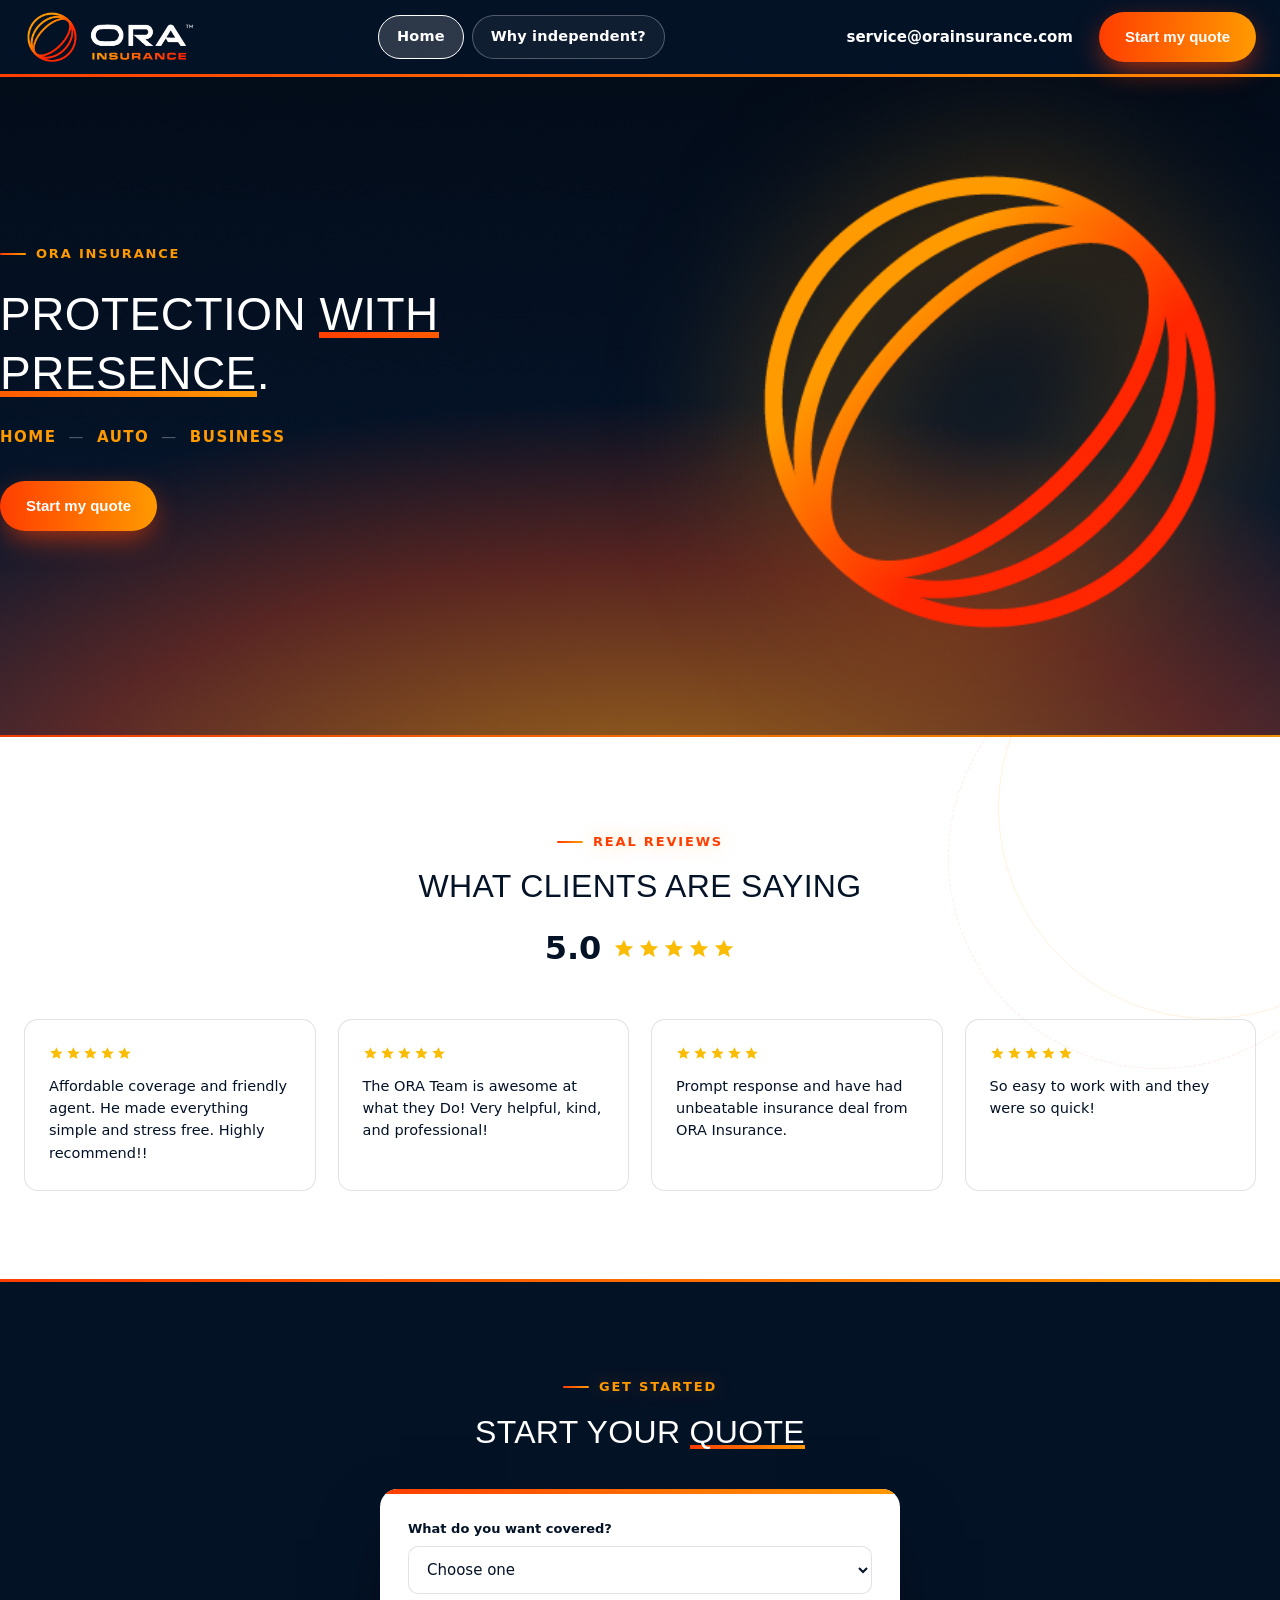
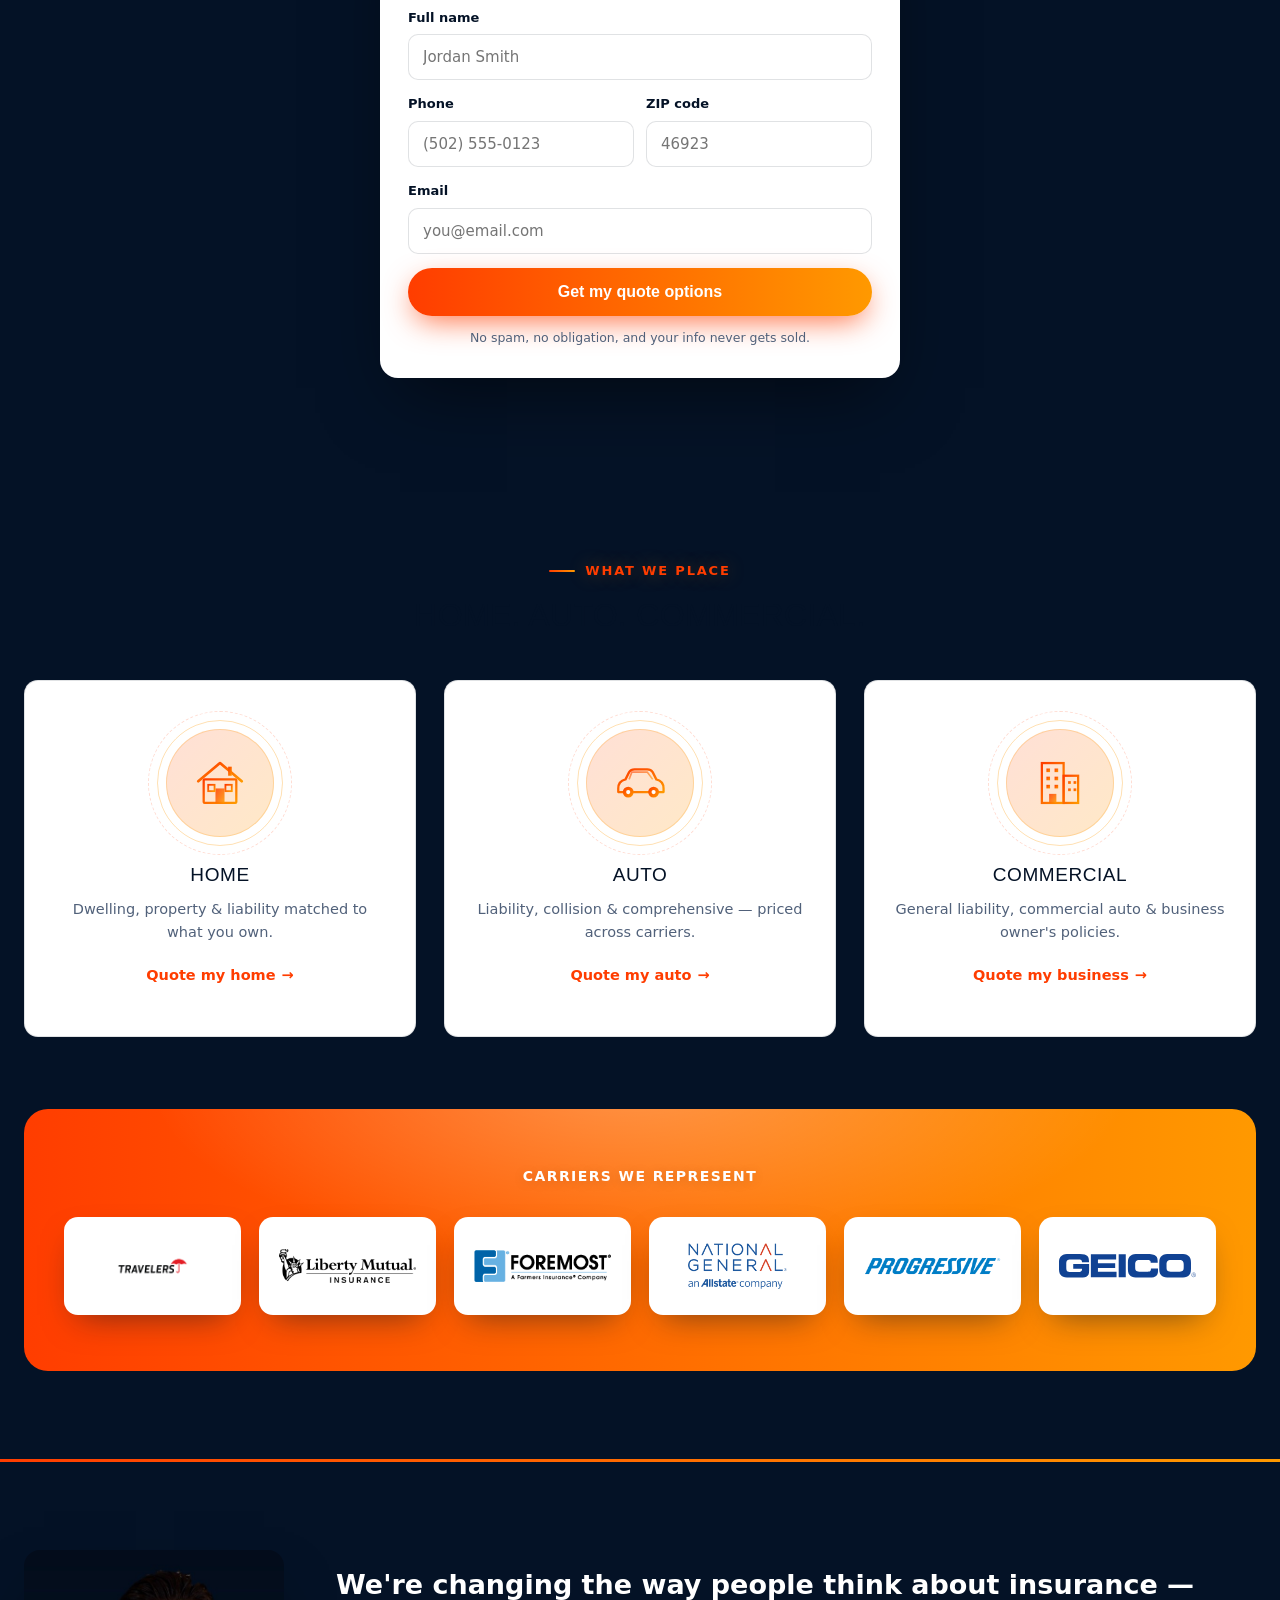
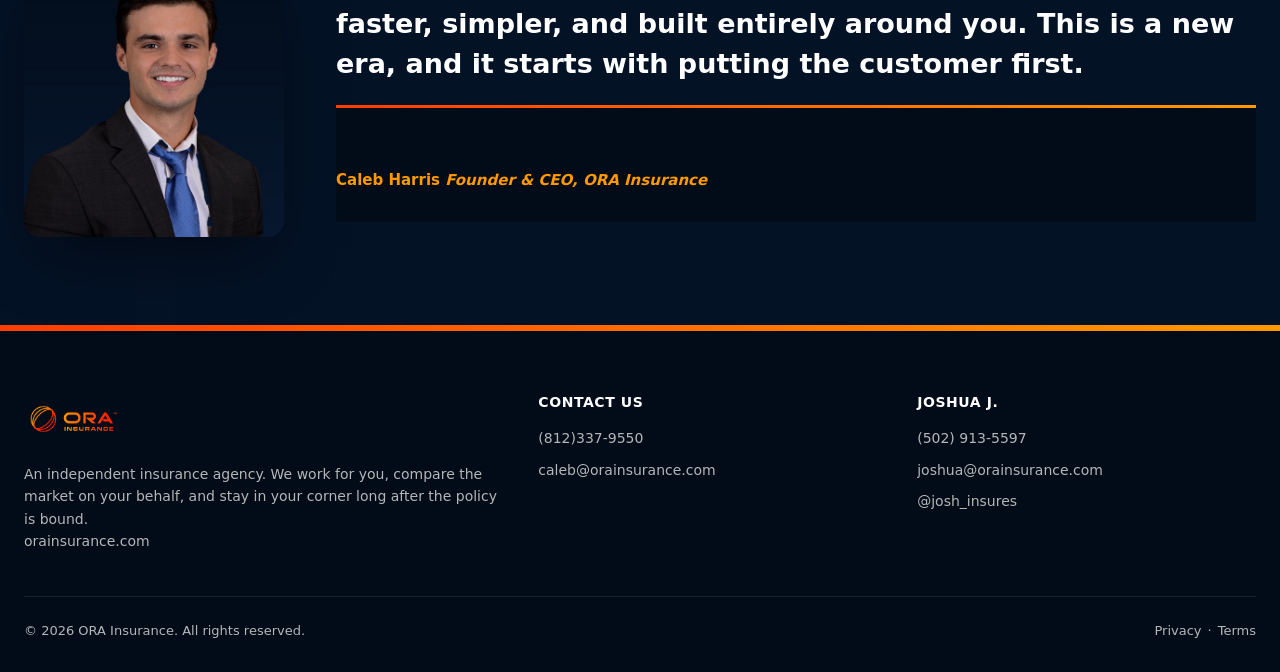
<file: index.html>
<!DOCTYPE html>
<html lang="en">
<head>
<meta charset="UTF-8">
<meta name="viewport" content="width=device-width, initial-scale=1.0">

<meta http-equiv="Content-Security-Policy" content="default-src 'self'; script-src 'self' 'unsafe-inline'; style-src 'self' 'unsafe-inline' https://fonts.googleapis.com; font-src https://fonts.gstatic.com; form-action https://formspree.io; img-src 'self' data:; connect-src https://formspree.io;">

<meta http-equiv="X-Frame-Options" content="SAMEORIGIN">
<meta name="referrer" content="strict-origin-when-cross-origin">
<meta name="keywords" content="ORA Insurance, independent agency, home insurance, auto insurance, commercial insurance">

<title>ORA Insurance | Independent Agency — Home, Auto & Commercial</title>
<meta name="description" content="ORA Insurance is an independent agency. One quick form, multiple top-rated carriers compared, and a real agent in your corner. Start your free quote today.">

<link rel="preconnect" href="https://fonts.googleapis.com">
<link rel="preconnect" href="https://fonts.gstatic.com" crossorigin>
<link href="https://fonts.googleapis.com/css2?family=Michroma&family=Montserrat:ital,wght@0,400;0,500;0,600;0,700;1,400&display=swap" rel="stylesheet">
<link rel="stylesheet" href="css/styles.css">
</head>
<body id="top">

<!-- ======== reusable icon sprite (referenced via <use>, keeps markup out of every star) ======== -->
<svg aria-hidden="true" style="position:absolute;width:0;height:0;overflow:hidden">
  <symbol id="icon-star" viewBox="0 0 24 24" fill="#FBBC04">
    <path d="M12 2l2.9 6.6 7.1.6-5.4 4.7 1.7 7-6.3-3.9L5.7 20l1.7-7-5.4-4.7 7.1-.6z"/>
  </symbol>
</svg>

<!-- ======== NAV ======== -->
<header class="nav">
  <div class="wrap nav-in">
    <a href="#top" class="nav-logo" aria-label="ORA Insurance home"><img src="[data-uri]" alt="ORA Insurance"></a>
    <nav aria-label="Primary">
      <ul class="nav-links" id="nav-list">
        <li><a href="index.html" class="nav-active" aria-current="page">Home</a></li>
        <li><a href="pages/why-independent.html">Why independent?</a></li>
      </ul>
    </nav>
    <div class="nav-actions">
      <a href="mailto:service@orainsurance.com" class="nav-phone">service@orainsurance.com</a>
      <a href="#quote" class="btn btn-sun">Start my quote</a>
      <button class="nav-menu-btn" aria-expanded="false" aria-controls="nav-list" aria-label="Open navigation menu">
        <span></span><span></span><span></span>
      </button>
    </div>
  </div>
</header>

<!-- ======== HERO ======== -->
<section class="hero">
  <div class="wrap hero-in">
    <div>
      <span class="eyebrow">ORA Insurance</span>
      <h1>Protection <span class="lit">with presence</span>.</h1>
      <p class="lob-tags">Home <span>—</span> Auto <span>—</span> Business</p>
      <div class="hero-ctas">
        <a href="#quote" class="btn btn-sun">Start my quote</a>
      </div>
    </div>

    <div class="spin-mark" aria-hidden="true"><img src="[data-uri]" alt=""></div>
  </div>
</section>

<!-- ======== GOOGLE REVIEWS ======== -->
<section class="reviews">
  <div class="wrap center">
    <span class="kicker reveal">Real reviews</span>
    <h2 class="h2 reveal">What clients are saying</h2>
    <div class="reviews-rating reveal">
      <span class="reviews-score">5.0</span>
      <span class="reviews-stars" role="img" aria-label="5 out of 5 stars average rating">
        <svg aria-hidden="true"><use href="#icon-star"></use></svg><svg aria-hidden="true"><use href="#icon-star"></use></svg><svg aria-hidden="true"><use href="#icon-star"></use></svg><svg aria-hidden="true"><use href="#icon-star"></use></svg><svg aria-hidden="true"><use href="#icon-star"></use></svg>
      </span>
    </div>
    <ul class="review-cards">
      <li class="review-card reveal">
        <div class="stars" role="img" aria-label="5 out of 5 stars">
          <svg aria-hidden="true"><use href="#icon-star"></use></svg><svg aria-hidden="true"><use href="#icon-star"></use></svg><svg aria-hidden="true"><use href="#icon-star"></use></svg><svg aria-hidden="true"><use href="#icon-star"></use></svg><svg aria-hidden="true"><use href="#icon-star"></use></svg>
        </div>
        <blockquote><p>Affordable coverage and friendly agent. He made everything simple and stress free. Highly recommend!!</p></blockquote>
      </li>
      <li class="review-card reveal">
        <div class="stars" role="img" aria-label="5 out of 5 stars">
          <svg aria-hidden="true"><use href="#icon-star"></use></svg><svg aria-hidden="true"><use href="#icon-star"></use></svg><svg aria-hidden="true"><use href="#icon-star"></use></svg><svg aria-hidden="true"><use href="#icon-star"></use></svg><svg aria-hidden="true"><use href="#icon-star"></use></svg>
        </div>
        <blockquote><p>The ORA Team is awesome at what they Do! Very helpful, kind, and professional!</p></blockquote>
      </li>
      <li class="review-card reveal">
        <div class="stars" role="img" aria-label="5 out of 5 stars">
          <svg aria-hidden="true"><use href="#icon-star"></use></svg><svg aria-hidden="true"><use href="#icon-star"></use></svg><svg aria-hidden="true"><use href="#icon-star"></use></svg><svg aria-hidden="true"><use href="#icon-star"></use></svg><svg aria-hidden="true"><use href="#icon-star"></use></svg>
        </div>
        <blockquote><p>Prompt response and have had unbeatable insurance deal from ORA Insurance.</p></blockquote>
      </li>
      <li class="review-card reveal">
        <div class="stars" role="img" aria-label="5 out of 5 stars">
          <svg aria-hidden="true"><use href="#icon-star"></use></svg><svg aria-hidden="true"><use href="#icon-star"></use></svg><svg aria-hidden="true"><use href="#icon-star"></use></svg><svg aria-hidden="true"><use href="#icon-star"></use></svg><svg aria-hidden="true"><use href="#icon-star"></use></svg>
        </div>
        <blockquote><p>So easy to work with and they were so quick!</p></blockquote>
      </li>
    </ul>
  </div>
</section>

<hr class="daybreak">

<!-- ======== QUOTE FORM (Formspree) ======== -->
<section id="quote" class="quote-section">
  <div class="wrap center">
    <span class="kicker reveal">Get started</span>
    <h2 class="h2 reveal">Start your <span class="lit">quote</span></h2>
    <div class="quote-card reveal">
      <!-- TODO: Replace YOUR_FORM_ID with your Formspree form ID (formspree.io) -->
      <form id="quoteForm" action="https://formspree.io/f/xykrnvko" method="POST" novalidate>
        <input type="hidden" name="_subject" value="New quote request — orainsurance website">
        <input type="text" name="_gotcha" style="display:none" tabindex="-1" autocomplete="off">
        <div class="field">
          <label for="coverage-type">What do you want covered?</label>
          <select id="coverage-type" name="coverage" required>
            <option value="" disabled selected>Choose one</option>
            <option>Auto</option>
            <option>Home</option>
            <option>Renters</option>
            <option>Auto + Home bundle</option>
            <option>Business</option>
            <option>Something else / multiple</option>
          </select>
        </div>
        <div class="field">
          <label for="name">Full name</label>
          <input id="name" name="name" type="text" autocomplete="name" required placeholder="Jordan Smith">
        </div>
        <div class="field field-row">
          <div>
            <label for="phone">Phone</label>
            <input id="phone" name="phone" type="tel" autocomplete="tel" required placeholder="(502) 555-0123">
          </div>
          <div>
            <label for="zip">ZIP code</label>
            <input id="zip" name="zip" type="text" inputmode="numeric" autocomplete="postal-code" required placeholder="46923">
          </div>
        </div>
        <div class="field">
          <label for="email">Email</label>
          <input id="email" name="email" type="email" autocomplete="email" required placeholder="you@email.com">
        </div>
        <button type="submit" class="btn btn-sun" id="submitBtn">Get my quote options</button>
        <div class="form-note" id="formNote" role="status"></div>
        <p class="fine">No spam, no obligation, and your info never gets sold.</p>
      </form>
    </div>
  </div>
</section>

<!-- ======== COVERAGE ======== -->
<section id="coverage">
  <div class="wrap center">
    <span class="kicker reveal">What we place</span>
    <h2 class="h2 reveal">Home. Auto. Commercial.</h2>
    <ul class="big-cards">
      <li class="big-card reveal">
        <div class="big-card-ic" aria-hidden="true"><svg width="58" height="58" viewBox="0 0 64 64" fill="none">
          <defs><linearGradient id="homeGrad" x1="0" y1="0" x2="1" y2="1"><stop offset="0%" stop-color="#FF3D00"/><stop offset="100%" stop-color="#FF9900"/></linearGradient></defs>
          <path d="M8 30 L32 10 L56 30" stroke="url(#homeGrad)" stroke-width="3" stroke-linecap="round" stroke-linejoin="round"/>
          <rect x="14" y="28" width="36" height="26" rx="1" stroke="url(#homeGrad)" stroke-width="2.5"/>
          <rect x="27" y="38" width="10" height="16" fill="url(#homeGrad)" opacity=".85"/>
          <rect x="19" y="34" width="7" height="7" stroke="url(#homeGrad)" stroke-width="2"/>
          <rect x="38" y="34" width="7" height="7" stroke="url(#homeGrad)" stroke-width="2"/>
          <rect x="41" y="14" width="4" height="10" fill="url(#homeGrad)"/>
        </svg></div>
        <h3>Home</h3>
        <p>Dwelling, property & liability matched to what you own.</p>
        <a class="go" href="#quote">Quote my home <span>→</span></a>
      </li>
      <li class="big-card reveal">
        <div class="big-card-ic" aria-hidden="true"><svg width="58" height="58" viewBox="0 0 64 64" fill="none">
          <defs><linearGradient id="autoGrad" x1="0" y1="0" x2="1" y2="1"><stop offset="0%" stop-color="#FF3D00"/><stop offset="100%" stop-color="#FF9900"/></linearGradient></defs>
          <path d="M8 38 Q8 30 16 28 L20 20 Q22 17 26 17 H40 Q44 17 46 20 L50 28 Q58 30 58 38 V42 H8 Z" stroke="url(#autoGrad)" stroke-width="2.5" stroke-linejoin="round"/>
          <path d="M20 28 L23 20 H40 L46 28" stroke="url(#autoGrad)" stroke-width="1.8" opacity=".6"/>
          <line x1="32" y1="20" x2="32" y2="28" stroke="url(#autoGrad)" stroke-width="1.8" opacity=".6"/>
          <circle cx="19" cy="42" r="6" fill="url(#autoGrad)"/>
          <circle cx="47" cy="42" r="6" fill="url(#autoGrad)"/>
          <circle cx="19" cy="42" r="2.3" fill="#fff"/>
          <circle cx="47" cy="42" r="2.3" fill="#fff"/>
        </svg></div>
        <h3>Auto</h3>
        <p>Liability, collision & comprehensive — priced across carriers.</p>
        <a class="go" href="#quote">Quote my auto <span>→</span></a>
      </li>
      <li class="big-card reveal">
        <div class="big-card-ic" aria-hidden="true"><svg width="58" height="58" viewBox="0 0 64 64" fill="none">
          <defs><linearGradient id="bizGrad" x1="0" y1="0" x2="1" y2="1"><stop offset="0%" stop-color="#FF3D00"/><stop offset="100%" stop-color="#FF9900"/></linearGradient></defs>
          <rect x="12" y="10" width="24" height="44" stroke="url(#bizGrad)" stroke-width="2.5"/>
          <rect x="36" y="24" width="16" height="30" stroke="url(#bizGrad)" stroke-width="2.5"/>
          <rect x="17" y="16" width="4" height="4" fill="url(#bizGrad)"/>
          <rect x="26" y="16" width="4" height="4" fill="url(#bizGrad)"/>
          <rect x="17" y="25" width="4" height="4" fill="url(#bizGrad)"/>
          <rect x="26" y="25" width="4" height="4" fill="url(#bizGrad)"/>
          <rect x="17" y="34" width="4" height="4" fill="url(#bizGrad)"/>
          <rect x="26" y="34" width="4" height="4" fill="url(#bizGrad)"/>
          <rect x="20" y="44" width="8" height="10" fill="url(#bizGrad)" opacity=".85"/>
          <rect x="41" y="30" width="3" height="3" fill="url(#bizGrad)"/>
          <rect x="47" y="30" width="3" height="3" fill="url(#bizGrad)"/>
          <rect x="41" y="38" width="3" height="3" fill="url(#bizGrad)"/>
          <rect x="47" y="38" width="3" height="3" fill="url(#bizGrad)"/>
        </svg></div>
        <h3>Commercial</h3>
        <p>General liability, commercial auto & business owner's policies.</p>
        <a class="go" href="#quote">Quote my business <span>→</span></a>
      </li>
    </ul>

    <div class="carriers">
      <p class="carriers-label">Carriers we represent</p>
      <ul class="carriers-grid">
        <li class="carrier-badge reveal"><img src="[data-uri]" alt="Travelers"></li>
        <li class="carrier-badge reveal"><img src="[data-uri]" alt="Liberty Mutual"></li>
        <li class="carrier-badge reveal"><img src="[data-uri]" alt="Foremost"></li>
        <li class="carrier-badge reveal"><img src="[data-uri]" alt="National General"></li>
        <li class="carrier-badge reveal"><img src="[data-uri]" alt="Progressive"></li>
        <li class="carrier-badge reveal"><svg version="1.1" id="Layer_1" xmlns="http://www.w3.org/2000/svg" xmlns:xlink="http://www.w3.org/1999/xlink" x="0px" y="0px" viewBox="-767.9 466 870.6 150" width="174" height="30" style="enable-background:new -767.9 466 870.6 150;" xml:space="preserve" role="img" aria-label="GEICO"> <style type="text/css">  .st0{fill:#104293;} </style> <title>  GEICO - Insurance </title> <desc>  Created with Sketch. </desc> <g id="Page-1">  <g id="FI-logos-401-405">   <g id="GEICO---Insurance">    <path id="path82" class="st0" d="M-767.9,519.1c0-43,24.1-53.1,64.7-53.1h67.7c51.1,0,58.2,18.4,58.2,47v4.7h-44.2
					c0-14.6-8.3-16.4-22.7-16.4h-48.9c-22.7,0-28.6,5.5-28.6,30.6v18.2c0,25.2,5.9,30.6,28.6,30.6h48c11.8,0,23.5-1.8,23.5-16v-4.3
					h-55.9v-30.4h101v41.8c0,42.2-21.9,44.2-72.6,44.2h-54.1c-40.5,0-64.7-10.1-64.7-53.1V519.1L-767.9,519.1z">    </path>    <polygon id="path86" class="st0" points="-565.4,467.6 -404.8,467.6 -404.8,501.7 -520.4,501.7 -520.4,525.2 -410.9,525.2 
					-410.9,555.6 -520.4,555.6 -520.4,579.1 -402.2,579.1 -402.2,614.4 -565.4,614.4 			">    </polygon>    <polygon id="path88" class="st0" points="-388.6,467.6 -343.6,467.6 -343.6,614.4 -388.6,614.4 			">    </polygon>    <path id="path92" class="st0" d="M-330,519.1c0-43,24.1-53.1,64.7-53.1h52.9c64,0,72.4,13.8,72,55.3h-45v-4.1
					c0-10.5-7.7-13.6-21.1-13.6h-49.1c-23.7,0-28.2,11.2-28.2,29.4v15.8c0,21.3,4.5,29.4,25.8,29.4h48c20.3,0,26.3-2,26.3-20.3h45
					v13.8c0,24.7-8.9,44.2-54.1,44.2h-72.6c-40.5,0-64.7-10.1-64.7-53.1V519.1L-330,519.1z">    </path>    <path id="path96" class="st0" d="M-84.5,548.9c0,21.3,4.5,29.4,25.8,29.4h57.6c21.3,0,25.7-8.1,25.7-29.4v-15.8
					c0-18.2-4.5-29.4-28.2-29.4h-52.7c-23.7,0-28.2,11.2-28.2,29.4V548.9z M-130.7,519.1c0-43,24.1-53.1,64.7-53.1H6.1
					c40.6,0,64.7,10.1,64.7,53.1v43.8c0,43-24.1,53.1-64.7,53.1h-72.2c-40.5,0-64.7-10.1-64.7-53.1V519.1z">    </path>    <path id="path100" class="st0" d="M87.9,597.7c2.3,0,5.8,0.4,5.8-2.9c0-2.5-2.2-2.8-4.2-2.8h-4.6v5.7H87.9z M95.5,606.8h-2.3
					l-4.7-7.5h-3.6v7.5h-2v-16.2h7.1c1.4,0,2.7,0.1,3.9,0.8c1.2,0.7,1.8,2.1,1.8,3.5c0,3.2-2.2,4.4-5.1,4.5L95.5,606.8z M101,598.6
					c0-7-5.7-12.7-12.7-12.7c-7.1,0-12.8,5.7-12.8,12.7c0,7.1,5.7,12.8,12.8,12.8C95.3,611.4,101,605.7,101,598.6L101,598.6z
					 M73.7,598.6c0-8,6.5-14.5,14.6-14.5c8,0,14.5,6.5,14.5,14.5c0,8.1-6.5,14.6-14.5,14.6C80.2,613.2,73.7,606.7,73.7,598.6
					L73.7,598.6z">    </path>   </g>  </g> </g></svg></li>
      </ul>
    </div>
  </div>
</section>

<hr class="daybreak">

<!-- ======== CEO QUOTE ======== -->
<section class="ceo-section">
  <div class="wrap">
    <figure class="ceo-grid">
      <img class="ceo-photo reveal" src="[data-uri]" alt="Caleb Harris, Founder and CEO of ORA Insurance">
      <blockquote class="reveal">
        <p class="ceo-quote-big">We're changing the way people think about insurance &mdash; faster, simpler, and built entirely around you. This is a new era, and it starts with putting the customer first.</p>
        <footer class="ceo-attr">Caleb Harris <cite>Founder &amp; CEO, ORA Insurance</cite></footer>
      </blockquote>
    </figure>
  </div>
</section>

<hr class="daybreak">

<!-- ======== FOOTER ======== -->
<footer>
  <div class="wrap">
    <div class="foot-grid">
      <div>
        <img src="[data-uri]" alt="ORA Insurance">
        <p>An independent insurance agency. We work for you, compare the market on your behalf, and stay in your corner long after the policy is bound.</p>
        <p><a href="https://orainsurance.com" target="_blank" rel="noopener noreferrer">orainsurance.com</a></p>
      </div>
      <address>
        <h4>Contact Us</h4>
        <ul>
          <li><a href="tel:+812337-9550">(812)337-9550</a></li>
          <li><a href="mailto:caleb@orainsurance.com">caleb@orainsurance.com</a></li>
        </ul>
      </address>
      <address>
        <h4>Joshua J.</h4>
        <ul>
          <li><a href="tel:+15029135597">(502) 913-5597</a></li>
          <li><a href="mailto:joshua@orainsurance.com">joshua@orainsurance.com</a></li>
          <li><a href="https://instagram.com/josh_insures" target="_blank" rel="noopener noreferrer">@josh_insures</a></li>
        </ul>
      </address>
    </div>
    <div class="foot-bottom">
      <small>&copy; 2026 ORA Insurance. All rights reserved.</small>
      <nav aria-label="Legal">
        <a href="pages/privacy.html">Privacy</a> · <a href="pages/terms.html">Terms</a> 
      </nav>
    </div>
  </div>
</footer>

<!-- ======== MOBILE STICKY CTA ======== -->
<div class="sticky-cta">
  <b>Free quote, ~2 minutes</b>
  <a href="#quote" class="btn btn-sun">Start now</a>
</div>

<script>
// Hamburger menu toggle
const menuBtn = document.querySelector('.nav-menu-btn');
const navList = document.getElementById('nav-list');
menuBtn.addEventListener('click', () => {
  const isOpen = navList.classList.toggle('open');
  menuBtn.setAttribute('aria-expanded', isOpen);
});
document.addEventListener('click', (e) => {
  if (!e.target.closest('.nav-in')) {
    navList.classList.remove('open');
    menuBtn.setAttribute('aria-expanded', 'false');
  }
});

// Formspree AJAX submit with inline success state
const form = document.getElementById('quoteForm');
const note = document.getElementById('formNote');
const btn = document.getElementById('submitBtn');
form.addEventListener('submit', async (e) => {
  e.preventDefault();
  if (!form.reportValidity()) return;
  btn.disabled = true; btn.textContent = 'Sending…';
  note.className = 'form-note';
  try {
    const res = await fetch(form.action, {
      method: 'POST',
      body: new FormData(form),
      headers: { 'Accept': 'application/json' }
    });
    if (res.ok) {
      form.reset();
      note.textContent = "Got it! Your request is in — expect to hear from us shortly with your options.";
      note.className = 'form-note ok';
      btn.textContent = 'Request sent ✓';
    } else { throw new Error(); }
  } catch {
    note.textContent = "That didn't go through. Please try again, or call us directly.";
    note.className = 'form-note err';
    btn.disabled = false; btn.textContent = 'Get my quote options';
  }
});

// scroll reveal
const io = new IntersectionObserver((entries) => {
  entries.forEach(en => { if (en.isIntersecting) { en.target.classList.add('in'); io.unobserve(en.target); } });
}, { threshold: 0.12 });
document.querySelectorAll('.reveal').forEach(el => io.observe(el));
</script>
</body>
</html>
</file>
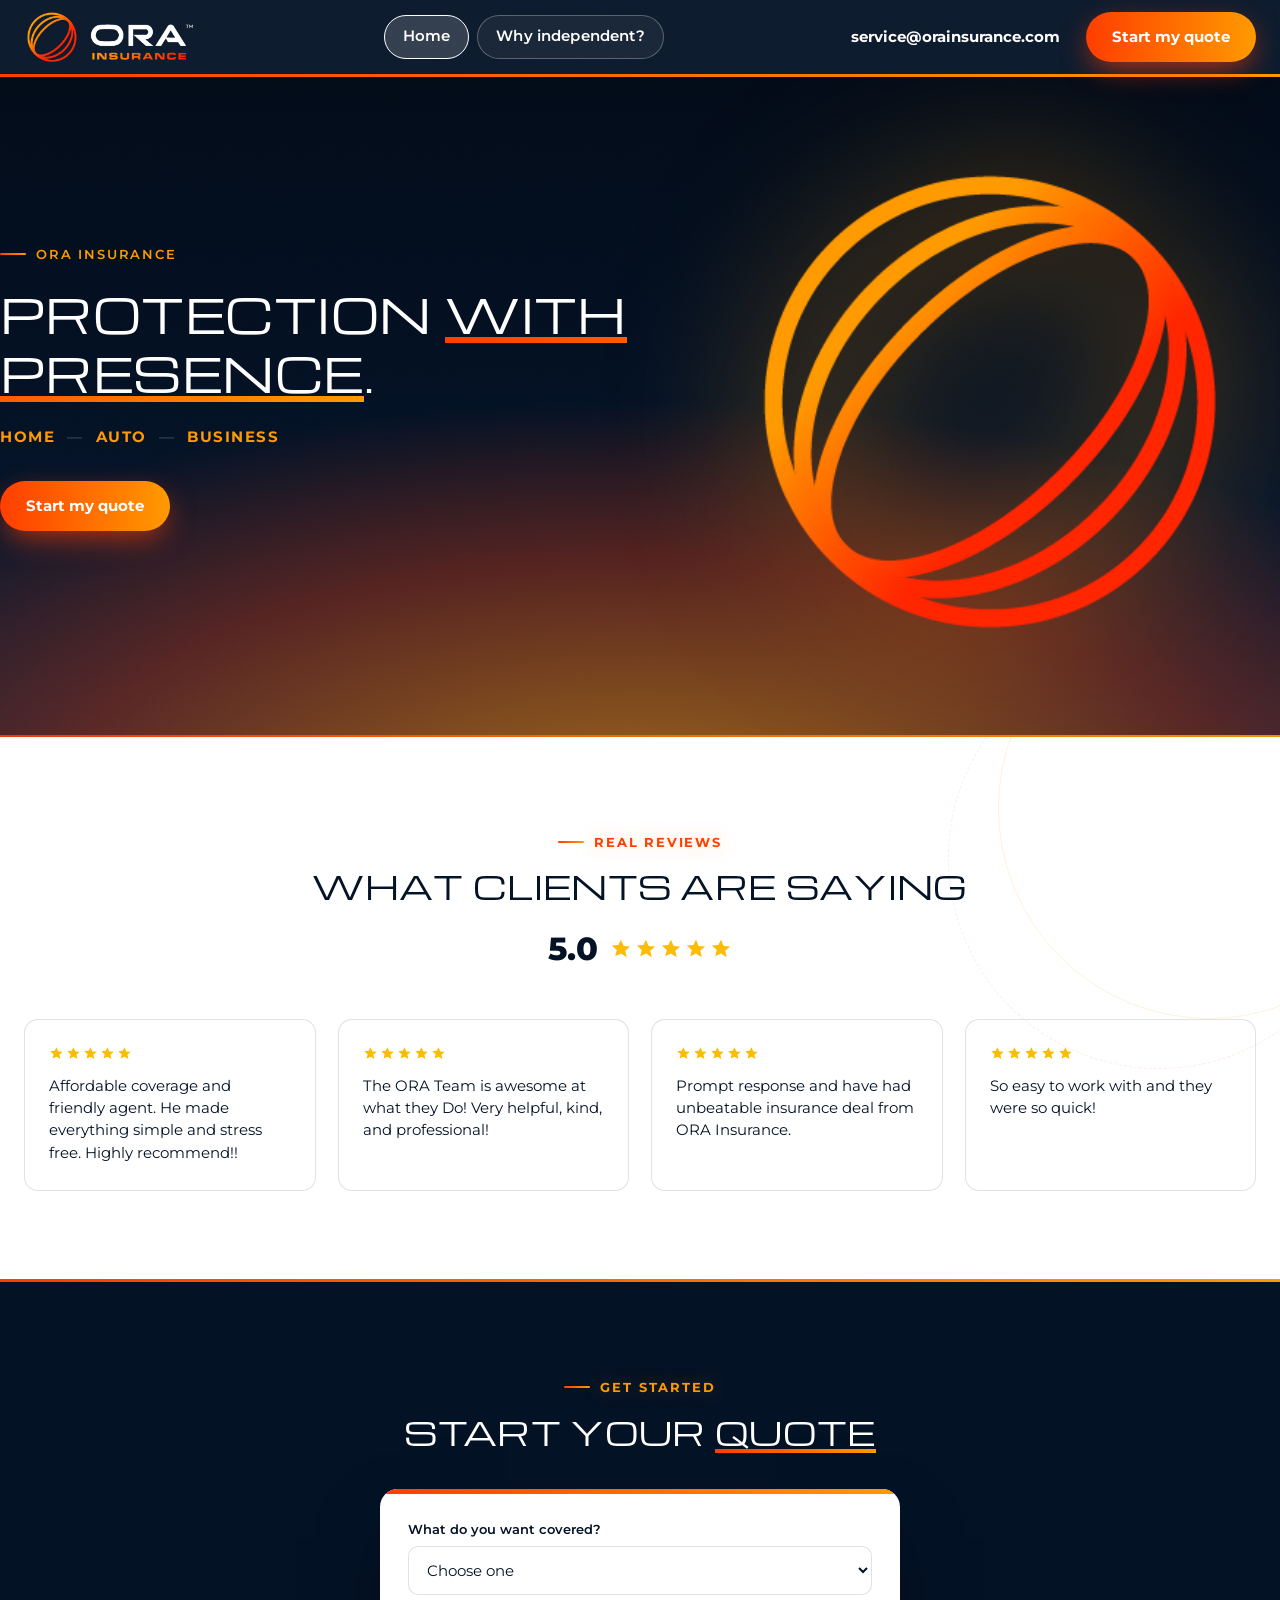
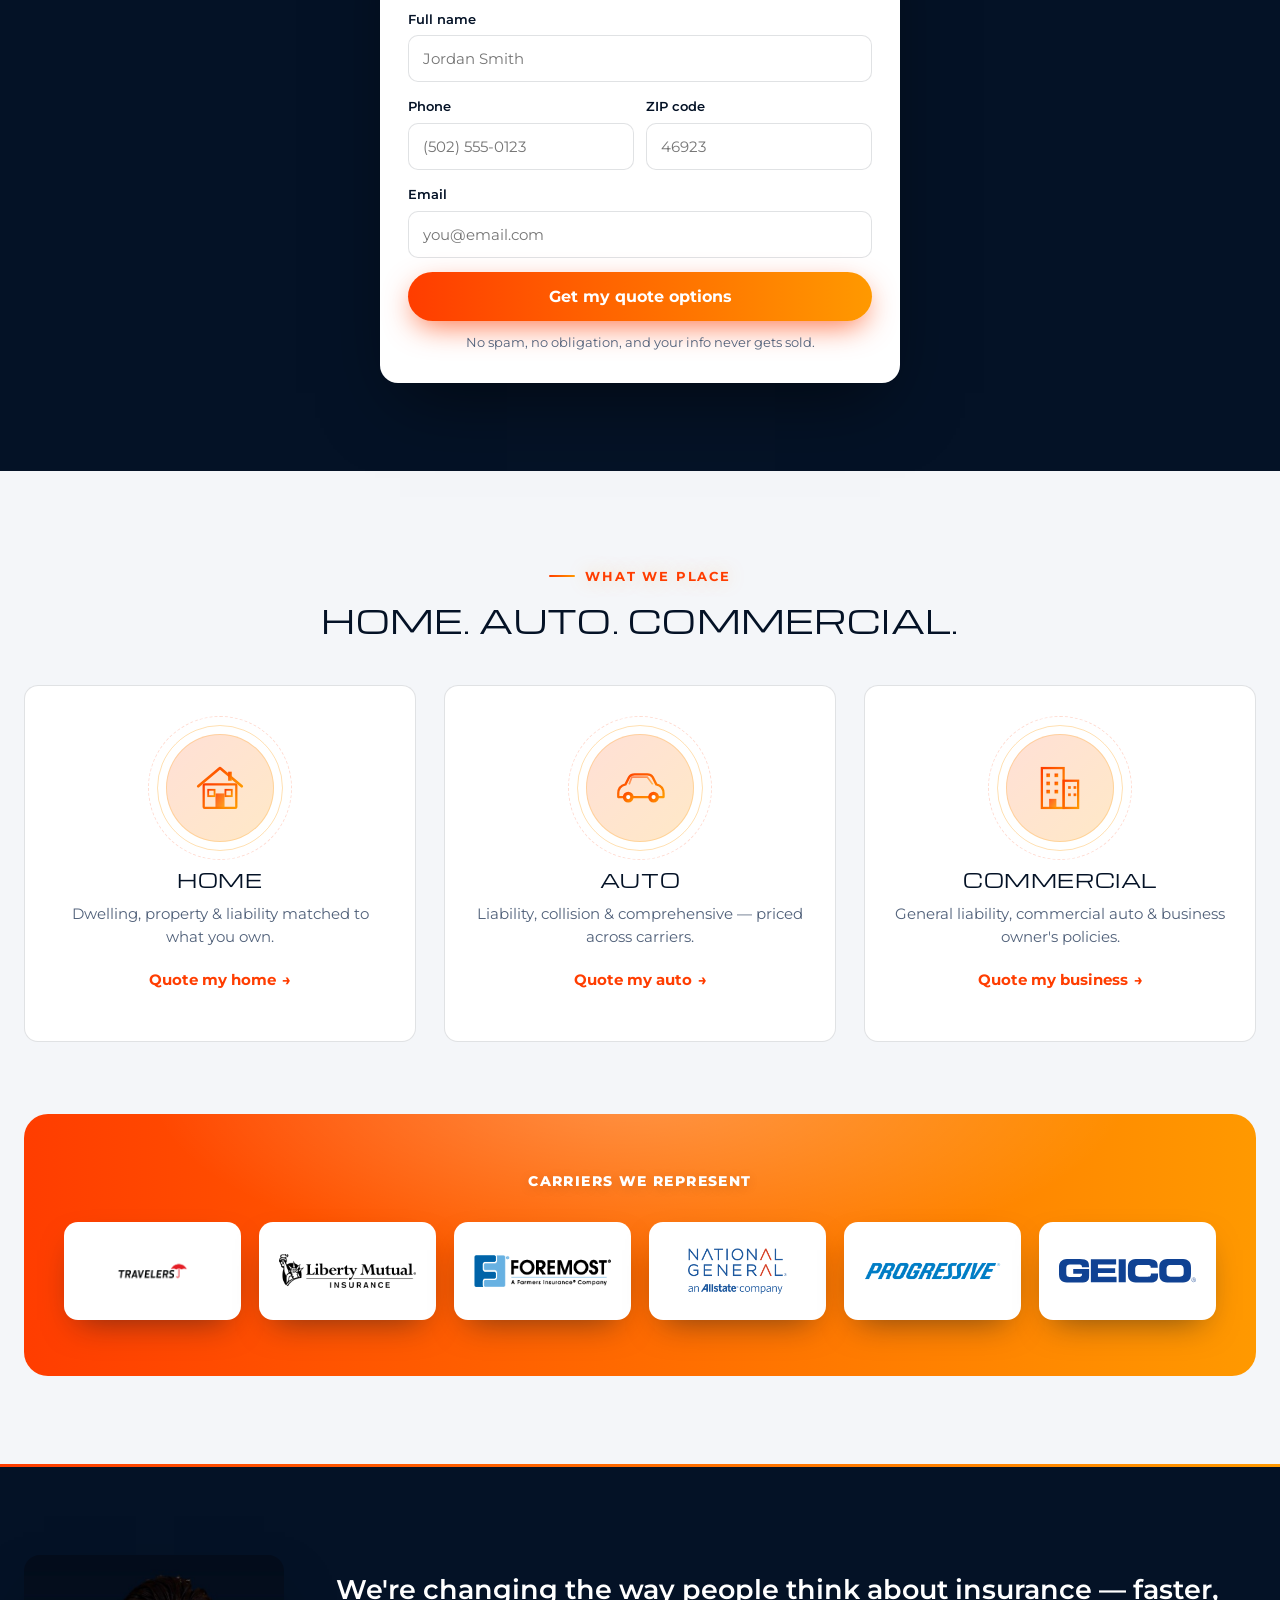
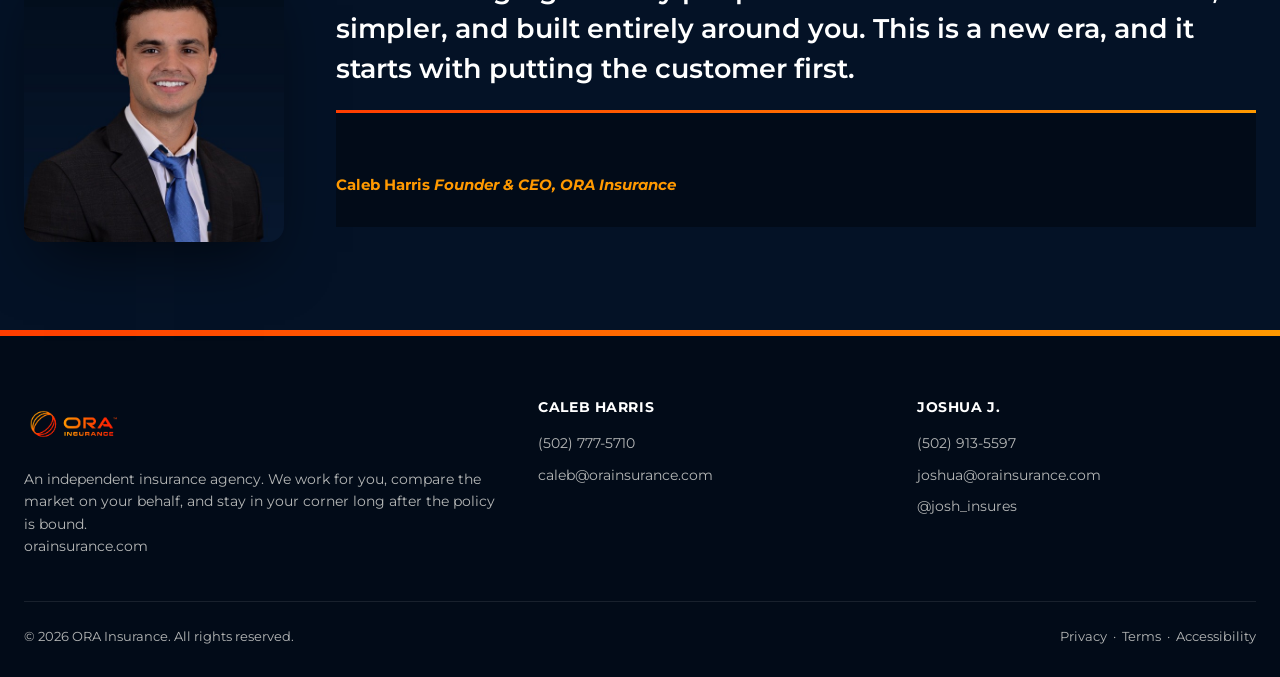
<file: pages/index.html>
<!DOCTYPE html>
<html lang="en">
<head>
<meta charset="UTF-8">
<meta name="viewport" content="width=device-width, initial-scale=1.0">
<meta name="keywords" content="ORA Insurance, independent agency, home insurance, auto insurance, commercial insurance">
<title>ORA Insurance | Independent Agency — Home, Auto & Commercial</title>
<meta name="description" content="ORA Insurance is an independent agency. One quick form, multiple top-rated carriers compared, and a real agent in your corner. Start your free quote today.">
<link rel="preconnect" href="https://fonts.googleapis.com">
<link rel="preconnect" href="https://fonts.gstatic.com" crossorigin>
<link href="https://fonts.googleapis.com/css2?family=Michroma&family=Montserrat:ital,wght@0,400;0,500;0,600;0,700;1,400&display=swap" rel="stylesheet">
<link rel="stylesheet" href="../styles/styles.css">
</head>
<body id="top">

<!-- ======== reusable icon sprite (referenced via <use>, keeps markup out of every star) ======== -->
<svg aria-hidden="true" style="position:absolute;width:0;height:0;overflow:hidden">
  <symbol id="icon-star" viewBox="0 0 24 24" fill="#FBBC04">
    <path d="M12 2l2.9 6.6 7.1.6-5.4 4.7 1.7 7-6.3-3.9L5.7 20l1.7-7-5.4-4.7 7.1-.6z"/>
  </symbol>
</svg>

<!-- ======== NAV ======== -->
<header class="nav">
  <div class="wrap nav-in">
    <a href="#top" class="nav-logo" aria-label="ORA Insurance home"><img src="[data-uri]" alt="ORA Insurance"></a>
    <nav aria-label="Primary">
      <ul class="nav-links" id="nav-list">
        <li><a href="index.html" class="nav-active" aria-current="page">Home</a></li>
        <li><a href="why-independent.html">Why independent?</a></li>
      </ul>
    </nav>
    <div class="nav-actions">
      <a href="mailto:service@orainsurance.com" class="nav-phone">service@orainsurance.com</a>
      <a href="#quote" class="btn btn-sun">Start my quote</a>
      <button class="nav-menu-btn" aria-expanded="false" aria-controls="nav-list" aria-label="Open navigation menu">
        <span></span><span></span><span></span>
      </button>
    </div>
  </div>
</header>

<!-- ======== HERO ======== -->
<section class="hero">
  <div class="wrap hero-in">
    <div>
      <span class="eyebrow">ORA Insurance</span>
      <h1>Protection <span class="lit">with presence</span>.</h1>
      <p class="lob-tags">Home <span>—</span> Auto <span>—</span> Business</p>
      <div class="hero-ctas">
        <a href="#quote" class="btn btn-sun">Start my quote</a>
      </div>
    </div>

    <div class="spin-mark" aria-hidden="true"><img src="[data-uri]" alt=""></div>
  </div>
</section>

<!-- ======== GOOGLE REVIEWS ======== -->
<section class="reviews">
  <div class="wrap center">
    <span class="kicker reveal">Real reviews</span>
    <h2 class="h2 reveal">What clients are saying</h2>
    <div class="reviews-rating reveal">
      <span class="reviews-score">5.0</span>
      <span class="reviews-stars" role="img" aria-label="5 out of 5 stars average rating">
        <svg aria-hidden="true"><use href="#icon-star"></use></svg><svg aria-hidden="true"><use href="#icon-star"></use></svg><svg aria-hidden="true"><use href="#icon-star"></use></svg><svg aria-hidden="true"><use href="#icon-star"></use></svg><svg aria-hidden="true"><use href="#icon-star"></use></svg>
      </span>
    </div>
    <ul class="review-cards">
      <li class="review-card reveal">
        <div class="stars" role="img" aria-label="5 out of 5 stars">
          <svg aria-hidden="true"><use href="#icon-star"></use></svg><svg aria-hidden="true"><use href="#icon-star"></use></svg><svg aria-hidden="true"><use href="#icon-star"></use></svg><svg aria-hidden="true"><use href="#icon-star"></use></svg><svg aria-hidden="true"><use href="#icon-star"></use></svg>
        </div>
        <blockquote><p>Affordable coverage and friendly agent. He made everything simple and stress free. Highly recommend!!</p></blockquote>
      </li>
      <li class="review-card reveal">
        <div class="stars" role="img" aria-label="5 out of 5 stars">
          <svg aria-hidden="true"><use href="#icon-star"></use></svg><svg aria-hidden="true"><use href="#icon-star"></use></svg><svg aria-hidden="true"><use href="#icon-star"></use></svg><svg aria-hidden="true"><use href="#icon-star"></use></svg><svg aria-hidden="true"><use href="#icon-star"></use></svg>
        </div>
        <blockquote><p>The ORA Team is awesome at what they Do! Very helpful, kind, and professional!</p></blockquote>
      </li>
      <li class="review-card reveal">
        <div class="stars" role="img" aria-label="5 out of 5 stars">
          <svg aria-hidden="true"><use href="#icon-star"></use></svg><svg aria-hidden="true"><use href="#icon-star"></use></svg><svg aria-hidden="true"><use href="#icon-star"></use></svg><svg aria-hidden="true"><use href="#icon-star"></use></svg><svg aria-hidden="true"><use href="#icon-star"></use></svg>
        </div>
        <blockquote><p>Prompt response and have had unbeatable insurance deal from ORA Insurance.</p></blockquote>
      </li>
      <li class="review-card reveal">
        <div class="stars" role="img" aria-label="5 out of 5 stars">
          <svg aria-hidden="true"><use href="#icon-star"></use></svg><svg aria-hidden="true"><use href="#icon-star"></use></svg><svg aria-hidden="true"><use href="#icon-star"></use></svg><svg aria-hidden="true"><use href="#icon-star"></use></svg><svg aria-hidden="true"><use href="#icon-star"></use></svg>
        </div>
        <blockquote><p>So easy to work with and they were so quick!</p></blockquote>
      </li>
    </ul>
  </div>
</section>

<hr class="daybreak">

<!-- ======== QUOTE FORM (Formspree) ======== -->
<section id="quote" class="quote-section">
  <div class="wrap center">
    <span class="kicker reveal">Get started</span>
    <h2 class="h2 reveal">Start your <span class="lit">quote</span></h2>
    <div class="quote-card reveal">
      <!-- TODO: Replace YOUR_FORM_ID with your Formspree form ID (formspree.io) -->
      <form id="quoteForm" action="https://formspree.io/f/xykrnvko" method="POST" novalidate>
        <input type="hidden" name="_subject" value="New quote request — orainsurance website">
        <input type="text" name="_gotcha" style="display:none" tabindex="-1" autocomplete="off">
        <div class="field">
          <label for="coverage-type">What do you want covered?</label>
          <select id="coverage-type" name="coverage" required>
            <option value="" disabled selected>Choose one</option>
            <option>Auto</option>
            <option>Home</option>
            <option>Renters</option>
            <option>Auto + Home bundle</option>
            <option>Business</option>
            <option>Something else / multiple</option>
          </select>
        </div>
        <div class="field">
          <label for="name">Full name</label>
          <input id="name" name="name" type="text" autocomplete="name" required placeholder="Jordan Smith">
        </div>
        <div class="field field-row">
          <div>
            <label for="phone">Phone</label>
            <input id="phone" name="phone" type="tel" autocomplete="tel" required placeholder="(502) 555-0123">
          </div>
          <div>
            <label for="zip">ZIP code</label>
            <input id="zip" name="zip" type="text" inputmode="numeric" autocomplete="postal-code" required placeholder="46923">
          </div>
        </div>
        <div class="field">
          <label for="email">Email</label>
          <input id="email" name="email" type="email" autocomplete="email" required placeholder="you@email.com">
        </div>
        <button type="submit" class="btn btn-sun" id="submitBtn">Get my quote options</button>
        <div class="form-note" id="formNote" role="status"></div>
        <p class="fine">No spam, no obligation, and your info never gets sold.</p>
      </form>
    </div>
  </div>
</section>

<!-- ======== COVERAGE ======== -->
<section id="coverage">
  <div class="wrap center">
    <span class="kicker reveal">What we place</span>
    <h2 class="h2 reveal">Home. Auto. Commercial.</h2>
    <ul class="big-cards">
      <li class="big-card reveal">
        <div class="big-card-ic" aria-hidden="true"><svg width="58" height="58" viewBox="0 0 64 64" fill="none">
          <defs><linearGradient id="homeGrad" x1="0" y1="0" x2="1" y2="1"><stop offset="0%" stop-color="#FF3D00"/><stop offset="100%" stop-color="#FF9900"/></linearGradient></defs>
          <path d="M8 30 L32 10 L56 30" stroke="url(#homeGrad)" stroke-width="3" stroke-linecap="round" stroke-linejoin="round"/>
          <rect x="14" y="28" width="36" height="26" rx="1" stroke="url(#homeGrad)" stroke-width="2.5"/>
          <rect x="27" y="38" width="10" height="16" fill="url(#homeGrad)" opacity=".85"/>
          <rect x="19" y="34" width="7" height="7" stroke="url(#homeGrad)" stroke-width="2"/>
          <rect x="38" y="34" width="7" height="7" stroke="url(#homeGrad)" stroke-width="2"/>
          <rect x="41" y="14" width="4" height="10" fill="url(#homeGrad)"/>
        </svg></div>
        <h3>Home</h3>
        <p>Dwelling, property & liability matched to what you own.</p>
        <a class="go" href="#quote">Quote my home <span>→</span></a>
      </li>
      <li class="big-card reveal">
        <div class="big-card-ic" aria-hidden="true"><svg width="58" height="58" viewBox="0 0 64 64" fill="none">
          <defs><linearGradient id="autoGrad" x1="0" y1="0" x2="1" y2="1"><stop offset="0%" stop-color="#FF3D00"/><stop offset="100%" stop-color="#FF9900"/></linearGradient></defs>
          <path d="M8 38 Q8 30 16 28 L20 20 Q22 17 26 17 H40 Q44 17 46 20 L50 28 Q58 30 58 38 V42 H8 Z" stroke="url(#autoGrad)" stroke-width="2.5" stroke-linejoin="round"/>
          <path d="M20 28 L23 20 H40 L46 28" stroke="url(#autoGrad)" stroke-width="1.8" opacity=".6"/>
          <line x1="32" y1="20" x2="32" y2="28" stroke="url(#autoGrad)" stroke-width="1.8" opacity=".6"/>
          <circle cx="19" cy="42" r="6" fill="url(#autoGrad)"/>
          <circle cx="47" cy="42" r="6" fill="url(#autoGrad)"/>
          <circle cx="19" cy="42" r="2.3" fill="#fff"/>
          <circle cx="47" cy="42" r="2.3" fill="#fff"/>
        </svg></div>
        <h3>Auto</h3>
        <p>Liability, collision & comprehensive — priced across carriers.</p>
        <a class="go" href="#quote">Quote my auto <span>→</span></a>
      </li>
      <li class="big-card reveal">
        <div class="big-card-ic" aria-hidden="true"><svg width="58" height="58" viewBox="0 0 64 64" fill="none">
          <defs><linearGradient id="bizGrad" x1="0" y1="0" x2="1" y2="1"><stop offset="0%" stop-color="#FF3D00"/><stop offset="100%" stop-color="#FF9900"/></linearGradient></defs>
          <rect x="12" y="10" width="24" height="44" stroke="url(#bizGrad)" stroke-width="2.5"/>
          <rect x="36" y="24" width="16" height="30" stroke="url(#bizGrad)" stroke-width="2.5"/>
          <rect x="17" y="16" width="4" height="4" fill="url(#bizGrad)"/>
          <rect x="26" y="16" width="4" height="4" fill="url(#bizGrad)"/>
          <rect x="17" y="25" width="4" height="4" fill="url(#bizGrad)"/>
          <rect x="26" y="25" width="4" height="4" fill="url(#bizGrad)"/>
          <rect x="17" y="34" width="4" height="4" fill="url(#bizGrad)"/>
          <rect x="26" y="34" width="4" height="4" fill="url(#bizGrad)"/>
          <rect x="20" y="44" width="8" height="10" fill="url(#bizGrad)" opacity=".85"/>
          <rect x="41" y="30" width="3" height="3" fill="url(#bizGrad)"/>
          <rect x="47" y="30" width="3" height="3" fill="url(#bizGrad)"/>
          <rect x="41" y="38" width="3" height="3" fill="url(#bizGrad)"/>
          <rect x="47" y="38" width="3" height="3" fill="url(#bizGrad)"/>
        </svg></div>
        <h3>Commercial</h3>
        <p>General liability, commercial auto & business owner's policies.</p>
        <a class="go" href="#quote">Quote my business <span>→</span></a>
      </li>
    </ul>

    <div class="carriers">
      <p class="carriers-label">Carriers we represent</p>
      <ul class="carriers-grid">
        <li class="carrier-badge reveal"><img src="[data-uri]" alt="Travelers"></li>
        <li class="carrier-badge reveal"><img src="[data-uri]" alt="Liberty Mutual"></li>
        <li class="carrier-badge reveal"><img src="[data-uri]" alt="Foremost"></li>
        <li class="carrier-badge reveal"><img src="[data-uri]" alt="National General"></li>
        <li class="carrier-badge reveal"><img src="[data-uri]" alt="Progressive"></li>
        <li class="carrier-badge reveal"><svg version="1.1" id="Layer_1" xmlns="http://www.w3.org/2000/svg" xmlns:xlink="http://www.w3.org/1999/xlink" x="0px" y="0px" viewBox="-767.9 466 870.6 150" width="174" height="30" style="enable-background:new -767.9 466 870.6 150;" xml:space="preserve" role="img" aria-label="GEICO"> <style type="text/css">  .st0{fill:#104293;} </style> <title>  GEICO - Insurance </title> <desc>  Created with Sketch. </desc> <g id="Page-1">  <g id="FI-logos-401-405">   <g id="GEICO---Insurance">    <path id="path82" class="st0" d="M-767.9,519.1c0-43,24.1-53.1,64.7-53.1h67.7c51.1,0,58.2,18.4,58.2,47v4.7h-44.2
					c0-14.6-8.3-16.4-22.7-16.4h-48.9c-22.7,0-28.6,5.5-28.6,30.6v18.2c0,25.2,5.9,30.6,28.6,30.6h48c11.8,0,23.5-1.8,23.5-16v-4.3
					h-55.9v-30.4h101v41.8c0,42.2-21.9,44.2-72.6,44.2h-54.1c-40.5,0-64.7-10.1-64.7-53.1V519.1L-767.9,519.1z">    </path>    <polygon id="path86" class="st0" points="-565.4,467.6 -404.8,467.6 -404.8,501.7 -520.4,501.7 -520.4,525.2 -410.9,525.2 
					-410.9,555.6 -520.4,555.6 -520.4,579.1 -402.2,579.1 -402.2,614.4 -565.4,614.4 			">    </polygon>    <polygon id="path88" class="st0" points="-388.6,467.6 -343.6,467.6 -343.6,614.4 -388.6,614.4 			">    </polygon>    <path id="path92" class="st0" d="M-330,519.1c0-43,24.1-53.1,64.7-53.1h52.9c64,0,72.4,13.8,72,55.3h-45v-4.1
					c0-10.5-7.7-13.6-21.1-13.6h-49.1c-23.7,0-28.2,11.2-28.2,29.4v15.8c0,21.3,4.5,29.4,25.8,29.4h48c20.3,0,26.3-2,26.3-20.3h45
					v13.8c0,24.7-8.9,44.2-54.1,44.2h-72.6c-40.5,0-64.7-10.1-64.7-53.1V519.1L-330,519.1z">    </path>    <path id="path96" class="st0" d="M-84.5,548.9c0,21.3,4.5,29.4,25.8,29.4h57.6c21.3,0,25.7-8.1,25.7-29.4v-15.8
					c0-18.2-4.5-29.4-28.2-29.4h-52.7c-23.7,0-28.2,11.2-28.2,29.4V548.9z M-130.7,519.1c0-43,24.1-53.1,64.7-53.1H6.1
					c40.6,0,64.7,10.1,64.7,53.1v43.8c0,43-24.1,53.1-64.7,53.1h-72.2c-40.5,0-64.7-10.1-64.7-53.1V519.1z">    </path>    <path id="path100" class="st0" d="M87.9,597.7c2.3,0,5.8,0.4,5.8-2.9c0-2.5-2.2-2.8-4.2-2.8h-4.6v5.7H87.9z M95.5,606.8h-2.3
					l-4.7-7.5h-3.6v7.5h-2v-16.2h7.1c1.4,0,2.7,0.1,3.9,0.8c1.2,0.7,1.8,2.1,1.8,3.5c0,3.2-2.2,4.4-5.1,4.5L95.5,606.8z M101,598.6
					c0-7-5.7-12.7-12.7-12.7c-7.1,0-12.8,5.7-12.8,12.7c0,7.1,5.7,12.8,12.8,12.8C95.3,611.4,101,605.7,101,598.6L101,598.6z
					 M73.7,598.6c0-8,6.5-14.5,14.6-14.5c8,0,14.5,6.5,14.5,14.5c0,8.1-6.5,14.6-14.5,14.6C80.2,613.2,73.7,606.7,73.7,598.6
					L73.7,598.6z">    </path>   </g>  </g> </g></svg></li>
      </ul>
    </div>
  </div>
</section>

<hr class="daybreak">

<!-- ======== CEO QUOTE ======== -->
<section class="ceo-section">
  <div class="wrap">
    <figure class="ceo-grid">
      <img class="ceo-photo reveal" src="[data-uri]" alt="Caleb Harris, Founder and CEO of ORA Insurance">
      <blockquote class="reveal">
        <p class="ceo-quote-big">We're changing the way people think about insurance &mdash; faster, simpler, and built entirely around you. This is a new era, and it starts with putting the customer first.</p>
        <footer class="ceo-attr">Caleb Harris <cite>Founder &amp; CEO, ORA Insurance</cite></footer>
      </blockquote>
    </figure>
  </div>
</section>

<hr class="daybreak">

<!-- ======== FOOTER ======== -->
<footer>
  <div class="wrap">
    <div class="foot-grid">
      <div>
        <img src="[data-uri]" alt="ORA Insurance">
        <p>An independent insurance agency. We work for you, compare the market on your behalf, and stay in your corner long after the policy is bound.</p>
        <p><a href="https://orainsurance.com">orainsurance.com</a></p>
      </div>
      <address>
        <h4>Caleb Harris</h4>
        <ul>
          <li><a href="tel:+15027775710">(502) 777-5710</a></li>
          <li><a href="mailto:caleb@orainsurance.com">caleb@orainsurance.com</a></li>
        </ul>
      </address>
      <address>
        <h4>Joshua J.</h4>
        <ul>
          <li><a href="tel:+15029135597">(502) 913-5597</a></li>
          <li><a href="mailto:joshua@orainsurance.com">joshua@orainsurance.com</a></li>
          <li><a href="https://instagram.com/josh_insures" target="_blank" rel="noopener">@josh_insures</a></li>
        </ul>
      </address>
    </div>
    <div class="foot-bottom">
      <small>&copy; 2026 ORA Insurance. All rights reserved.</small>
      <nav aria-label="Legal">
        <a href="pages/privacy.html">Privacy</a> · <a href="pages/terms.html">Terms</a> · <a href="pages/accessibility.html">Accessibility</a>
      </nav>
    </div>
  </div>
</footer>

<!-- ======== MOBILE STICKY CTA ======== -->
<div class="sticky-cta">
  <b>Free quote, ~2 minutes</b>
  <a href="#quote" class="btn btn-sun">Start now</a>
</div>

<script>
// Hamburger menu toggle
const menuBtn = document.querySelector('.nav-menu-btn');
const navList = document.getElementById('nav-list');
menuBtn.addEventListener('click', () => {
  const isOpen = navList.classList.toggle('open');
  menuBtn.setAttribute('aria-expanded', isOpen);
});
document.addEventListener('click', (e) => {
  if (!e.target.closest('.nav-in')) {
    navList.classList.remove('open');
    menuBtn.setAttribute('aria-expanded', 'false');
  }
});

// Formspree AJAX submit with inline success state
const form = document.getElementById('quoteForm');
const note = document.getElementById('formNote');
const btn = document.getElementById('submitBtn');
form.addEventListener('submit', async (e) => {
  e.preventDefault();
  if (!form.reportValidity()) return;
  btn.disabled = true; btn.textContent = 'Sending…';
  note.className = 'form-note';
  try {
    const res = await fetch(form.action, {
      method: 'POST',
      body: new FormData(form),
      headers: { 'Accept': 'application/json' }
    });
    if (res.ok) {
      form.reset();
      note.textContent = "Got it! Your request is in — expect to hear from us shortly with your options.";
      note.className = 'form-note ok';
      btn.textContent = 'Request sent ✓';
    } else { throw new Error(); }
  } catch {
    note.textContent = "That didn't go through. Please try again, or call us directly.";
    note.className = 'form-note err';
    btn.disabled = false; btn.textContent = 'Get my quote options';
  }
});

// scroll reveal
const io = new IntersectionObserver((entries) => {
  entries.forEach(en => { if (en.isIntersecting) { en.target.classList.add('in'); io.unobserve(en.target); } });
}, { threshold: 0.12 });
document.querySelectorAll('.reveal').forEach(el => io.observe(el));
</script>
</body>
</html>
</file>
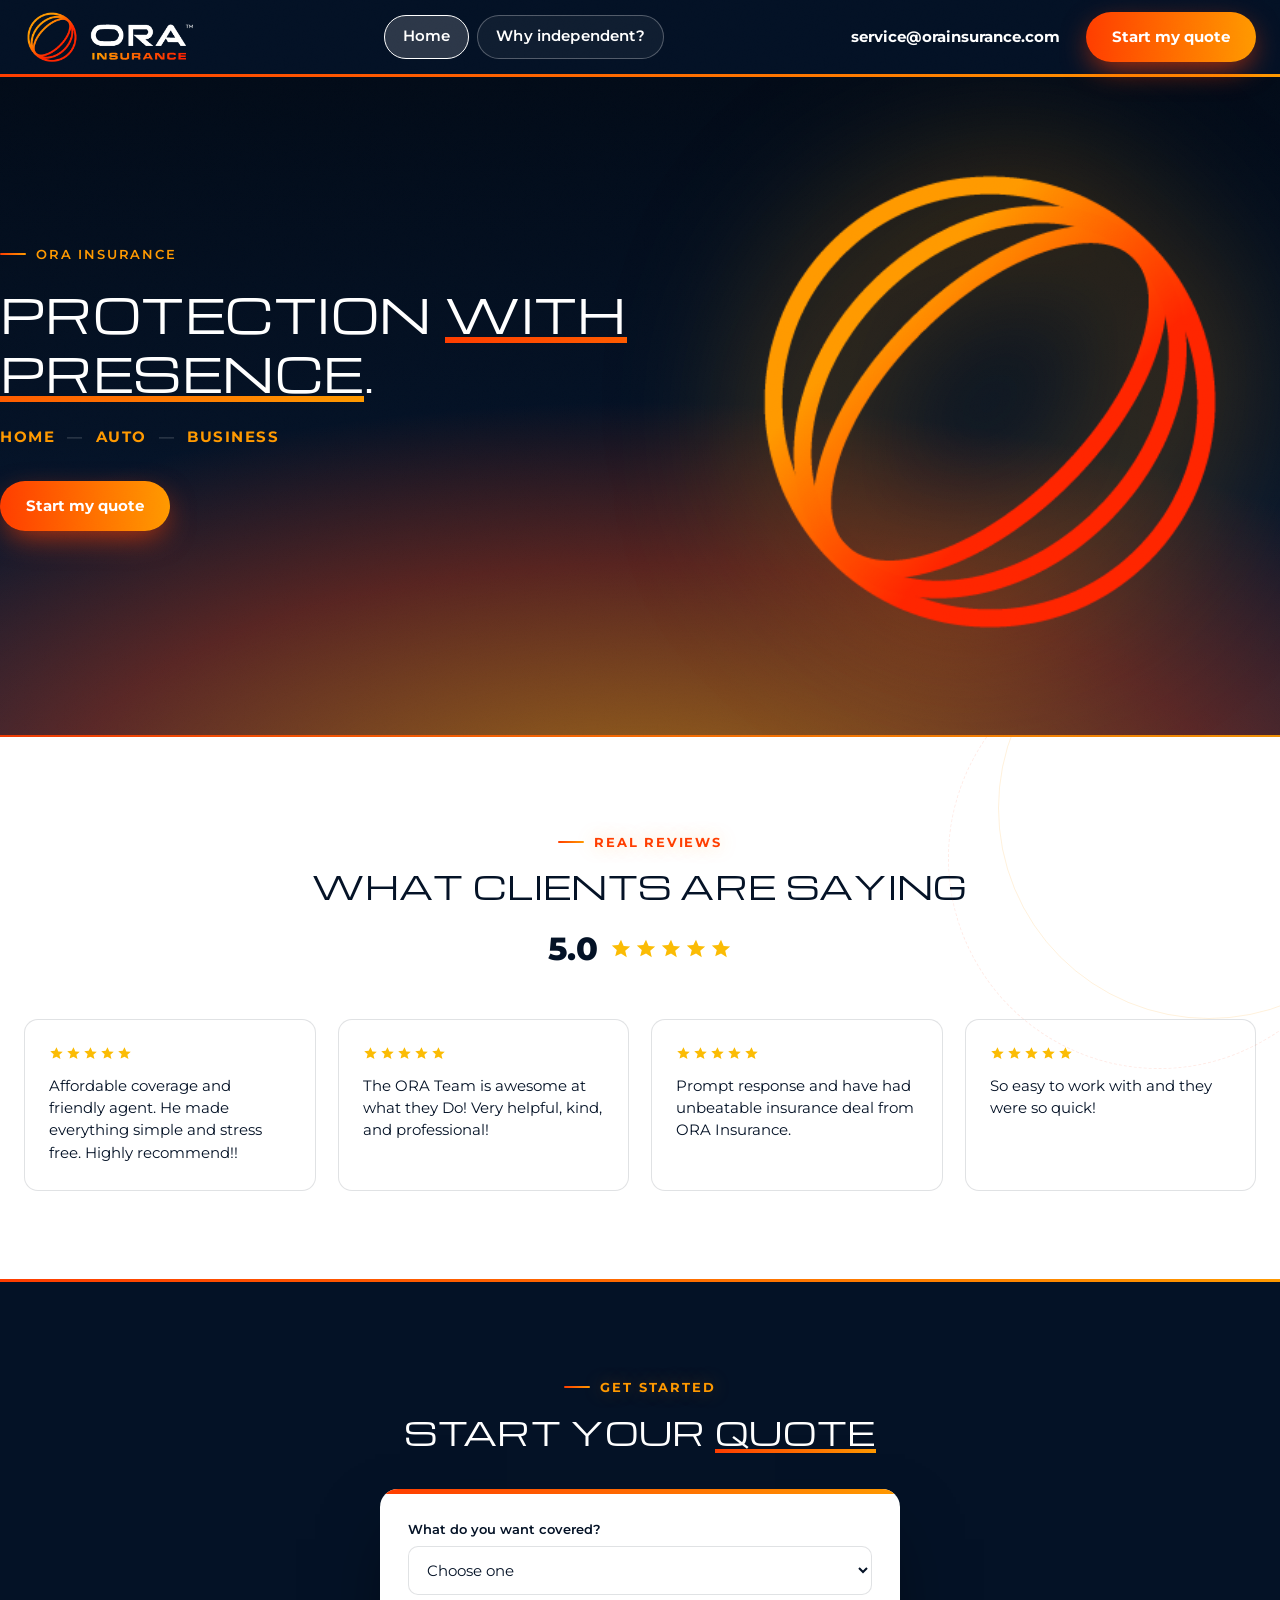
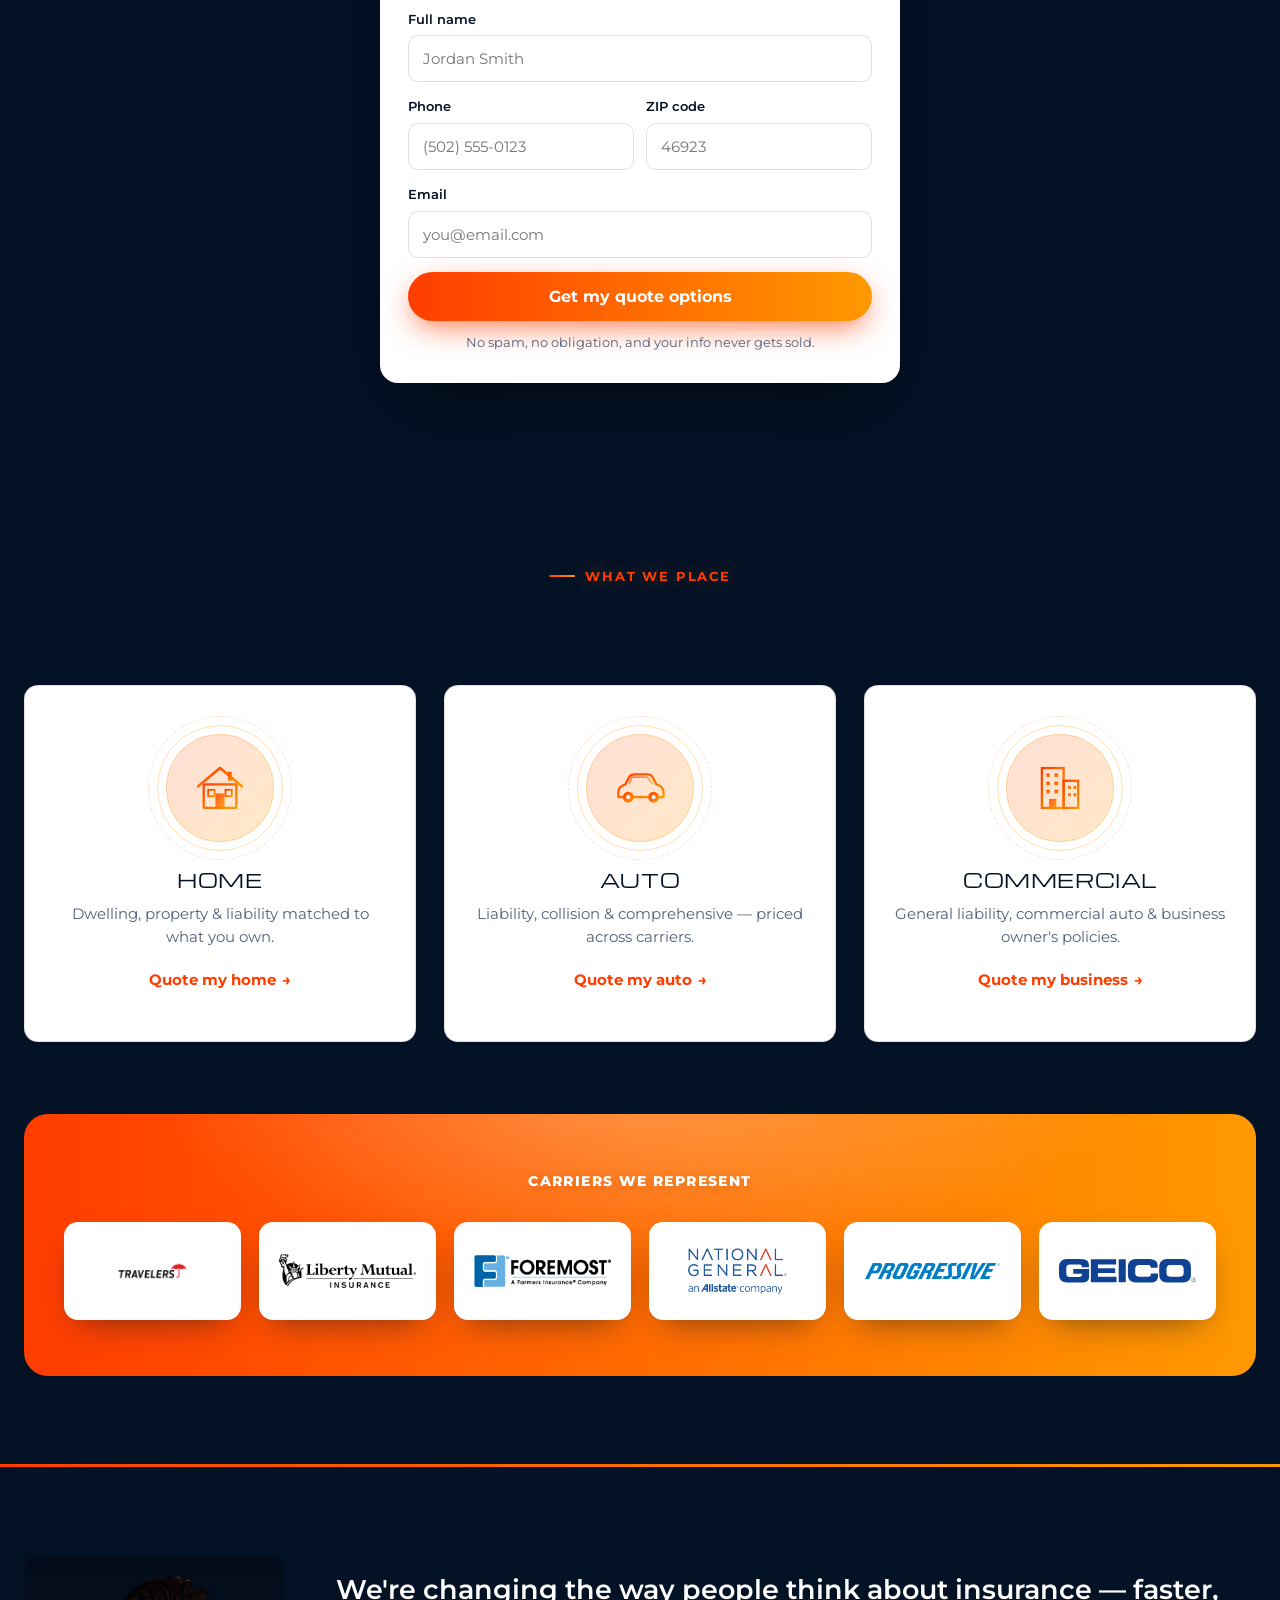
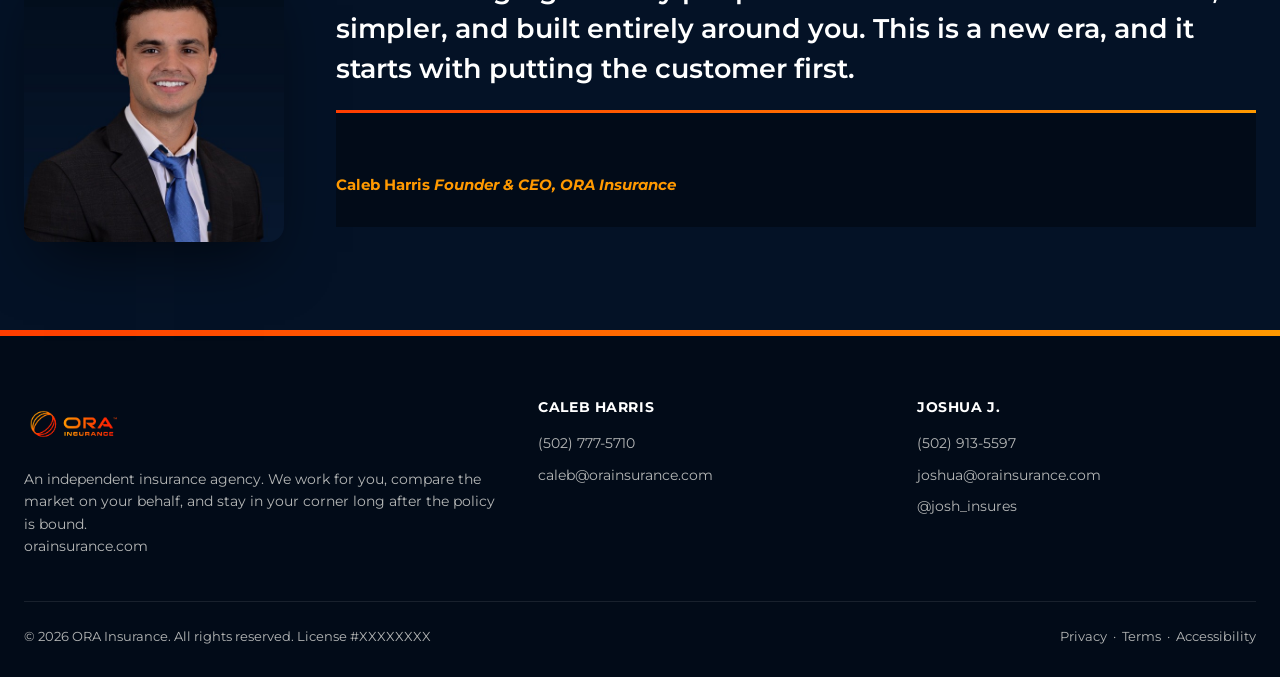
<file: home.html>
<!DOCTYPE html>
<html lang="en">
<head>
<meta charset="UTF-8">
<meta name="viewport" content="width=device-width, initial-scale=1.0">
<meta name="keywords" content="ORA Insurance, independent agency, home insurance, auto insurance, commercial insurance">
<title>ORA Insurance | Independent Agency — Home, Auto & Commercial</title>
<meta name="description" content="ORA Insurance is an independent agency. One quick form, multiple top-rated carriers compared, and a real agent in your corner. Start your free quote today.">
<link rel="preconnect" href="https://fonts.googleapis.com">
<link rel="preconnect" href="https://fonts.gstatic.com" crossorigin>
<link href="https://fonts.googleapis.com/css2?family=Michroma&family=Montserrat:ital,wght@0,400;0,500;0,600;0,700;1,400&display=swap" rel="stylesheet">
<link rel="stylesheet" href="styles.css">
</head>
<body id="top">

<!-- ======== reusable icon sprite (referenced via <use>, keeps markup out of every star) ======== -->
<svg aria-hidden="true" style="position:absolute;width:0;height:0;overflow:hidden">
  <symbol id="icon-star" viewBox="0 0 24 24" fill="#FBBC04">
    <path d="M12 2l2.9 6.6 7.1.6-5.4 4.7 1.7 7-6.3-3.9L5.7 20l1.7-7-5.4-4.7 7.1-.6z"/>
  </symbol>
</svg>

<!-- ======== NAV ======== -->
<header class="nav">
  <div class="wrap nav-in">
    <a href="#top" class="nav-logo" aria-label="ORA Insurance home"><img src="[data-uri]" alt="ORA Insurance"></a>
    <nav aria-label="Primary">
      <ul class="nav-links">
        <li><a href="index.html" class="nav-active" aria-current="page">Home</a></li>
        <li><a href="why-independent.html">Why independent?</a></li>
      </ul>
    </nav>
    <div class="nav-actions">
      <a href="mailto:service@orainsurance.com" class="nav-phone">service@orainsurance.com</a>
      <a href="#quote" class="btn btn-sun">Start my quote</a>
    </div>
  </div>
</header>

<!-- ======== HERO ======== -->
<section class="hero" style="padding:0">
  <div class="wrap hero-in">
    <div>
      <span class="eyebrow">ORA Insurance</span>
      <h1>Protection <span class="lit">with presence</span>.</h1>
      <p class="lob-tags">Home <span>—</span> Auto <span>—</span> Business</p>
      <div class="hero-ctas">
        <a href="#quote" class="btn btn-sun">Start my quote</a>
      </div>
    </div>

    <div class="spin-mark" aria-hidden="true"><img src="[data-uri]" alt=""></div>
  </div>
</section>

<!-- ======== GOOGLE REVIEWS ======== -->
<section class="reviews">
  <div class="wrap center">
    <span class="kicker reveal">Real reviews</span>
    <h2 class="h2 reveal">What clients are saying</h2>
    <div class="reviews-rating reveal">
      <span class="reviews-score">5.0</span>
      <span class="reviews-stars" role="img" aria-label="5 out of 5 stars average rating">
        <svg aria-hidden="true"><use href="#icon-star"></use></svg><svg aria-hidden="true"><use href="#icon-star"></use></svg><svg aria-hidden="true"><use href="#icon-star"></use></svg><svg aria-hidden="true"><use href="#icon-star"></use></svg><svg aria-hidden="true"><use href="#icon-star"></use></svg>
      </span>
    </div>
    <ul class="review-cards">
      <li class="review-card reveal">
        <div class="stars" role="img" aria-label="5 out of 5 stars">
          <svg aria-hidden="true"><use href="#icon-star"></use></svg><svg aria-hidden="true"><use href="#icon-star"></use></svg><svg aria-hidden="true"><use href="#icon-star"></use></svg><svg aria-hidden="true"><use href="#icon-star"></use></svg><svg aria-hidden="true"><use href="#icon-star"></use></svg>
        </div>
        <blockquote><p>Affordable coverage and friendly agent. He made everything simple and stress free. Highly recommend!!</p></blockquote>
      </li>
      <li class="review-card reveal">
        <div class="stars" role="img" aria-label="5 out of 5 stars">
          <svg aria-hidden="true"><use href="#icon-star"></use></svg><svg aria-hidden="true"><use href="#icon-star"></use></svg><svg aria-hidden="true"><use href="#icon-star"></use></svg><svg aria-hidden="true"><use href="#icon-star"></use></svg><svg aria-hidden="true"><use href="#icon-star"></use></svg>
        </div>
        <blockquote><p>The ORA Team is awesome at what they Do! Very helpful, kind, and professional!</p></blockquote>
      </li>
      <li class="review-card reveal">
        <div class="stars" role="img" aria-label="5 out of 5 stars">
          <svg aria-hidden="true"><use href="#icon-star"></use></svg><svg aria-hidden="true"><use href="#icon-star"></use></svg><svg aria-hidden="true"><use href="#icon-star"></use></svg><svg aria-hidden="true"><use href="#icon-star"></use></svg><svg aria-hidden="true"><use href="#icon-star"></use></svg>
        </div>
        <blockquote><p>Prompt response and have had unbeatable insurance deal from ORA Insurance.</p></blockquote>
      </li>
      <li class="review-card reveal">
        <div class="stars" role="img" aria-label="5 out of 5 stars">
          <svg aria-hidden="true"><use href="#icon-star"></use></svg><svg aria-hidden="true"><use href="#icon-star"></use></svg><svg aria-hidden="true"><use href="#icon-star"></use></svg><svg aria-hidden="true"><use href="#icon-star"></use></svg><svg aria-hidden="true"><use href="#icon-star"></use></svg>
        </div>
        <blockquote><p>So easy to work with and they were so quick!</p></blockquote>
      </li>
    </ul>
  </div>
</section>

<hr class="daybreak">

<!-- ======== QUOTE FORM (Formspree) ======== -->
<section id="quote" class="quote-section">
  <div class="wrap center">
    <span class="kicker reveal">Get started</span>
    <h2 class="h2 reveal">Start your <span class="lit">quote</span></h2>
    <div class="quote-card reveal">
      <!-- TODO: Replace YOUR_FORM_ID with your Formspree form ID (formspree.io) -->
      <form id="quoteForm" action="https://formspree.io/f/YOUR_FORM_ID" method="POST" novalidate>
        <input type="hidden" name="_subject" value="New quote request — orainsurance website">
        <input type="text" name="_gotcha" style="display:none" tabindex="-1" autocomplete="off">
        <div class="field">
          <label for="coverage-type">What do you want covered?</label>
          <select id="coverage-type" name="coverage" required>
            <option value="" disabled selected>Choose one</option>
            <option>Auto</option>
            <option>Home</option>
            <option>Renters</option>
            <option>Auto + Home bundle</option>
            <option>Business</option>
            <option>Something else / multiple</option>
          </select>
        </div>
        <div class="field">
          <label for="name">Full name</label>
          <input id="name" name="name" type="text" autocomplete="name" required placeholder="Jordan Smith">
        </div>
        <div class="field field-row">
          <div>
            <label for="phone">Phone</label>
            <input id="phone" name="phone" type="tel" autocomplete="tel" required placeholder="(502) 555-0123">
          </div>
          <div>
            <label for="zip">ZIP code</label>
            <input id="zip" name="zip" type="text" inputmode="numeric" autocomplete="postal-code" required placeholder="46923">
          </div>
        </div>
        <div class="field">
          <label for="email">Email</label>
          <input id="email" name="email" type="email" autocomplete="email" required placeholder="you@email.com">
        </div>
        <button type="submit" class="btn btn-sun" id="submitBtn">Get my quote options</button>
        <div class="form-note" id="formNote" role="status"></div>
        <p class="fine">No spam, no obligation, and your info never gets sold.</p>
      </form>
    </div>
  </div>
</section>

<!-- ======== COVERAGE ======== -->
<section id="coverage">
  <div class="wrap center">
    <span class="kicker reveal">What we place</span>
    <h2 class="h2 reveal">Home. Auto. Commercial.</h2>
    <ul class="big-cards">
      <li class="big-card reveal">
        <div class="big-card-ic" aria-hidden="true"><svg width="58" height="58" viewBox="0 0 64 64" fill="none">
          <defs><linearGradient id="homeGrad" x1="0" y1="0" x2="1" y2="1"><stop offset="0%" stop-color="#FF3D00"/><stop offset="100%" stop-color="#FF9900"/></linearGradient></defs>
          <path d="M8 30 L32 10 L56 30" stroke="url(#homeGrad)" stroke-width="3" stroke-linecap="round" stroke-linejoin="round"/>
          <rect x="14" y="28" width="36" height="26" rx="1" stroke="url(#homeGrad)" stroke-width="2.5"/>
          <rect x="27" y="38" width="10" height="16" fill="url(#homeGrad)" opacity=".85"/>
          <rect x="19" y="34" width="7" height="7" stroke="url(#homeGrad)" stroke-width="2"/>
          <rect x="38" y="34" width="7" height="7" stroke="url(#homeGrad)" stroke-width="2"/>
          <rect x="41" y="14" width="4" height="10" fill="url(#homeGrad)"/>
        </svg></div>
        <h3>Home</h3>
        <p>Dwelling, property & liability matched to what you own.</p>
        <a class="go" href="#quote">Quote my home <span>→</span></a>
      </li>
      <li class="big-card reveal">
        <div class="big-card-ic" aria-hidden="true"><svg width="58" height="58" viewBox="0 0 64 64" fill="none">
          <defs><linearGradient id="autoGrad" x1="0" y1="0" x2="1" y2="1"><stop offset="0%" stop-color="#FF3D00"/><stop offset="100%" stop-color="#FF9900"/></linearGradient></defs>
          <path d="M8 38 Q8 30 16 28 L20 20 Q22 17 26 17 H40 Q44 17 46 20 L50 28 Q58 30 58 38 V42 H8 Z" stroke="url(#autoGrad)" stroke-width="2.5" stroke-linejoin="round"/>
          <path d="M20 28 L23 20 H40 L46 28" stroke="url(#autoGrad)" stroke-width="1.8" opacity=".6"/>
          <line x1="32" y1="20" x2="32" y2="28" stroke="url(#autoGrad)" stroke-width="1.8" opacity=".6"/>
          <circle cx="19" cy="42" r="6" fill="url(#autoGrad)"/>
          <circle cx="47" cy="42" r="6" fill="url(#autoGrad)"/>
          <circle cx="19" cy="42" r="2.3" fill="#fff"/>
          <circle cx="47" cy="42" r="2.3" fill="#fff"/>
        </svg></div>
        <h3>Auto</h3>
        <p>Liability, collision & comprehensive — priced across carriers.</p>
        <a class="go" href="#quote">Quote my auto <span>→</span></a>
      </li>
      <li class="big-card reveal">
        <div class="big-card-ic" aria-hidden="true"><svg width="58" height="58" viewBox="0 0 64 64" fill="none">
          <defs><linearGradient id="bizGrad" x1="0" y1="0" x2="1" y2="1"><stop offset="0%" stop-color="#FF3D00"/><stop offset="100%" stop-color="#FF9900"/></linearGradient></defs>
          <rect x="12" y="10" width="24" height="44" stroke="url(#bizGrad)" stroke-width="2.5"/>
          <rect x="36" y="24" width="16" height="30" stroke="url(#bizGrad)" stroke-width="2.5"/>
          <rect x="17" y="16" width="4" height="4" fill="url(#bizGrad)"/>
          <rect x="26" y="16" width="4" height="4" fill="url(#bizGrad)"/>
          <rect x="17" y="25" width="4" height="4" fill="url(#bizGrad)"/>
          <rect x="26" y="25" width="4" height="4" fill="url(#bizGrad)"/>
          <rect x="17" y="34" width="4" height="4" fill="url(#bizGrad)"/>
          <rect x="26" y="34" width="4" height="4" fill="url(#bizGrad)"/>
          <rect x="20" y="44" width="8" height="10" fill="url(#bizGrad)" opacity=".85"/>
          <rect x="41" y="30" width="3" height="3" fill="url(#bizGrad)"/>
          <rect x="47" y="30" width="3" height="3" fill="url(#bizGrad)"/>
          <rect x="41" y="38" width="3" height="3" fill="url(#bizGrad)"/>
          <rect x="47" y="38" width="3" height="3" fill="url(#bizGrad)"/>
        </svg></div>
        <h3>Commercial</h3>
        <p>General liability, commercial auto & business owner's policies.</p>
        <a class="go" href="#quote">Quote my business <span>→</span></a>
      </li>
    </ul>

    <div class="carriers">
      <p class="carriers-label">Carriers we represent</p>
      <ul class="carriers-grid">
        <li class="carrier-badge reveal"><img src="[data-uri]" alt="Travelers"></li>
        <li class="carrier-badge reveal"><img src="[data-uri]" alt="Liberty Mutual"></li>
        <li class="carrier-badge reveal"><img src="[data-uri]" alt="Foremost"></li>
        <li class="carrier-badge reveal"><img src="[data-uri]" alt="National General"></li>
        <li class="carrier-badge reveal"><img src="[data-uri]" alt="Progressive"></li>
        <li class="carrier-badge reveal"><svg version="1.1" id="Layer_1" xmlns="http://www.w3.org/2000/svg" xmlns:xlink="http://www.w3.org/1999/xlink" x="0px" y="0px" viewBox="-767.9 466 870.6 150" style="enable-background:new -767.9 466 870.6 150;" xml:space="preserve" role="img" aria-label="GEICO"> <style type="text/css">  .st0{fill:#104293;} </style> <title>  GEICO - Insurance </title> <desc>  Created with Sketch. </desc> <g id="Page-1">  <g id="FI-logos-401-405">   <g id="GEICO---Insurance">    <path id="path82" class="st0" d="M-767.9,519.1c0-43,24.1-53.1,64.7-53.1h67.7c51.1,0,58.2,18.4,58.2,47v4.7h-44.2
					c0-14.6-8.3-16.4-22.7-16.4h-48.9c-22.7,0-28.6,5.5-28.6,30.6v18.2c0,25.2,5.9,30.6,28.6,30.6h48c11.8,0,23.5-1.8,23.5-16v-4.3
					h-55.9v-30.4h101v41.8c0,42.2-21.9,44.2-72.6,44.2h-54.1c-40.5,0-64.7-10.1-64.7-53.1V519.1L-767.9,519.1z">    </path>    <polygon id="path86" class="st0" points="-565.4,467.6 -404.8,467.6 -404.8,501.7 -520.4,501.7 -520.4,525.2 -410.9,525.2 
					-410.9,555.6 -520.4,555.6 -520.4,579.1 -402.2,579.1 -402.2,614.4 -565.4,614.4 			">    </polygon>    <polygon id="path88" class="st0" points="-388.6,467.6 -343.6,467.6 -343.6,614.4 -388.6,614.4 			">    </polygon>    <path id="path92" class="st0" d="M-330,519.1c0-43,24.1-53.1,64.7-53.1h52.9c64,0,72.4,13.8,72,55.3h-45v-4.1
					c0-10.5-7.7-13.6-21.1-13.6h-49.1c-23.7,0-28.2,11.2-28.2,29.4v15.8c0,21.3,4.5,29.4,25.8,29.4h48c20.3,0,26.3-2,26.3-20.3h45
					v13.8c0,24.7-8.9,44.2-54.1,44.2h-72.6c-40.5,0-64.7-10.1-64.7-53.1V519.1L-330,519.1z">    </path>    <path id="path96" class="st0" d="M-84.5,548.9c0,21.3,4.5,29.4,25.8,29.4h57.6c21.3,0,25.7-8.1,25.7-29.4v-15.8
					c0-18.2-4.5-29.4-28.2-29.4h-52.7c-23.7,0-28.2,11.2-28.2,29.4V548.9z M-130.7,519.1c0-43,24.1-53.1,64.7-53.1H6.1
					c40.6,0,64.7,10.1,64.7,53.1v43.8c0,43-24.1,53.1-64.7,53.1h-72.2c-40.5,0-64.7-10.1-64.7-53.1V519.1z">    </path>    <path id="path100" class="st0" d="M87.9,597.7c2.3,0,5.8,0.4,5.8-2.9c0-2.5-2.2-2.8-4.2-2.8h-4.6v5.7H87.9z M95.5,606.8h-2.3
					l-4.7-7.5h-3.6v7.5h-2v-16.2h7.1c1.4,0,2.7,0.1,3.9,0.8c1.2,0.7,1.8,2.1,1.8,3.5c0,3.2-2.2,4.4-5.1,4.5L95.5,606.8z M101,598.6
					c0-7-5.7-12.7-12.7-12.7c-7.1,0-12.8,5.7-12.8,12.7c0,7.1,5.7,12.8,12.8,12.8C95.3,611.4,101,605.7,101,598.6L101,598.6z
					 M73.7,598.6c0-8,6.5-14.5,14.6-14.5c8,0,14.5,6.5,14.5,14.5c0,8.1-6.5,14.6-14.5,14.6C80.2,613.2,73.7,606.7,73.7,598.6
					L73.7,598.6z">    </path>   </g>  </g> </g></svg></li>
      </ul>
    </div>
  </div>
</section>

<hr class="daybreak">

<!-- ======== CEO QUOTE ======== -->
<section class="ceo-section">
  <div class="wrap">
    <figure class="ceo-grid">
      <img class="ceo-photo reveal" src="[data-uri]" alt="Caleb Harris, Founder and CEO of ORA Insurance">
      <blockquote class="reveal">
        <p class="ceo-quote-big">We're changing the way people think about insurance &mdash; faster, simpler, and built entirely around you. This is a new era, and it starts with putting the customer first.</p>
        <footer class="ceo-attr">Caleb Harris <cite>Founder &amp; CEO, ORA Insurance</cite></footer>
      </blockquote>
    </figure>
  </div>
</section>

<hr class="daybreak">

<!-- ======== FOOTER ======== -->
<footer>
  <div class="wrap">
    <div class="foot-grid">
      <div>
        <img src="[data-uri]" alt="ORA Insurance">
        <p>An independent insurance agency. We work for you, compare the market on your behalf, and stay in your corner long after the policy is bound.</p>
        <p><a href="https://orainsurance.com">orainsurance.com</a></p>
      </div>
      <address>
        <h4>Caleb Harris</h4>
        <ul>
          <li><a href="tel:+15027775710">(502) 777-5710</a></li>
          <li><a href="mailto:caleb@orainsurance.com">caleb@orainsurance.com</a></li>
        </ul>
      </address>
      <address>
        <h4>Joshua J.</h4>
        <ul>
          <li><a href="tel:+15029135597">(502) 913-5597</a></li>
          <li><a href="mailto:joshua@orainsurance.com">joshua@orainsurance.com</a></li>
          <li><a href="https://instagram.com/josh_insures" target="_blank" rel="noopener">@josh_insures</a></li>
        </ul>
      </address>
    </div>
    <div class="foot-bottom">
      <small>&copy; 2026 ORA Insurance. All rights reserved. License #XXXXXXXX</small>
      <nav aria-label="Legal">
        <a href="#">Privacy</a> · <a href="#">Terms</a> · <a href="#">Accessibility</a>
      </nav>
    </div>
  </div>
</footer>

<!-- ======== MOBILE STICKY CTA ======== -->
<div class="sticky-cta">
  <b>Free quote, ~2 minutes</b>
  <a href="#quote" class="btn btn-sun">Start now</a>
</div>

<script>
// Formspree AJAX submit with inline success state
const form = document.getElementById('quoteForm');
const note = document.getElementById('formNote');
const btn = document.getElementById('submitBtn');
form.addEventListener('submit', async (e) => {
  e.preventDefault();
  if (!form.reportValidity()) return;
  btn.disabled = true; btn.textContent = 'Sending…';
  note.className = 'form-note';
  try {
    const res = await fetch(form.action, {
      method: 'POST',
      body: new FormData(form),
      headers: { 'Accept': 'application/json' }
    });
    if (res.ok) {
      form.reset();
      note.textContent = "Got it! Your request is in — expect to hear from us shortly with your options.";
      note.className = 'form-note ok';
      btn.textContent = 'Request sent ✓';
    } else { throw new Error(); }
  } catch {
    note.textContent = "That didn't go through. Please try again, or call us directly.";
    note.className = 'form-note err';
    btn.disabled = false; btn.textContent = 'Get my quote options';
  }
});

// scroll reveal
const io = new IntersectionObserver((entries) => {
  entries.forEach(en => { if (en.isIntersecting) { en.target.classList.add('in'); io.unobserve(en.target); } });
}, { threshold: 0.12 });
document.querySelectorAll('.reveal').forEach(el => io.observe(el));
</script>
</body>
</html>
</file>
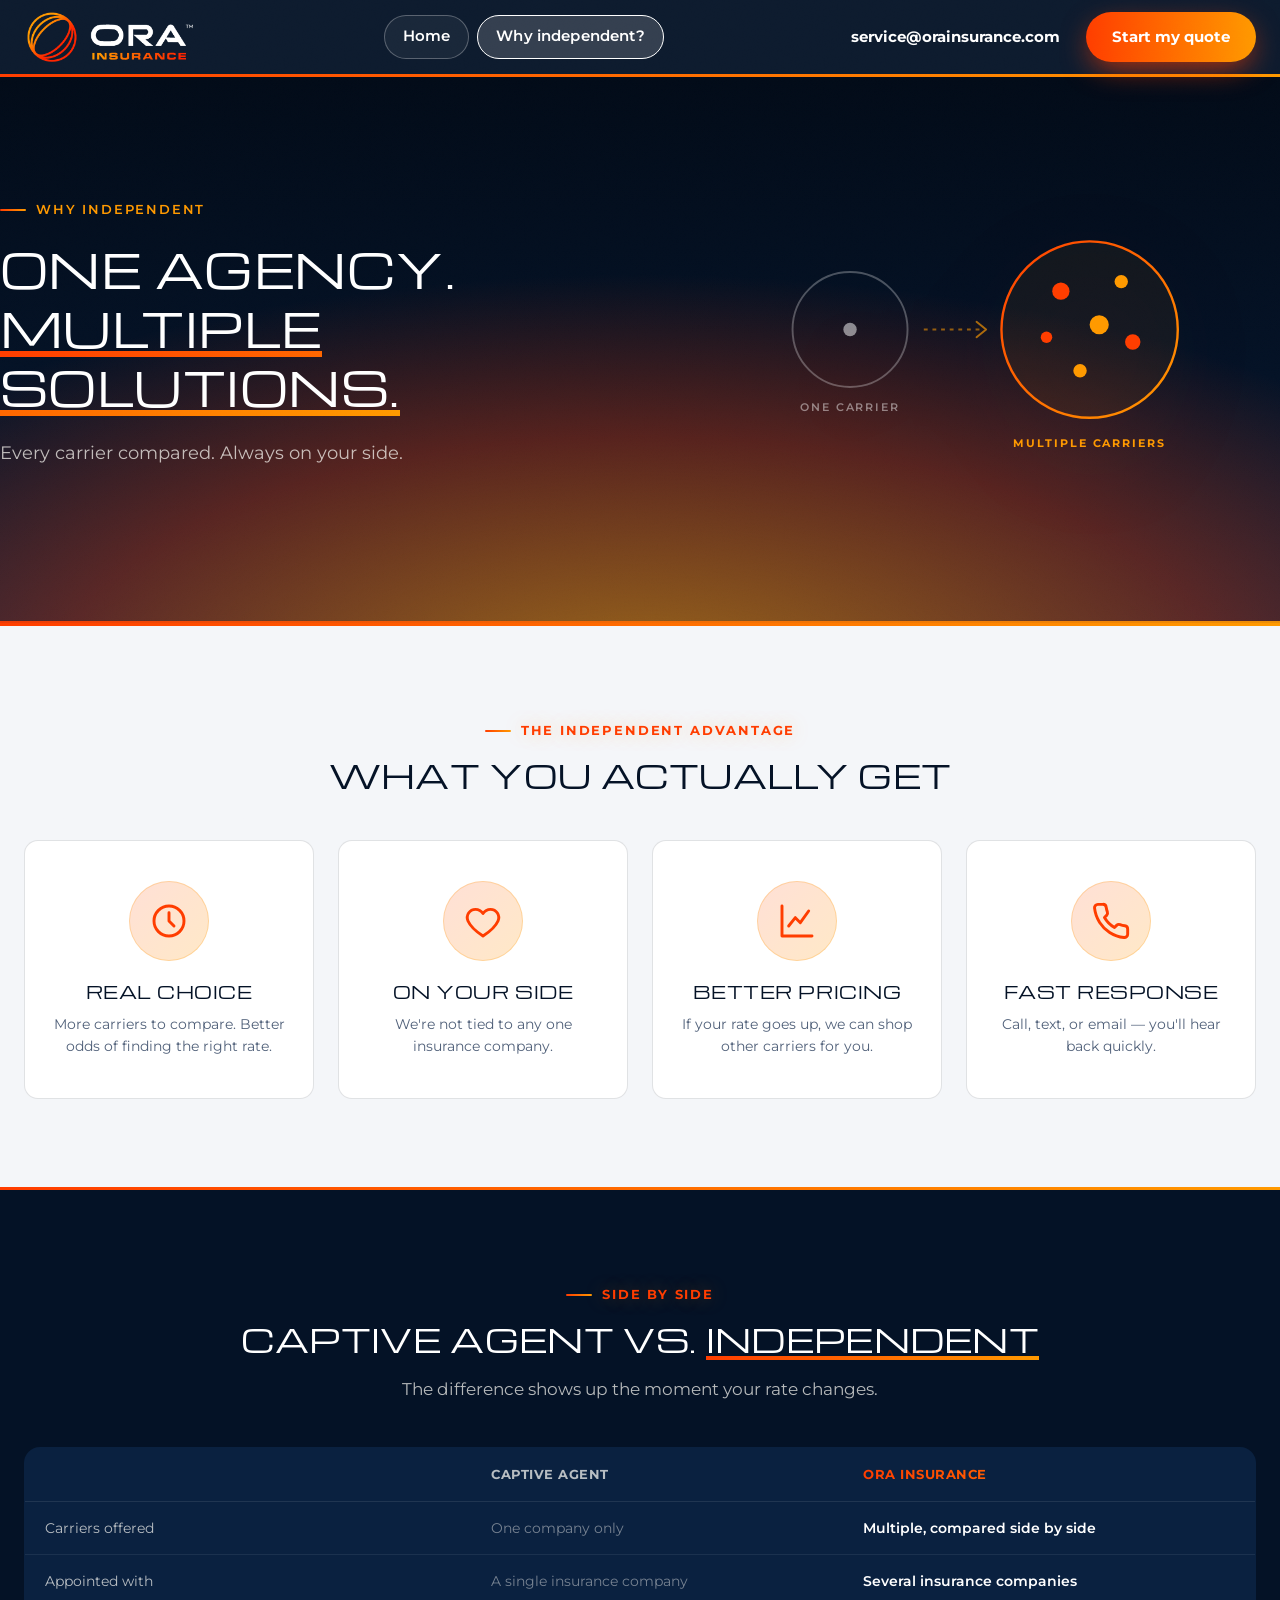
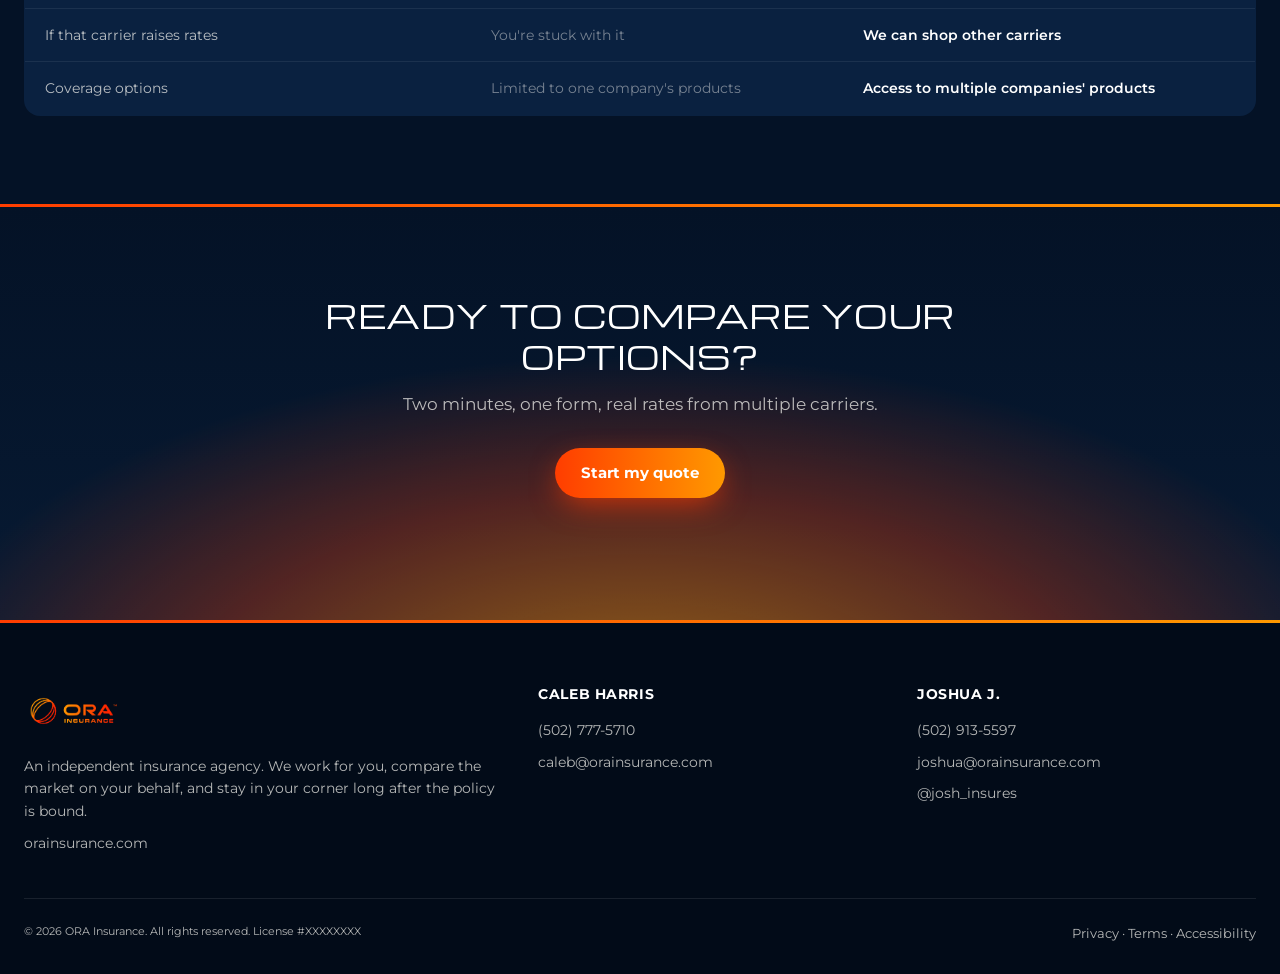
<file: whyind.html>
<!DOCTYPE html>
<html lang="en">
<head>
<meta charset="UTF-8">
<meta name="viewport" content="width=device-width, initial-scale=1.0">
<title>Why Independent? | ORA Insurance</title>
<meta name="description" content="See why working with an independent insurance agency beats a captive agent — more carriers, real advocacy, and pricing that gets re-shopped, not just renewed.">
<link rel="preconnect" href="https://fonts.googleapis.com">
<link rel="preconnect" href="https://fonts.gstatic.com" crossorigin>
<link href="https://fonts.googleapis.com/css2?family=Michroma&family=Montserrat:ital,wght@0,400;0,500;0,600;0,700;1,400&display=swap" rel="stylesheet">
<link rel="stylesheet" href="why-independent.css">
</head>
<body id="top">

<!-- ======== NAV ======== -->
<header class="nav">
  <div class="wrap nav-in">
    <a href="index.html" class="nav-logo" aria-label="ORA Insurance home"><img src="[data-uri]" alt="ORA Insurance"></a>
            <nav class="nav-links" aria-label="Primary">
      <ul>
        <li><a href="index.html">Home</a></li>
        <li><a href="why-independent.html" aria-current="page">Why independent?</a></li>
      </ul>
    </nav>
    <p class="nav-actions">
      <a href="mailto:service@orainsurance.com" class="nav-phone">service@orainsurance.com</a>
      <a href="index.html#quote" class="btn btn-sun">Start my quote</a>
    </p>
  </div>
</header>

<main>


<!-- ======== WHY HERO ======== -->
<section class="hero" style="padding:0">
  <div class="wrap hero-in">
    <div style="max-width:70ch">
      <span class="eyebrow">Why Independent</span>
      <h1>One agency. <span class="lit">Multiple solutions.</span></h1>
      <p class="sub">Every carrier compared. Always on your side.</p>
    </div>
    <div class="compare-graphic" aria-hidden="true">
      <svg viewBox="0 0 480 340" width="100%" height="100%">
        <defs>
          <linearGradient id="dawnStroke" x1="0" y1="0" x2="1" y2="1">
            <stop offset="0%" stop-color="#FF3D00"/>
            <stop offset="100%" stop-color="#FF9900"/>
          </linearGradient>
        </defs>
        <circle cx="95" cy="155" r="60" fill="none" stroke="rgba(255,255,255,.28)" stroke-width="2"/>
        <circle cx="95" cy="155" r="7" fill="rgba(255,255,255,.5)"/>
        <text x="95" y="240" text-anchor="middle" fill="rgba(255,255,255,.45)" font-size="12" letter-spacing="2" font-family="'Montserrat',sans-serif" font-weight="600">ONE CARRIER</text>

        <path d="M172 155 L235 155" stroke="rgba(255,153,0,.55)" stroke-width="2" stroke-dasharray="4 5"/>
        <path d="M227 147 L237 155 L227 163" fill="none" stroke="rgba(255,153,0,.65)" stroke-width="2" stroke-linecap="round" stroke-linejoin="round"/>

        <circle cx="345" cy="155" r="92" fill="rgba(255,153,0,.06)" stroke="url(#dawnStroke)" stroke-width="2.5"/>
        <circle cx="315" cy="115" r="9" fill="#FF3D00"/>
        <circle cx="378" cy="105" r="7" fill="#FF9900"/>
        <circle cx="390" cy="168" r="8" fill="#FF3D00"/>
        <circle cx="335" cy="198" r="7" fill="#FF9900"/>
        <circle cx="300" cy="163" r="6" fill="#FF3D00"/>
        <circle cx="355" cy="150" r="10" fill="#FF9900"/>
        <text x="345" y="278" text-anchor="middle" fill="#FF9900" font-size="12" letter-spacing="2" font-family="'Montserrat',sans-serif" font-weight="700">MULTIPLE CARRIERS</text>
      </svg>
    </div>
  </div>
</section>

<hr class="daybreak">

<!-- ======== BENEFITS ======== -->
<section id="benefits">
  <div class="wrap center">
    <span class="kicker reveal">The independent advantage</span>
    <h2 class="h2 reveal">What you actually get</h2>
    <ul class="big-cards">
      <li class="big-card reveal">
        <span class="big-card-ic"><svg width="40" height="40" viewBox="0 0 24 24" fill="none" stroke="#FF3D00" stroke-width="1.75" stroke-linecap="round" stroke-linejoin="round"><circle cx="12" cy="12" r="9"/><path d="M12 7v5l3 3"/></svg></span>
        <h3>Real Choice</h3>
        <p>More carriers to compare. Better odds of finding the right rate.</p>
      </li>
      <li class="big-card reveal">
        <span class="big-card-ic"><svg width="40" height="40" viewBox="0 0 24 24" fill="none" stroke="#FF3D00" stroke-width="1.75" stroke-linecap="round" stroke-linejoin="round"><path d="M12 21s-7-4.5-9-9c-1.5-3.5 1-7 4.5-7 2 0 3.5 1 4.5 2.5C13 6 14.5 5 16.5 5c3.5 0 6 3.5 4.5 7-2 4.5-9 9-9 9z"/></svg></span>
        <h3>On Your Side</h3>
        <p>We're not tied to any one insurance company.</p>
      </li>
      <li class="big-card reveal">
        <span class="big-card-ic"><svg width="40" height="40" viewBox="0 0 24 24" fill="none" stroke="#FF3D00" stroke-width="1.75" stroke-linecap="round" stroke-linejoin="round"><path d="M3 3v18h18"/><path d="M7 15l4-5 3 3 5-7"/></svg></span>
        <h3>Better Pricing</h3>
        <p>If your rate goes up, we can shop other carriers for you.</p>
      </li>
      <li class="big-card reveal">
        <span class="big-card-ic"><svg width="40" height="40" viewBox="0 0 24 24" fill="none" stroke="#FF3D00" stroke-width="1.75" stroke-linecap="round" stroke-linejoin="round"><path d="M22 16.92v3a2 2 0 0 1-2.18 2 19.79 19.79 0 0 1-8.63-3.07 19.5 19.5 0 0 1-6-6 19.79 19.79 0 0 1-3.07-8.67A2 2 0 0 1 4.11 2h3a2 2 0 0 1 2 1.72c.13.96.36 1.9.7 2.81a2 2 0 0 1-.45 2.11L8.09 9.91a16 16 0 0 0 6 6l1.27-1.27a2 2 0 0 1 2.11-.45c.91.34 1.85.57 2.81.7A2 2 0 0 1 22 16.92z"/></svg></span>
        <h3>Fast Response</h3>
        <p>Call, text, or email — you'll hear back quickly.</p>
      </li>
    </ul>
  </div>
</section>

<hr class="daybreak">

<!-- ======== COMPARISON ======== -->
<section class="why" id="compare">
  <div class="wrap">
    <div class="center" style="margin-bottom:44px">
      <span class="kicker reveal">Side by side</span>
      <h2 class="h2 reveal">Captive agent vs. <span class="lit">independent</span></h2>
      <p class="lede reveal">The difference shows up the moment your rate changes.</p>
    </div>
    <table class="compare reveal">
      <caption class="sr-only">Comparison of a captive agent versus ORA Insurance, an independent agency</caption>
      <thead>
        <tr>
          <th scope="col"><span class="sr-only">Feature</span></th>
          <th scope="col" class="dim">Captive Agent</th>
          <th scope="col">ORA Insurance</th>
        </tr>
      </thead>
      <tbody>
        <tr>
          <th scope="row">Carriers offered</th>
          <td class="no">One company only</td>
          <td class="yes">Multiple, compared side by side</td>
        </tr>
        <tr>
          <th scope="row">Appointed with</th>
          <td class="no">A single insurance company</td>
          <td class="yes">Several insurance companies</td>
        </tr>
        <tr>
          <th scope="row">If that carrier raises rates</th>
          <td class="no">You're stuck with it</td>
          <td class="yes">We can shop other carriers</td>
        </tr>
        <tr>
          <th scope="row">Coverage options</th>
          <td class="no">Limited to one company's products</td>
          <td class="yes">Access to multiple companies' products</td>
        </tr>
      </tbody>
    </table>
  </div>
</section>

<hr class="daybreak">

<!-- ======== WHY CTA ======== -->
<section class="cta">
  <div class="wrap center reveal">
    <h2 class="h2">Ready to compare your options?</h2>
    <p class="lede">Two minutes, one form, real rates from multiple carriers.</p>
    <div class="cta-btns">
      <a href="index.html#quote" class="btn btn-sun">Start my quote</a>
    </div>
  </div>
</section>

</main>

<footer>
  <div class="wrap">
    <div class="foot-grid">
      <div>
        <img src="[data-uri]" alt="ORA Insurance">
        <p>An independent insurance agency. We work for you, compare the market on your behalf, and stay in your corner long after the policy is bound.</p>
        <p style="margin-top:10px"><a href="https://orainsurance.com">orainsurance.com</a></p>
      </div>
      <address>
        <h4>Caleb Harris</h4>
        <ul>
          <li><a href="tel:+15027775710">(502) 777-5710</a></li>
          <li><a href="mailto:caleb@orainsurance.com">caleb@orainsurance.com</a></li>
        </ul>
      </address>
      <address>
        <h4>Joshua J.</h4>
        <ul>
          <li><a href="tel:+15029135597">(502) 913-5597</a></li>
          <li><a href="mailto:joshua@orainsurance.com">joshua@orainsurance.com</a></li>
          <li><a href="https://instagram.com/josh_insures" target="_blank" rel="noopener">@josh_insures</a></li>
        </ul>
      </address>
    </div>
    <div class="foot-bottom">
      <small>© 2026 ORA Insurance. All rights reserved. License #XXXXXXXX</small>
      <nav aria-label="Legal">
        <a href="#">Privacy</a> · <a href="#">Terms</a> · <a href="#">Accessibility</a>
      </nav>
    </div>
  </div>
</footer>

<!-- ======== MOBILE STICKY CTA ======== -->
<aside class="sticky-cta" aria-label="Quick quote">
  <b>Free quote, ~2 minutes</b>
  <a href="index.html#quote" class="btn btn-sun" style="padding:11px 20px;font-size:14px">Start now</a>
</aside>

<script>
// scroll reveal
const io = new IntersectionObserver((entries) => {
  entries.forEach(en => { if (en.isIntersecting) { en.target.classList.add('in'); io.unobserve(en.target); } });
}, { threshold: 0.12 });
document.querySelectorAll('.reveal').forEach(el => io.observe(el));
</script>
</body>
</html>
</file>
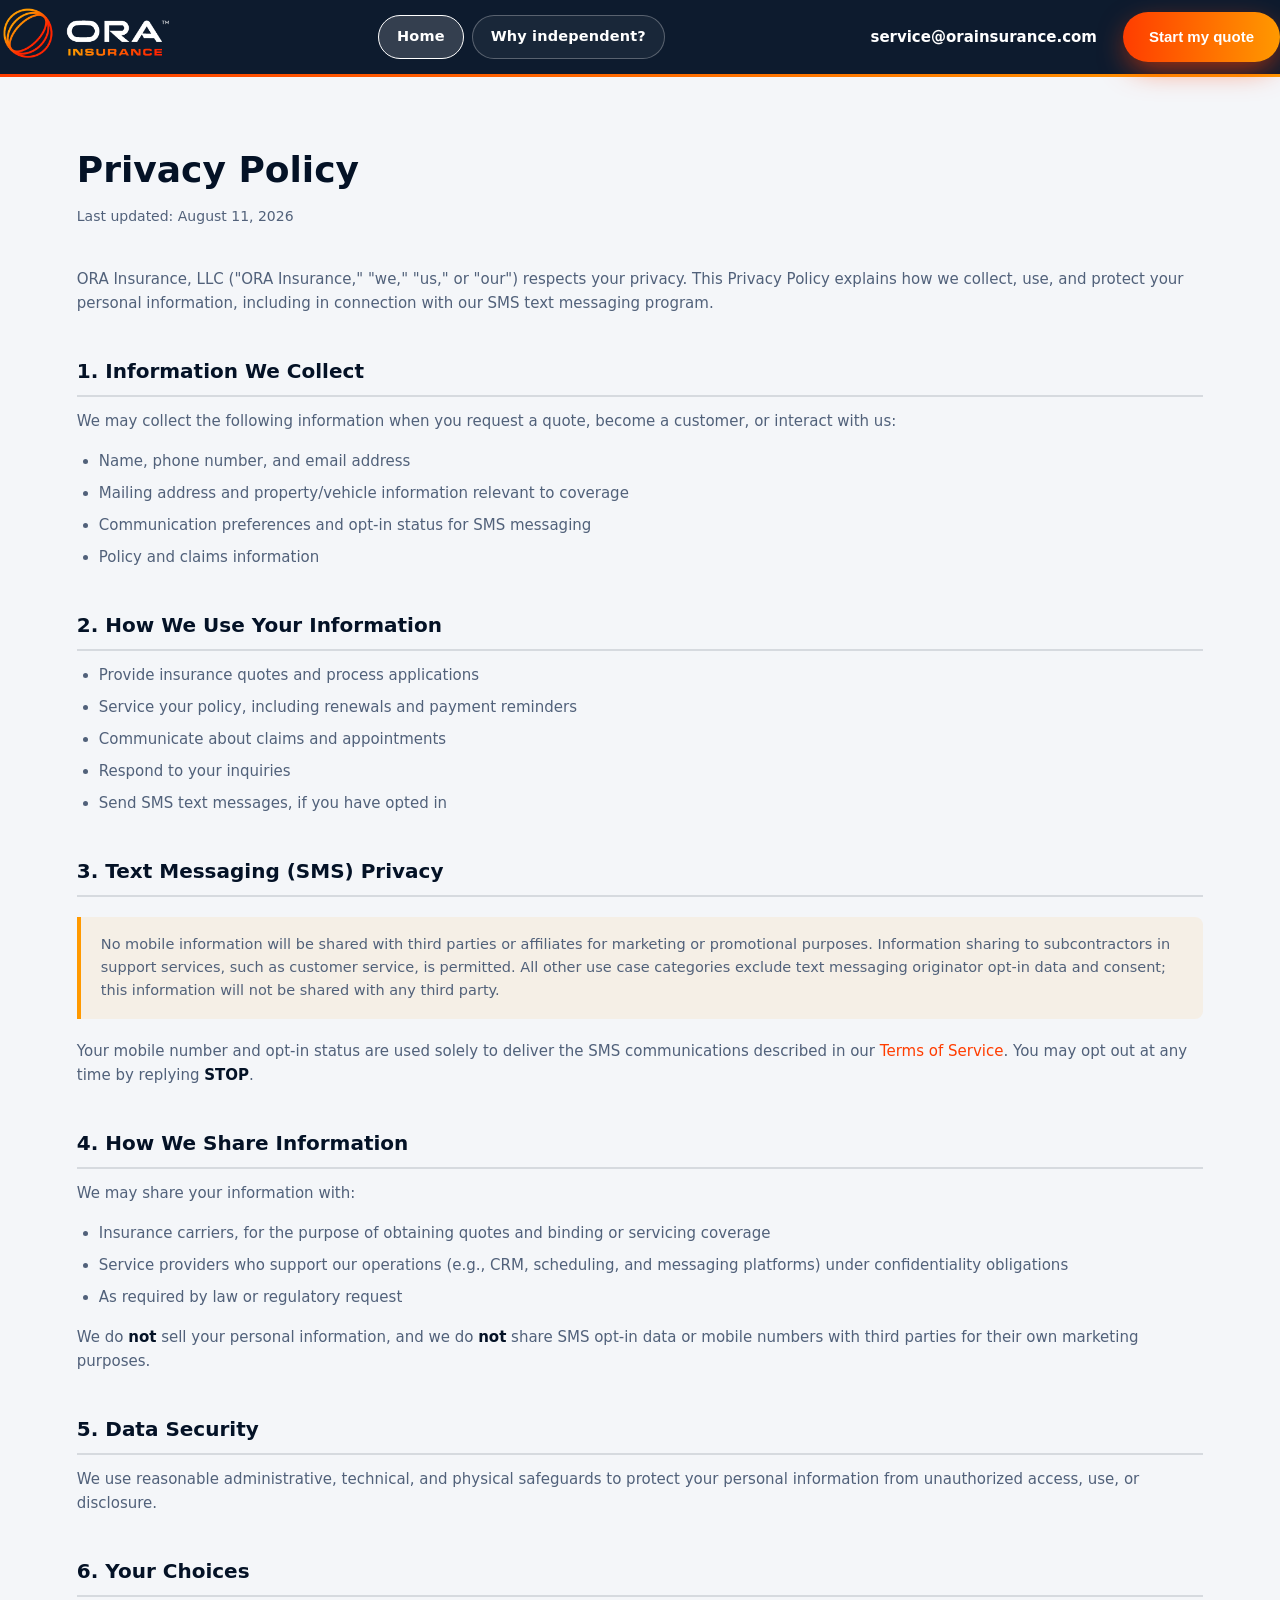
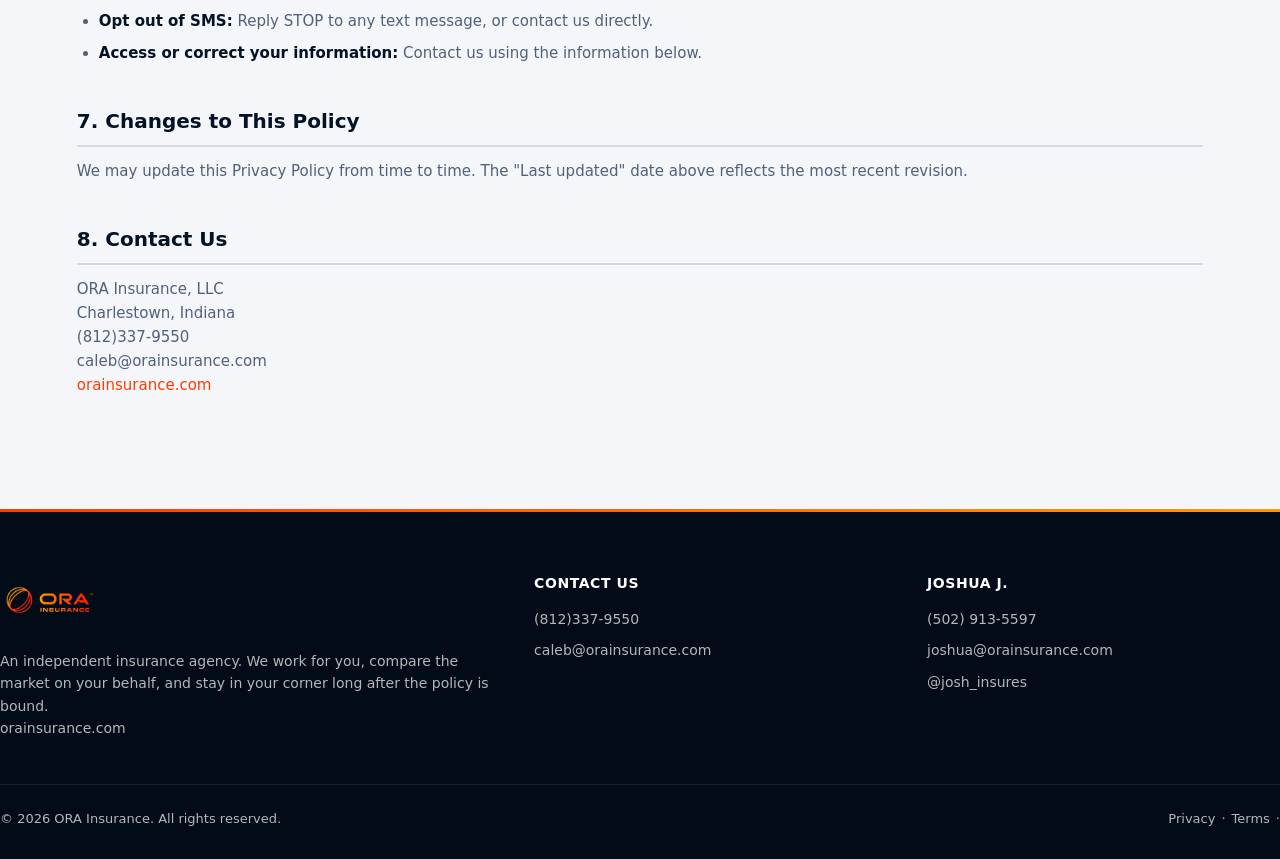
<file: pages/privacy.html>
<!DOCTYPE html>
<html lang="en">
<head>

<meta charset="UTF-8">
<meta name="viewport" content="width=device-width, initial-scale=1.0">
<meta http-equiv="Content-Security-Policy" content="default-src 'self'; script-src 'self' 'unsafe-inline'; style-src 'self' 'unsafe-inline' https://fonts.googleapis.com; font-src https://fonts.gstatic.com; img-src 'self' data:;">
<meta http-equiv="X-Frame-Options" content="SAMEORIGIN">
<meta name="referrer" content="strict-origin-when-cross-origin">
<meta name="keywords" content="ORA Insurance, independent agency, home insurance, auto insurance, commercial insurance">
<title>Privacy Policy</title>

<meta name="description" content="Privacy Policy for ORA Insurance. Learn how we handle your personal information and protect your privacy.">

<link rel="preconnect" href="https://fonts.googleapis.com">
<link rel="preconnect" href="https://fonts.gstatic.com" crossorigin>
<link href="https://fonts.googleapis.com/css2?family=Michroma&family=Montserrat:ital,wght@0,400;0,500;0,600;0,700;1,400&display=swap" rel="stylesheet">

<title>Privacy Policy | ORA Insurance</title>

<link rel="stylesheet" href="../css/privacy.css">
</head>

<body>

  
<!-- ======== NAV ======== -->
<header class="nav">
  <div class="wrap nav-in">
    <a href="#top" class="nav-logo" aria-label="ORA Insurance home"><img src="[data-uri]" alt="ORA Insurance"></a>
    <nav aria-label="Primary">
      <ul class="nav-links" id="nav-list">
        <li><a href="../index.html" class="nav-active" aria-current="page">Home</a></li>
        <li><a href="why-independent.html">Why independent?</a></li>
      </ul>
    </nav>
    <div class="nav-actions">
      <a href="mailto:service@orainsurance.com" class="nav-phone">service@orainsurance.com</a>
      <a href="../index.html#quote" class="btn btn-sun">Start my quote</a>
      <button class="nav-menu-btn" aria-expanded="false" aria-controls="nav-list" aria-label="Open navigation menu">
        <span></span><span></span><span></span>
      </button>
    </div>
  </div>
</header>

<main>
<h1>Privacy Policy</h1>
<p class="updated">Last updated: August 11, 2026</p>

<p>ORA Insurance, LLC ("ORA Insurance," "we," "us," or "our") respects your privacy. This Privacy Policy explains how we collect, use, and protect your personal information, including in connection with our SMS text messaging program.</p>

<h2>1. Information We Collect</h2>
<p>We may collect the following information when you request a quote, become a customer, or interact with us:</p>
<ul>
  <li>Name, phone number, and email address</li>
  <li>Mailing address and property/vehicle information relevant to coverage</li>
  <li>Communication preferences and opt-in status for SMS messaging</li>
  <li>Policy and claims information</li>
</ul>

<h2>2. How We Use Your Information</h2>
<ul>
  <li>Provide insurance quotes and process applications</li>
  <li>Service your policy, including renewals and payment reminders</li>
  <li>Communicate about claims and appointments</li>
  <li>Respond to your inquiries</li>
  <li>Send SMS text messages, if you have opted in</li>
</ul>

<h2>3. Text Messaging (SMS) Privacy</h2>
<div class="callout">
No mobile information will be shared with third parties or affiliates for marketing or promotional purposes. Information sharing to subcontractors in support services, such as customer service, is permitted. All other use case categories exclude text messaging originator opt-in data and consent; this information will not be shared with any third party.
</div>
<p>Your mobile number and opt-in status are used solely to deliver the SMS communications described in our <a href="terms.html">Terms of Service</a>. You may opt out at any time by replying <strong>STOP</strong>.</p>

<h2>4. How We Share Information</h2>
<p>We may share your information with:</p>
<ul>
  <li>Insurance carriers, for the purpose of obtaining quotes and binding or servicing coverage</li>
  <li>Service providers who support our operations (e.g., CRM, scheduling, and messaging platforms) under confidentiality obligations</li>
  <li>As required by law or regulatory request</li>
</ul>
<p>We do <strong>not</strong> sell your personal information, and we do <strong>not</strong> share SMS opt-in data or mobile numbers with third parties for their own marketing purposes.</p>

<h2>5. Data Security</h2>
<p>We use reasonable administrative, technical, and physical safeguards to protect your personal information from unauthorized access, use, or disclosure.</p>

<h2>6. Your Choices</h2>
<ul>
  <li><strong>Opt out of SMS:</strong> Reply STOP to any text message, or contact us directly.</li>
  <li><strong>Access or correct your information:</strong> Contact us using the information below.</li>
</ul>

<h2>7. Changes to This Policy</h2>
<p>We may update this Privacy Policy from time to time. The "Last updated" date above reflects the most recent revision.</p>

<h2>8. Contact Us</h2>
<p>
ORA Insurance, LLC<br>
Charlestown, Indiana<br>
(812)337-9550<br>
caleb@orainsurance.com<br>
<a href="https://orainsurance.com" target="_blank" rel="noopener noreferrer">orainsurance.com</a>
</p>

</main>

<!-- ======== FOOTER ======== -->
<footer>
  <div class="wrap">
    <div class="foot-grid">
      <div>
        <img src="[data-uri]" alt="ORA Insurance">
        <p>An independent insurance agency. We work for you, compare the market on your behalf, and stay in your corner long after the policy is bound.</p>
        <p><a href="https://orainsurance.com" target="_blank" rel="noopener noreferrer">orainsurance.com</a></p>
      </div>
      <address>
        <h4>Contact Us</h4>
        <ul>
          <li><a href="tel:+8123379550">(812)337-9550</a></li>
          <li><a href="mailto:caleb@orainsurance.com">caleb@orainsurance.com</a></li>
        </ul>
      </address>
      <address>
        <h4>Joshua J.</h4>
        <ul>
          <li><a href="tel:+15029135597">(502) 913-5597</a></li>
          <li><a href="mailto:joshua@orainsurance.com">joshua@orainsurance.com</a></li>
          <li><a href="https://instagram.com/josh_insures" target="_blank" rel="noopener">@josh_insures</a></li>
        </ul>
      </address>
    </div>
    <div class="foot-bottom">
      <small>&copy; 2026 ORA Insurance. All rights reserved.</small>
      <nav aria-label="Legal">
        <a href="privacy.html">Privacy</a> · <a href="terms.html">Terms</a> ·
      </nav>
    </div>
  </div>
</footer>

<script>
history.scrollRestoration = 'manual';
const menuBtn = document.querySelector('.nav-menu-btn');
const navList = document.getElementById('nav-list');
menuBtn.addEventListener('click', () => {
  const isOpen = navList.classList.toggle('open');
  menuBtn.setAttribute('aria-expanded', isOpen);
});
document.addEventListener('click', (e) => {
  if (!e.target.closest('.nav-in')) {
    navList.classList.remove('open');
    menuBtn.setAttribute('aria-expanded', 'false');
  }
});
</script>

</body>
</html>
</file>
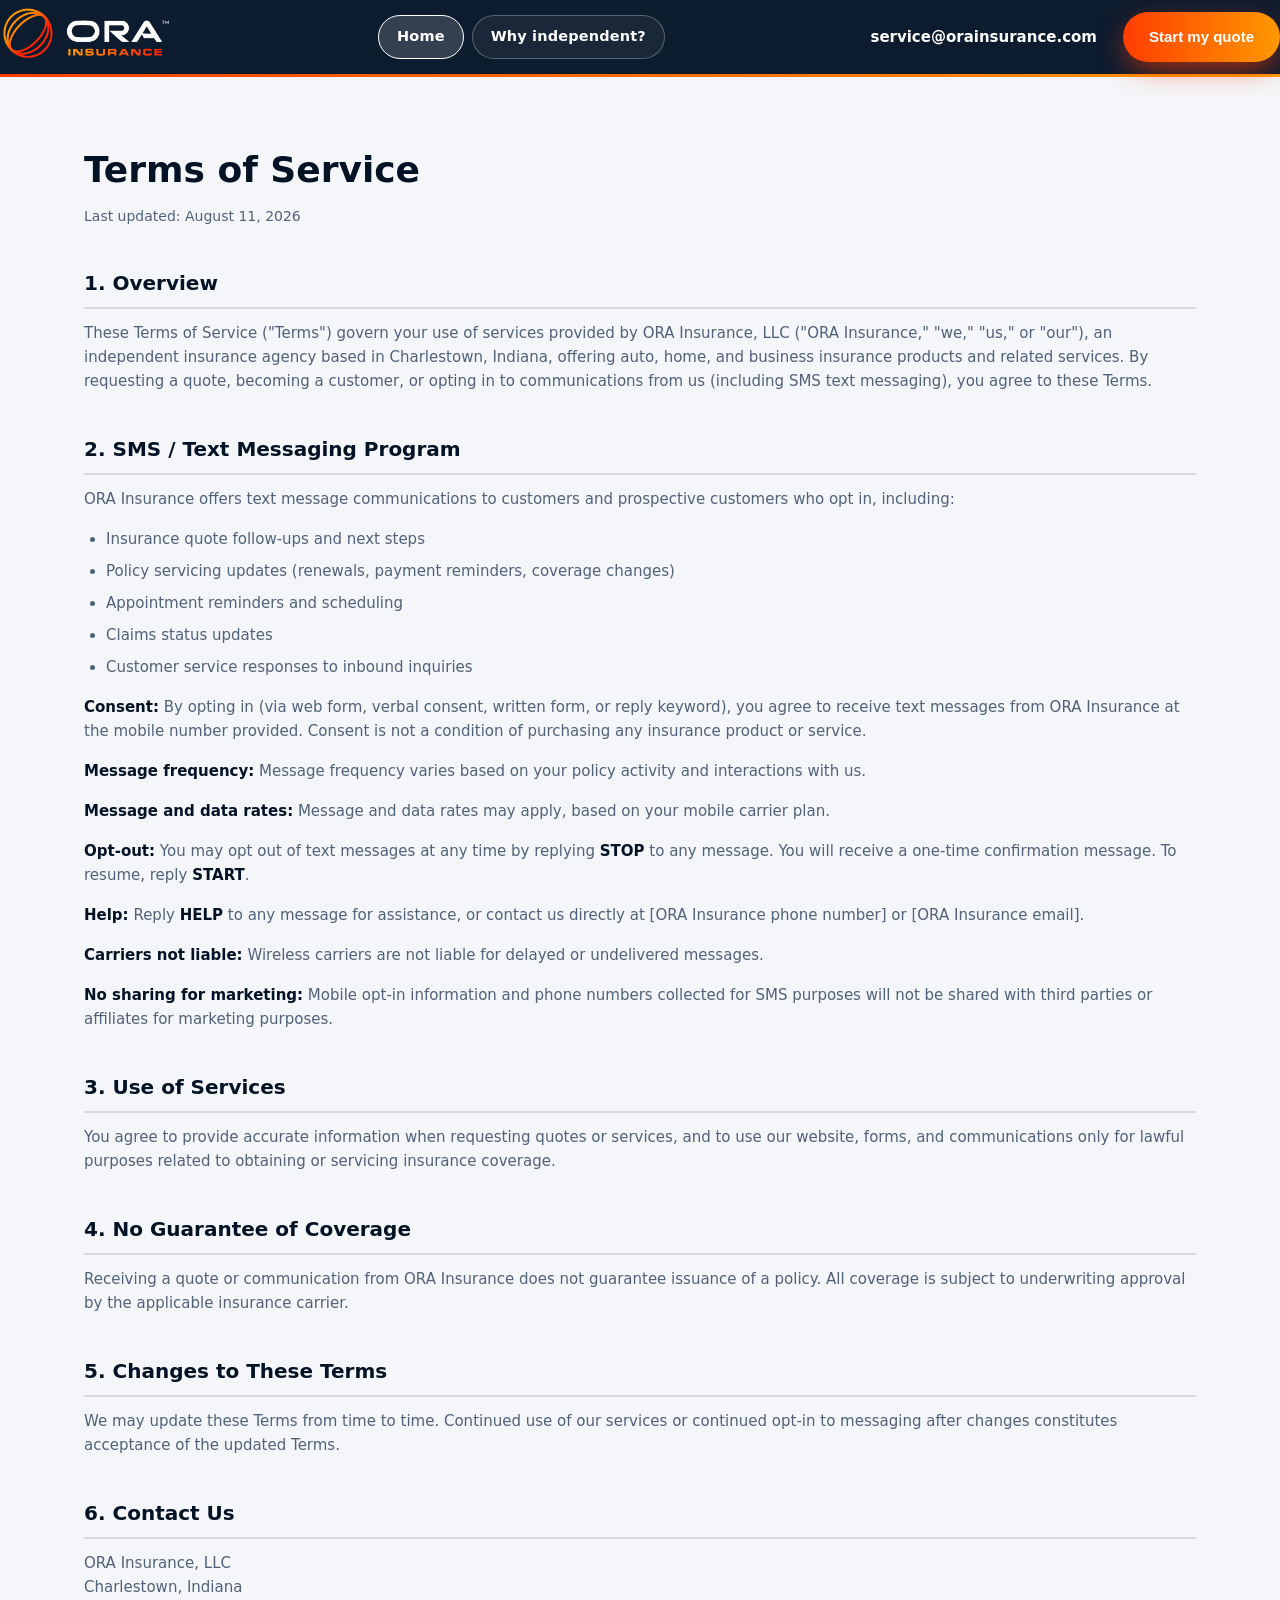
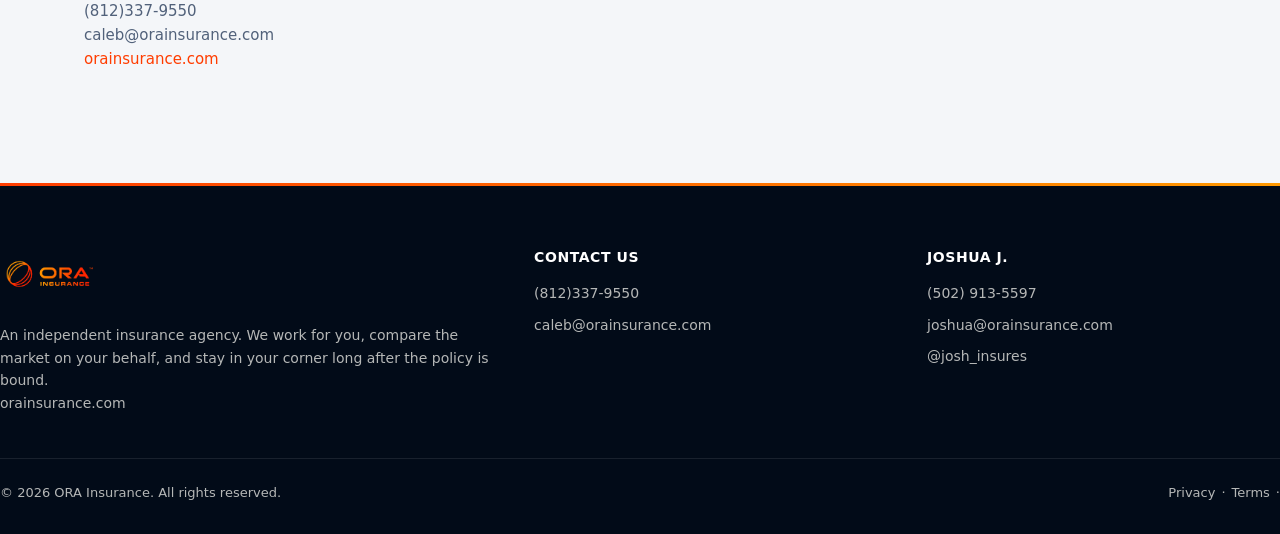
<file: pages/terms.html>
<!DOCTYPE html>
<html lang="en">
<head>
<meta charset="UTF-8">
<meta name="viewport" content="width=device-width, initial-scale=1.0">
<meta http-equiv="Content-Security-Policy" content="default-src 'self'; script-src 'self' 'unsafe-inline'; style-src 'self' 'unsafe-inline' https://fonts.googleapis.com; font-src https://fonts.gstatic.com; img-src 'self' data:;">
<meta http-equiv="X-Frame-Options" content="SAMEORIGIN">
<meta name="referrer" content="strict-origin-when-cross-origin">
<title>Terms of Service | ORA Insurance</title>
<link rel="stylesheet" href="../css/terms.css">
</head>
<body>

    <!-- ======== NAV ======== -->
<header class="nav">
  <div class="wrap nav-in">
    <a href="#top" class="nav-logo" aria-label="ORA Insurance home"><img src="[data-uri]" alt="ORA Insurance"></a>
    <nav aria-label="Primary">
      <ul class="nav-links" id="nav-list">
        <li><a href="../index.html" class="nav-active" aria-current="page">Home</a></li>
        <li><a href="why-independent.html">Why independent?</a></li>
      </ul>
    </nav>
    <div class="nav-actions">
      <a href="mailto:service@orainsurance.com" class="nav-phone">service@orainsurance.com</a>
      <a href="../index.html#quote" class="btn btn-sun">Start my quote</a>
      <button class="nav-menu-btn" aria-expanded="false" aria-controls="nav-list" aria-label="Open navigation menu">
        <span></span><span></span><span></span>
      </button>
    </div>
  </div>
</header>

<main>
<h1>Terms of Service</h1>
<p class="updated">Last updated: August 11, 2026</p>

<h2>1. Overview</h2>
<p>These Terms of Service ("Terms") govern your use of services provided by ORA Insurance, LLC ("ORA Insurance," "we," "us," or "our"), an independent insurance agency based in Charlestown, Indiana, offering auto, home, and business insurance products and related services. By requesting a quote, becoming a customer, or opting in to communications from us (including SMS text messaging), you agree to these Terms.</p>

<h2>2. SMS / Text Messaging Program</h2>
<p>ORA Insurance offers text message communications to customers and prospective customers who opt in, including:</p>
<ul>
  <li>Insurance quote follow-ups and next steps</li>
  <li>Policy servicing updates (renewals, payment reminders, coverage changes)</li>
  <li>Appointment reminders and scheduling</li>
  <li>Claims status updates</li>
  <li>Customer service responses to inbound inquiries</li>
</ul>

<p><strong>Consent:</strong> By opting in (via web form, verbal consent, written form, or reply keyword), you agree to receive text messages from ORA Insurance at the mobile number provided. Consent is not a condition of purchasing any insurance product or service.</p>

<p><strong>Message frequency:</strong> Message frequency varies based on your policy activity and interactions with us.</p>

<p><strong>Message and data rates:</strong> Message and data rates may apply, based on your mobile carrier plan.</p>

<p><strong>Opt-out:</strong> You may opt out of text messages at any time by replying <strong>STOP</strong> to any message. You will receive a one-time confirmation message. To resume, reply <strong>START</strong>.</p>

<p><strong>Help:</strong> Reply <strong>HELP</strong> to any message for assistance, or contact us directly at [ORA Insurance phone number] or [ORA Insurance email].</p>

<p><strong>Carriers not liable:</strong> Wireless carriers are not liable for delayed or undelivered messages.</p>

<p><strong>No sharing for marketing:</strong> Mobile opt-in information and phone numbers collected for SMS purposes will not be shared with third parties or affiliates for marketing purposes.</p>

<h2>3. Use of Services</h2>
<p>You agree to provide accurate information when requesting quotes or services, and to use our website, forms, and communications only for lawful purposes related to obtaining or servicing insurance coverage.</p>

<h2>4. No Guarantee of Coverage</h2>
<p>Receiving a quote or communication from ORA Insurance does not guarantee issuance of a policy. All coverage is subject to underwriting approval by the applicable insurance carrier.</p>

<h2>5. Changes to These Terms</h2>
<p>We may update these Terms from time to time. Continued use of our services or continued opt-in to messaging after changes constitutes acceptance of the updated Terms.</p>

<h2>6. Contact Us</h2>
<p>
ORA Insurance, LLC<br>
Charlestown, Indiana<br>
(812)337-9550<br>
caleb@orainsurance.com<br>
<a href="https://orainsurance.com" target="_blank" rel="noopener noreferrer">orainsurance.com</a>
</p>

</main>

<!-- ======== FOOTER ======== -->
<footer>
  <div class="wrap">
    <div class="foot-grid">
      <div>
        <img src="[data-uri]" alt="ORA Insurance">
        <p>An independent insurance agency. We work for you, compare the market on your behalf, and stay in your corner long after the policy is bound.</p>
        <p><a href="https://orainsurance.com" target="_blank" rel="noopener noreferrer">orainsurance.com</a></p>
      </div>
      <address>
        <h4>Contact Us</h4>
        <ul>
          <li><a href="tel:+8123379550">(812)337-9550</a></li>
          <li><a href="mailto:caleb@orainsurance.com">caleb@orainsurance.com</a></li>
        </ul>
      </address>
      <address>
        <h4>Joshua J.</h4>
        <ul>
          <li><a href="tel:+15029135597">(502) 913-5597</a></li>
          <li><a href="mailto:joshua@orainsurance.com">joshua@orainsurance.com</a></li>
          <li><a href="https://instagram.com/josh_insures" target="_blank" rel="noopener">@josh_insures</a></li>
        </ul>
      </address>
    </div>
    <div class="foot-bottom">
      <small>&copy; 2026 ORA Insurance. All rights reserved.</small>
      <nav aria-label="Legal">
        <a href="privacy.html">Privacy</a> · <a href="terms.html">Terms</a> · 
    </div>
  </div>
</footer>

<script>
history.scrollRestoration = 'manual';
const menuBtn = document.querySelector('.nav-menu-btn');
const navList = document.getElementById('nav-list');
menuBtn.addEventListener('click', () => {
  const isOpen = navList.classList.toggle('open');
  menuBtn.setAttribute('aria-expanded', isOpen);
});
document.addEventListener('click', (e) => {
  if (!e.target.closest('.nav-in')) {
    navList.classList.remove('open');
    menuBtn.setAttribute('aria-expanded', 'false');
  }
});
</script>

</body>
</html>
</file>
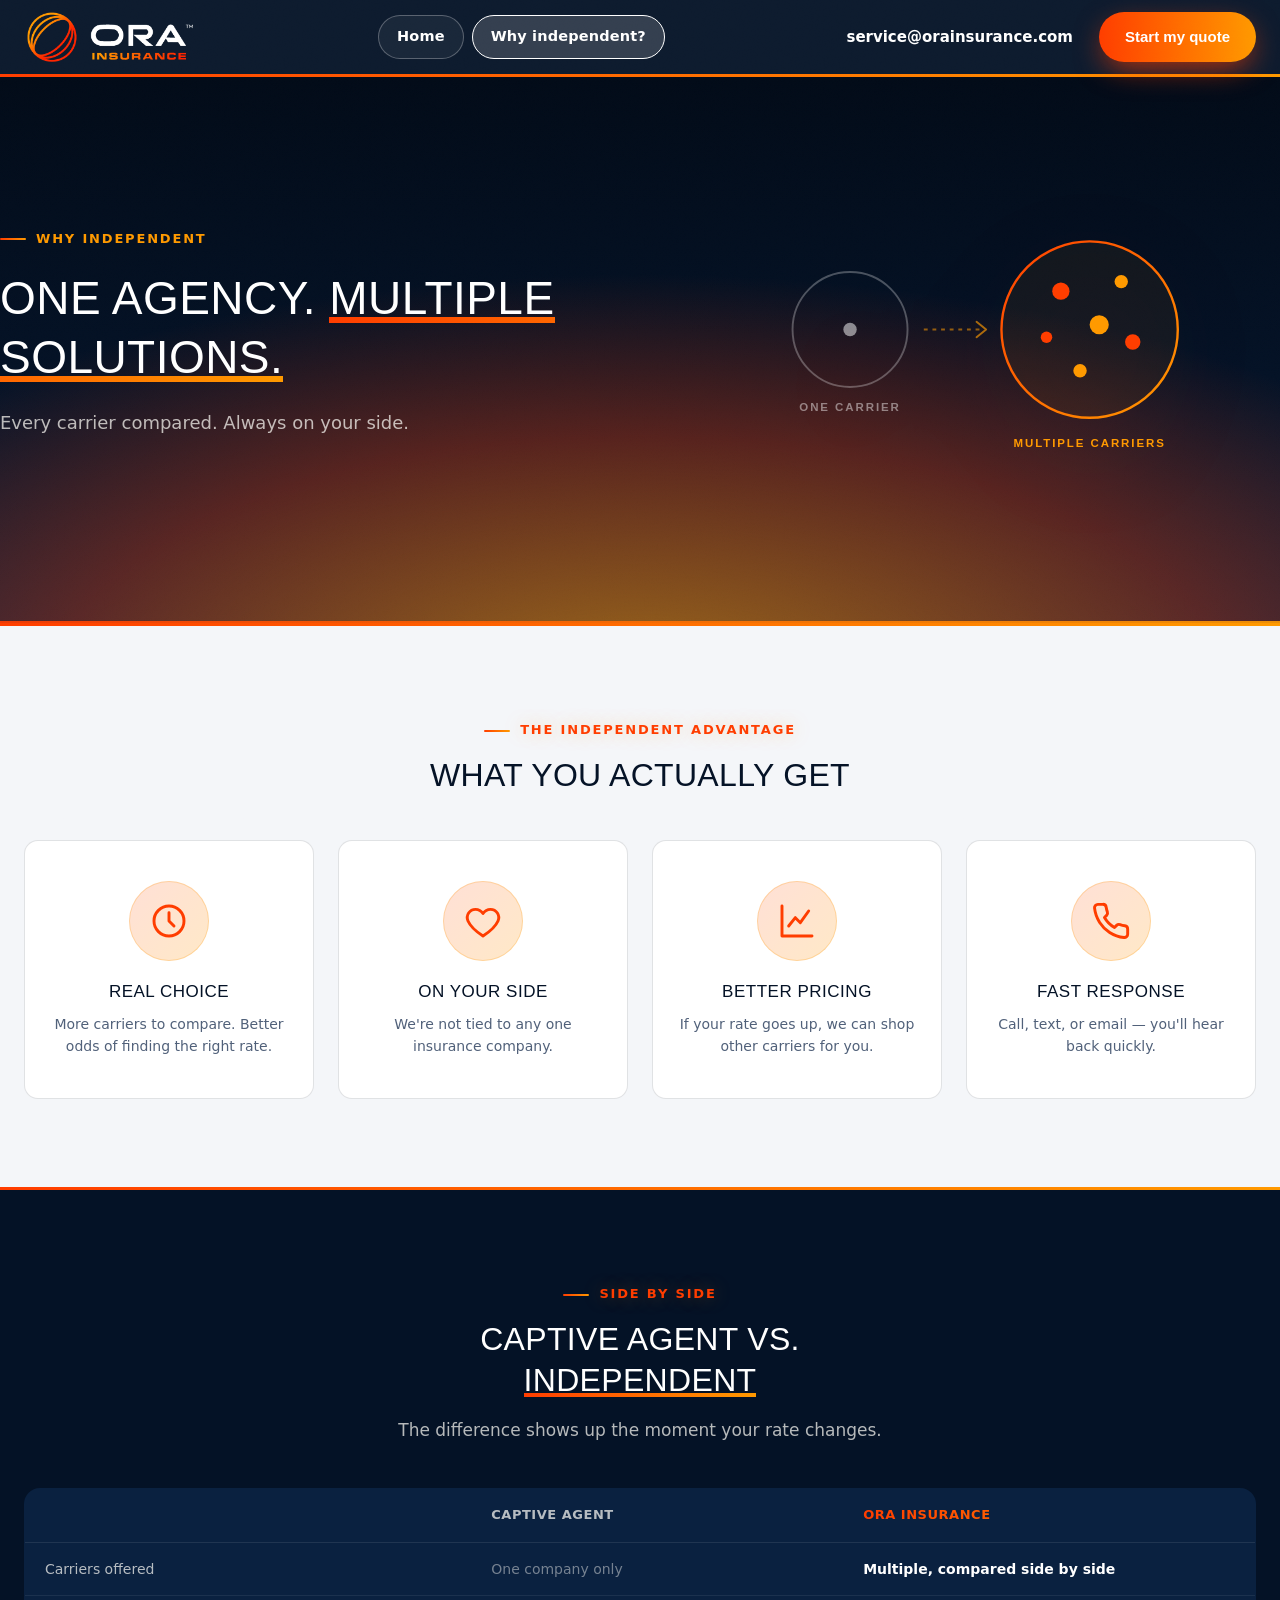
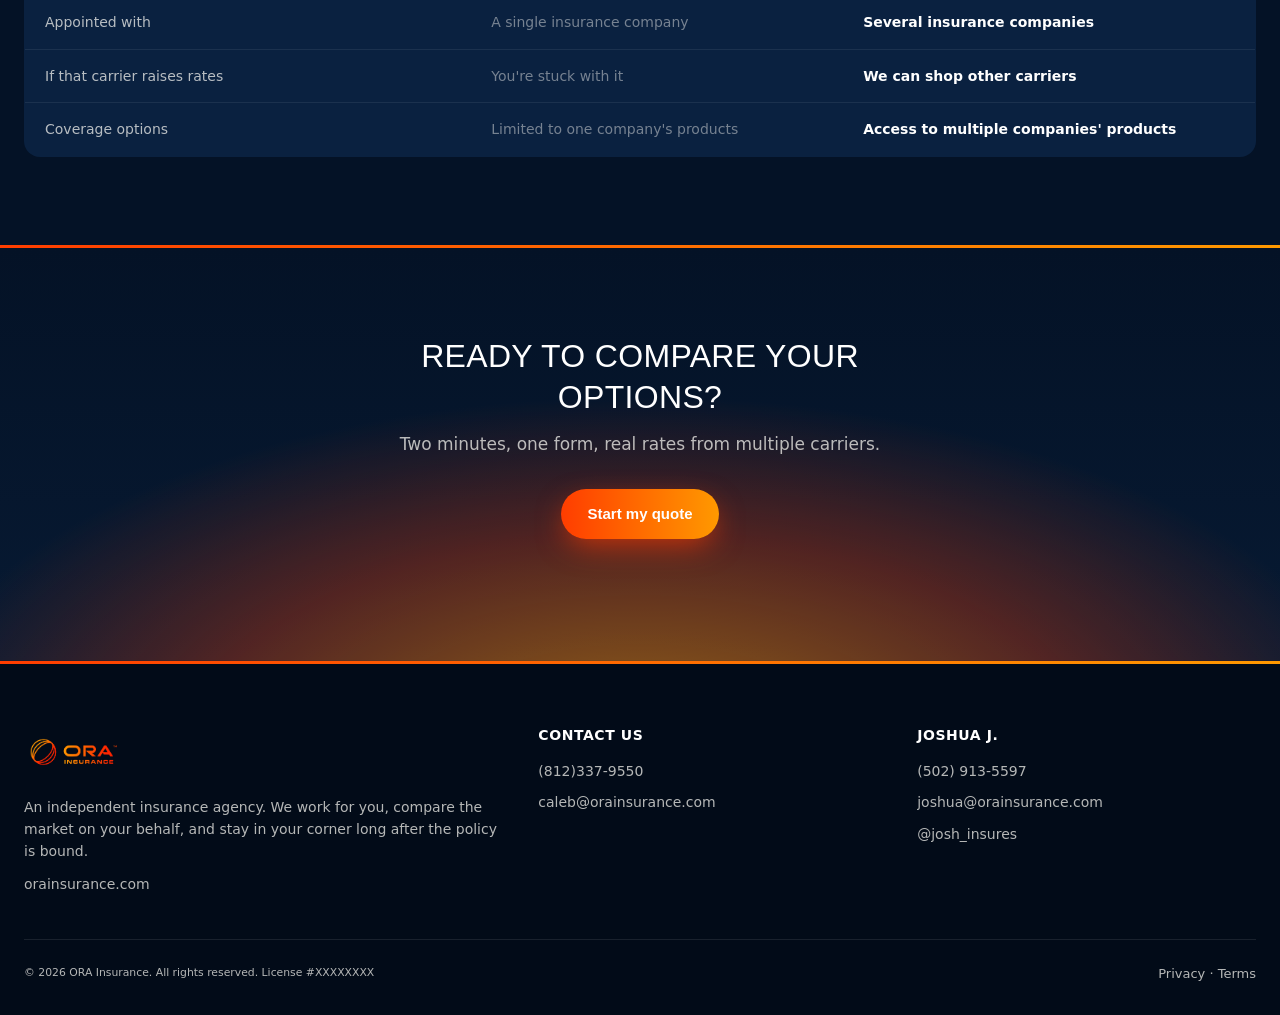
<file: pages/why-independent.html>
<!DOCTYPE html>
<html lang="en">
<head>
<meta charset="UTF-8">
<meta name="viewport" content="width=device-width, initial-scale=1.0">
<meta http-equiv="Content-Security-Policy" content="default-src 'self'; script-src 'self' 'unsafe-inline'; style-src 'self' 'unsafe-inline' https://fonts.googleapis.com; font-src https://fonts.gstatic.com; img-src 'self' data:;">
<meta http-equiv="X-Frame-Options" content="SAMEORIGIN">
<meta name="referrer" content="strict-origin-when-cross-origin">
<title>Why Independent? | ORA Insurance</title>
<meta name="description" content="See why working with an independent insurance agency beats a captive agent — more carriers, real advocacy, and pricing that gets re-shopped, not just renewed.">
<link rel="preconnect" href="https://fonts.googleapis.com">
<link rel="preconnect" href="https://fonts.gstatic.com" crossorigin>
<link href="https://fonts.googleapis.com/css2?family=Michroma&family=Montserrat:ital,wght@0,400;0,500;0,600;0,700;1,400&display=swap" rel="stylesheet">
<link rel="stylesheet" href="../css/why-independent.css">
</head>
<body id="top">

<!-- ======== NAV ======== -->
<header class="nav">
  <div class="wrap nav-in">
    <a href="../index.html" class="nav-logo" aria-label="ORA Insurance home"><img src="[data-uri]" alt="ORA Insurance"></a>
            <nav class="nav-links" id="why-nav-list" aria-label="Primary">
      <ul>
        <li><a href="../index.html">Home</a></li>
        <li><a href="why-independent.html" aria-current="page">Why independent?</a></li>
      </ul>
    </nav>
    <div class="nav-actions">
      <a href="mailto:service@orainsurance.com" class="nav-phone">service@orainsurance.com</a>
      <a href="../index.html#quote" class="btn btn-sun">Start my quote</a>
      <button class="nav-menu-btn" aria-expanded="false" aria-controls="why-nav-list" aria-label="Open navigation menu">
        <span></span><span></span><span></span>
      </button>
    </div>
  </div>
</header>

<main>


<!-- ======== WHY HERO ======== -->
<section class="hero" style="padding:0">
  <div class="wrap hero-in">
    <div style="max-width:70ch">
      <span class="eyebrow">Why Independent</span>
      <h1>One agency. <span class="lit">Multiple solutions.</span></h1>
      <p class="sub">Every carrier compared. Always on your side.</p>
    </div>
    <div class="compare-graphic" aria-hidden="true">
      <svg viewBox="0 0 480 340" width="100%" height="100%">
        <defs>
          <linearGradient id="dawnStroke" x1="0" y1="0" x2="1" y2="1">
            <stop offset="0%" stop-color="#FF3D00"/>
            <stop offset="100%" stop-color="#FF9900"/>
          </linearGradient>
        </defs>
        <circle cx="95" cy="155" r="60" fill="none" stroke="rgba(255,255,255,.28)" stroke-width="2"/>
        <circle cx="95" cy="155" r="7" fill="rgba(255,255,255,.5)"/>
        <text x="95" y="240" text-anchor="middle" fill="rgba(255,255,255,.45)" font-size="12" letter-spacing="2" font-family="'Montserrat',sans-serif" font-weight="600">ONE CARRIER</text>

        <path d="M172 155 L235 155" stroke="rgba(255,153,0,.55)" stroke-width="2" stroke-dasharray="4 5"/>
        <path d="M227 147 L237 155 L227 163" fill="none" stroke="rgba(255,153,0,.65)" stroke-width="2" stroke-linecap="round" stroke-linejoin="round"/>

        <circle cx="345" cy="155" r="92" fill="rgba(255,153,0,.06)" stroke="url(#dawnStroke)" stroke-width="2.5"/>
        <circle cx="315" cy="115" r="9" fill="#FF3D00"/>
        <circle cx="378" cy="105" r="7" fill="#FF9900"/>
        <circle cx="390" cy="168" r="8" fill="#FF3D00"/>
        <circle cx="335" cy="198" r="7" fill="#FF9900"/>
        <circle cx="300" cy="163" r="6" fill="#FF3D00"/>
        <circle cx="355" cy="150" r="10" fill="#FF9900"/>
        <text x="345" y="278" text-anchor="middle" fill="#FF9900" font-size="12" letter-spacing="2" font-family="'Montserrat',sans-serif" font-weight="700">MULTIPLE CARRIERS</text>
      </svg>
    </div>
  </div>
</section>

<hr class="daybreak">

<!-- ======== BENEFITS ======== -->
<section id="benefits">
  <div class="wrap center">
    <span class="kicker reveal">The independent advantage</span>
    <h2 class="h2 reveal">What you actually get</h2>
    <ul class="big-cards">
      <li class="big-card reveal">
        <span class="big-card-ic"><svg width="40" height="40" viewBox="0 0 24 24" fill="none" stroke="#FF3D00" stroke-width="1.75" stroke-linecap="round" stroke-linejoin="round"><circle cx="12" cy="12" r="9"/><path d="M12 7v5l3 3"/></svg></span>
        <h3>Real Choice</h3>
        <p>More carriers to compare. Better odds of finding the right rate.</p>
      </li>
      <li class="big-card reveal">
        <span class="big-card-ic"><svg width="40" height="40" viewBox="0 0 24 24" fill="none" stroke="#FF3D00" stroke-width="1.75" stroke-linecap="round" stroke-linejoin="round"><path d="M12 21s-7-4.5-9-9c-1.5-3.5 1-7 4.5-7 2 0 3.5 1 4.5 2.5C13 6 14.5 5 16.5 5c3.5 0 6 3.5 4.5 7-2 4.5-9 9-9 9z"/></svg></span>
        <h3>On Your Side</h3>
        <p>We're not tied to any one insurance company.</p>
      </li>
      <li class="big-card reveal">
        <span class="big-card-ic"><svg width="40" height="40" viewBox="0 0 24 24" fill="none" stroke="#FF3D00" stroke-width="1.75" stroke-linecap="round" stroke-linejoin="round"><path d="M3 3v18h18"/><path d="M7 15l4-5 3 3 5-7"/></svg></span>
        <h3>Better Pricing</h3>
        <p>If your rate goes up, we can shop other carriers for you.</p>
      </li>
      <li class="big-card reveal">
        <span class="big-card-ic"><svg width="40" height="40" viewBox="0 0 24 24" fill="none" stroke="#FF3D00" stroke-width="1.75" stroke-linecap="round" stroke-linejoin="round"><path d="M22 16.92v3a2 2 0 0 1-2.18 2 19.79 19.79 0 0 1-8.63-3.07 19.5 19.5 0 0 1-6-6 19.79 19.79 0 0 1-3.07-8.67A2 2 0 0 1 4.11 2h3a2 2 0 0 1 2 1.72c.13.96.36 1.9.7 2.81a2 2 0 0 1-.45 2.11L8.09 9.91a16 16 0 0 0 6 6l1.27-1.27a2 2 0 0 1 2.11-.45c.91.34 1.85.57 2.81.7A2 2 0 0 1 22 16.92z"/></svg></span>
        <h3>Fast Response</h3>
        <p>Call, text, or email — you'll hear back quickly.</p>
      </li>
    </ul>
  </div>
</section>

<hr class="daybreak">

<!-- ======== COMPARISON ======== -->
<section class="why" id="compare">
  <div class="wrap">
    <div class="center" style="margin-bottom:44px">
      <span class="kicker reveal">Side by side</span>
      <h2 class="h2 reveal">Captive agent vs. <span class="lit">independent</span></h2>
      <p class="lede reveal">The difference shows up the moment your rate changes.</p>
    </div>
    <table class="compare reveal">
      <caption class="sr-only">Comparison of a captive agent versus ORA Insurance, an independent agency</caption>
      <thead>
        <tr>
          <th scope="col"><span class="sr-only">Feature</span></th>
          <th scope="col" class="dim">Captive Agent</th>
          <th scope="col">ORA Insurance</th>
        </tr>
      </thead>
      <tbody>
        <tr>
          <th scope="row">Carriers offered</th>
          <td class="no">One company only</td>
          <td class="yes">Multiple, compared side by side</td>
        </tr>
        <tr>
          <th scope="row">Appointed with</th>
          <td class="no">A single insurance company</td>
          <td class="yes">Several insurance companies</td>
        </tr>
        <tr>
          <th scope="row">If that carrier raises rates</th>
          <td class="no">You're stuck with it</td>
          <td class="yes">We can shop other carriers</td>
        </tr>
        <tr>
          <th scope="row">Coverage options</th>
          <td class="no">Limited to one company's products</td>
          <td class="yes">Access to multiple companies' products</td>
        </tr>
      </tbody>
    </table>
  </div>
</section>

<hr class="daybreak">

<!-- ======== WHY CTA ======== -->
<section class="cta">
  <div class="wrap center reveal">
    <h2 class="h2">Ready to compare your options?</h2>
    <p class="lede">Two minutes, one form, real rates from multiple carriers.</p>
    <div class="cta-btns">
      <a href="../index.html#quote" class="btn btn-sun">Start my quote</a>
    </div>
  </div>
</section>

</main>

<footer>
  <div class="wrap">
    <div class="foot-grid">
      <div>
        <img src="[data-uri]" alt="ORA Insurance">
        <p>An independent insurance agency. We work for you, compare the market on your behalf, and stay in your corner long after the policy is bound.</p>
        <p style="margin-top:10px"><a href="https://orainsurance.com" target="_blank" rel="noopener noreferrer">orainsurance.com</a></p>
      </div>
      <address>
        <h4>Contact Us</h4>
        <ul>
          <li><a href="tel:+812337-9550">(812)337-9550</a></li>
          <li><a href="mailto:caleb@orainsurance.com">caleb@orainsurance.com</a></li>
        </ul>
      </address>
      <address>
        <h4>Joshua J.</h4>
        <ul>
          <li><a href="tel:+15029135597">(502) 913-5597</a></li>
          <li><a href="mailto:joshua@orainsurance.com">joshua@orainsurance.com</a></li>
          <li><a href="https://instagram.com/josh_insures" target="_blank" rel="noopener">@josh_insures</a></li>
        </ul>
      </address>
    </div>
    <div class="foot-bottom">
      <small>© 2026 ORA Insurance. All rights reserved. License #XXXXXXXX</small>
      <nav aria-label="Legal">
        <a href="privacy.html">Privacy</a> · <a href="terms.html">Terms</a> 
      </nav>
    </div>
  </div>
</footer>

<!-- ======== MOBILE STICKY CTA ======== -->
<aside class="sticky-cta" aria-label="Quick quote">
  <b>Free quote, ~2 minutes</b>
  <a href="../index.html#quote" class="btn btn-sun" style="padding:11px 20px;font-size:14px">Start now</a>
</aside>

<script>
// Hamburger menu toggle
const menuBtn = document.querySelector('.nav-menu-btn');
const whyNavList = document.getElementById('why-nav-list');
menuBtn.addEventListener('click', () => {
  const isOpen = whyNavList.classList.toggle('open');
  menuBtn.setAttribute('aria-expanded', isOpen);
});
document.addEventListener('click', (e) => {
  if (!e.target.closest('.nav-in')) {
    whyNavList.classList.remove('open');
    menuBtn.setAttribute('aria-expanded', 'false');
  }
});

// scroll reveal
const io = new IntersectionObserver((entries) => {
  entries.forEach(en => { if (en.isIntersecting) { en.target.classList.add('in'); io.unobserve(en.target); } });
}, { threshold: 0.12 });
document.querySelectorAll('.reveal').forEach(el => io.observe(el));
</script>
</body>
</html>
</file>
<file: css/styles.css>
/*all code made in claude ai then got handed to me i tried my best*/

:root {
  --ink: #041226;
  --ink-2: #0a2140;
  --ember: #ff3d00;
  --amber: #ff9900;
  --paper: #f4f6f9;
  --card: #ffffff;
  --line: rgba(4, 18, 38, 0.12);
  --slate: #51617a;
  --slate-dim: rgba(251, 249, 244, 0.72);
  --dawn: linear-gradient(90deg, var(--ember), var(--amber));
  --radius: 14px;
  --shadow: 0 14px 40px -14px rgba(4, 18, 38, 0.22);
}

* {
  margin: 0;
  padding: 0;
  box-sizing: border-box;
}

html,
body {
  margin: 0;
  padding: 0;
}

html {
  scroll-behavior: smooth;
}

@media (prefers-reduced-motion: reduce) {
  html {
    scroll-behavior: auto;
  }

  *,
  *::before,
  *::after {
    animation: none !important;
    transition: none !important;
  }
}

body {
  font-family: "Montserrat", system-ui, sans-serif;
  color: var(--ink);
  background: var(--ink);
  line-height: 1.6;
  -webkit-font-smoothing: antialiased;
  position: relative;
}

body::after {
  content: "";
  position: fixed;
  inset: 0;
  pointer-events: none;
  z-index: 9999;
  opacity: 0.035;
  mix-blend-mode: overlay;
  background-image: url("data:image/svg+xml,%3Csvg xmlns='http://www.w3.org/2000/svg' width='180' height='180'%3E%3Cfilter id='n'%3E%3CfeTurbulence type='fractalNoise' baseFrequency='0.85' numOctaves='2' stitchTiles='stitch'/%3E%3C/filter%3E%3Crect width='100%25' height='100%25' filter='url(%23n)'/%3E%3C/svg%3E");
}

img {
  max-width: 100%;
  display: block;
}

a {
  color: inherit;
  text-decoration: none;
}

:focus-visible {
  outline: 3px solid var(--amber);
  outline-offset: 2px;
  border-radius: 4px;
}

h1,
h2,
h3 {
  font-family: "Michroma", sans-serif;
  font-weight: 400;
  line-height: 1.28;
  letter-spacing: 0.01em;
}

.wrap {
  max-width: 1160px;
  margin: 0 auto;
  padding: 0 24px;
}

address {
  font-style: normal;
}

/* ---- daybreak line: the signature divider ---- */
.daybreak {
  height: 3px;
  background: var(--dawn);
  border: 0;
}

/* underline accent on key words */
.lit {
  background-image: var(--dawn);
  background-repeat: no-repeat;
  background-size: 100% 0.14em;
  background-position: 0 92%;
  padding-bottom: 0.06em;
}

/* ---------- nav ---------- */
.nav {
  position: sticky;
  top: 0;
  z-index: 50;
  background: rgba(4, 18, 38, 0.96);
  backdrop-filter: blur(10px);
  border-bottom: 3px solid transparent;
  border-image: var(--dawn) 1;
}

.nav-in {
  display: flex;
  align-items: center;
  justify-content: space-between;
  height: 74px;
}

.nav-logo img {
  height: 56px;
  width: auto;
}

.nav-links {
  display: flex;
  gap: 8px;
  align-items: center;
  list-style: none;
}

.nav-links a {
  font-weight: 600;
  font-size: 14.5px;
  letter-spacing: 0.01em;
  padding: 9px 18px;
  border-radius: 999px;
  display: inline-block;
  color: #fff;
  border: 1.5px solid rgba(255, 255, 255, 0.28);
  background: rgba(255, 255, 255, 0.05);
  transition: all 0.2s ease;
}

.nav-links a:hover {
  background: rgba(255, 255, 255, 0.14);
  border-color: rgba(255, 255, 255, 0.5);
  transform: translateY(-1px);
}

.nav-links a.nav-active {
  background: rgba(255, 255, 255, 0.16);
  border-color: #fff;
}

.nav-links a.nav-active:hover {
  transform: none;
}

.nav-actions {
  display: flex;
  align-items: center;
  gap: 26px;
}

.nav-phone {
  font-weight: 700;
  font-size: 15px;
  white-space: nowrap;
  color: #fff;
}

.btn {
  display: inline-block;
  font-weight: 700;
  font-size: 15px;
  padding: 13px 26px;
  border-radius: 999px;
  border: 0;
  cursor: pointer;
  transition: transform 0.15s ease, box-shadow 0.15s ease, filter 0.15s ease;
  font-family: "Montserrat", sans-serif;
}

.btn:hover {
  transform: translateY(-1px);
}

.btn-sun {
  background: var(--dawn);
  color: #fff;
  box-shadow: 0 10px 30px -6px rgba(255, 61, 0, 0.75);
}

.btn-sun:hover {
  filter: brightness(1.05);
}

.btn-ghost {
  background: transparent;
  color: #fff;
  border: 1.5px solid rgba(255, 255, 255, 0.4);
}

.btn-ghost:hover {
  border-color: var(--amber);
  color: var(--amber);
}

@media (max-width: 1000px) {
  .nav-links {
    display: none;
  }
}

@media (max-width: 750px) {
  .nav-phone {
    display: none;
  }

  .nav-logo img {
    height: 48px;
  }
}

/* ---------- hero ---------- */
.hero {
  position: relative;
  color: #fff;
  overflow: hidden;
  padding: 0;
  background:
    radial-gradient(1300px 560px at 50% 112%, rgba(255, 153, 0, 0.6), rgba(255, 61, 0, 0.32) 45%, transparent 74%),
    linear-gradient(180deg, #020b18 0%, var(--ink) 55%, #0b1e3a 100%);
}

.hero::after {
  /* horizon line the sun rises over */
  content: "";
  position: absolute;
  left: 0;
  right: 0;
  bottom: 0;
  height: 2px;
  background: var(--dawn);
  opacity: 0.9;
}

.spin-mark {
  display: flex;
  align-items: center;
  justify-content: center;
  position: relative;
  z-index: 1;
}

.spin-mark img {
  width: min(480px, 85%);
  height: auto;
  filter: drop-shadow(0 0 70px rgba(255, 153, 0, 0.55));
  animation: ora-spin 22s linear infinite;
}

@keyframes ora-spin {
  from {
    transform: rotate(0deg);
  }

  to {
    transform: rotate(360deg);
  }
}

@media (prefers-reduced-motion: reduce) {
  .spin-mark img {
    animation: none;
  }
}

.hero-in {
  display: grid;
  grid-template-columns: 1.05fr 0.95fr;
  gap: 56px;
  padding: 84px 0 96px;
  align-items: center;
  position: relative;
  z-index: 1;
}

.lob-tags {
  font-size: 15px;
  font-weight: 700;
  letter-spacing: 0.1em;
  text-transform: uppercase;
  color: var(--amber);
  margin: 22px 0 32px;
  display: flex;
  gap: 12px;
  align-items: center;
}

.lob-tags span {
  color: rgba(255, 255, 255, 0.3);
  font-weight: 400;
}

.eyebrow {
  display: inline-flex;
  align-items: center;
  gap: 10px;
  font-size: 13px;
  font-weight: 600;
  letter-spacing: 0.14em;
  text-transform: uppercase;
  color: var(--amber);
  margin-bottom: 20px;
}

.eyebrow::before {
  content: "";
  width: 26px;
  height: 2px;
  background: var(--dawn);
  border-radius: 2px;
}

.hero h1 {
  font-size: clamp(23px, 3.2vw, 40px);
  text-transform: uppercase;
  margin-bottom: 22px;
}

.hero .sub {
  font-size: 18px;
  color: var(--slate-dim);
  max-width: 52ch;
  margin-bottom: 28px;
}

.hero-ctas {
  display: flex;
  gap: 14px;
  flex-wrap: wrap;
  margin-bottom: 34px;
}

.chips {
  display: flex;
  flex-wrap: wrap;
  gap: 10px 22px;
  list-style: none;
}

.chips li {
  display: flex;
  align-items: center;
  gap: 8px;
  font-size: 14px;
  color: var(--slate-dim);
  font-weight: 500;
}

.chips svg {
  flex: none;
}

/* quote card */
.quote-section {
  background: var(--ink);
  color: #fff;
}

.quote-section .h2 {
  color: #fff;
}

.quote-section .lede {
  color: var(--slate-dim);
}

.quote-section .kicker {
  color: var(--amber);
}

.quote-section .kicker::before {
  background: var(--dawn);
}

.quote-card {
  background: var(--card);
  color: var(--ink);
  border-radius: 18px;
  padding: 30px 28px;
  box-shadow: 0 30px 70px -20px rgba(0, 0, 0, 0.55);
  position: relative;
  overflow: hidden;
  max-width: 520px;
  text-align: left;
}

#quote .quote-card {
  margin: 36px auto 0;
}

.quote-card::before {
  content: "";
  position: absolute;
  top: 0;
  left: 0;
  right: 0;
  height: 5px;
  background: var(--dawn);
}

.quote-card h2 {
  font-size: 17px;
  margin-bottom: 8px;
}

.quote-card .qsub {
  font-size: 14px;
  color: var(--slate);
  margin-bottom: 20px;
}

.field {
  margin-bottom: 14px;
}

.field label {
  display: block;
  font-size: 13px;
  font-weight: 600;
  margin-bottom: 6px;
}

.field input,
.field select {
  width: 100%;
  padding: 13px 14px;
  font-size: 15px;
  font-family: inherit;
  color: var(--ink);
  border: 1.5px solid var(--line);
  border-radius: 10px;
  background: #fff;
  transition: border-color 0.15s ease;
}

.field input:focus,
.field select:focus {
  border-color: var(--amber);
  outline: none;
  box-shadow: 0 0 0 3px rgba(255, 153, 0, 0.18);
}

.field-row {
  display: grid;
  grid-template-columns: 1fr 1fr;
  gap: 12px;
}

.quote-card .btn {
  width: 100%;
  font-size: 16px;
  padding: 15px;
}

.fine {
  font-size: 12.5px;
  color: var(--slate);
  text-align: center;
  margin-top: 12px;
}

.form-note {
  display: none;
  margin-top: 14px;
  padding: 14px;
  border-radius: 10px;
  font-size: 14px;
  font-weight: 500;
}

.form-note.ok {
  display: block;
  background: #eaf7ec;
  color: #14532d;
  border: 1px solid #bbe5c4;
}

.form-note.err {
  display: block;
  background: #fdeeea;
  color: #7f1d1d;
  border: 1px solid #f5c6b8;
}

@media (max-width: 1000px) {
  .hero-in {
    grid-template-columns: 1fr;
    gap: 44px;
    padding: 60px 0 72px;
  }
}

/* ---------- trust strip ---------- */
/* ---------- sections ---------- */
section {
  padding: 88px 0;
}

.kicker {
  font-size: 13px;
  font-weight: 700;
  letter-spacing: 0.14em;
  text-transform: uppercase;
  color: var(--ember);
  display: inline-flex;
  align-items: center;
  gap: 10px;
  margin-bottom: 14px;
  text-shadow: 0 0 18px rgba(255, 153, 0, 0.35);
}

.kicker::before {
  content: "";
  width: 26px;
  height: 2px;
  background: var(--dawn);
  border-radius: 2px;
}

.h2 {
  font-size: clamp(19px, 2.4vw, 28px);
  text-transform: uppercase;
  margin-bottom: 16px;
  max-width: 30ch;
}

.lede {
  font-size: 17px;
  color: var(--slate);
  max-width: 62ch;
}

.center {
  text-align: center;
}

.center .h2,
.center .lede {
  margin-left: auto;
  margin-right: auto;
}

.center .kicker {
  justify-content: center;
}

/* coverage */
.big-cards {
  display: grid;
  grid-template-columns: repeat(3, 1fr);
  gap: 28px;
  margin-top: 44px;
  list-style: none;
}

.big-card {
  background: var(--card);
  border: 1px solid var(--line);
  border-radius: var(--radius);
  padding: 48px 30px;
  text-align: center;
  transition: transform 0.18s ease, box-shadow 0.18s ease;
}

.big-card:hover {
  transform: translateY(-4px);
  box-shadow: var(--shadow);
}

.big-card-ic {
  width: 108px;
  height: 108px;
  border-radius: 50%;
  display: grid;
  place-items: center;
  margin: 0 auto 26px;
  background: linear-gradient(135deg, rgba(255, 61, 0, 0.16), rgba(255, 153, 0, 0.22));
  box-shadow: 0 0 0 1px rgba(255, 153, 0, 0.25) inset;
  position: relative;
}

.big-card-ic::before {
  content: "";
  position: absolute;
  inset: -9px;
  border-radius: 50%;
  border: 1.5px solid rgba(255, 153, 0, 0.3);
}

.big-card-ic::after {
  content: "";
  position: absolute;
  inset: -18px;
  border-radius: 50%;
  border: 1px dashed rgba(255, 61, 0, 0.18);
}

.big-card h3 {
  font-size: 19px;
  letter-spacing: 0.03em;
  text-transform: uppercase;
  margin-bottom: 10px;
}

.big-card p {
  font-size: 14.5px;
  color: var(--slate);
  margin-bottom: 18px;
}

.go {
  font-weight: 700;
  font-size: 14.5px;
  color: var(--ember);
  display: inline-flex;
  align-items: center;
  gap: 6px;
}

.go:hover {
  gap: 10px;
}

@media (max-width: 1000px) {
  .big-cards {
    grid-template-columns: 1fr;
  }
}

.carriers {
  margin-top: 72px;
  padding: 56px 40px;
  border-radius: 24px;
  background: var(--dawn);
  position: relative;
  overflow: hidden;
}

.carriers::before {
  content: "";
  position: absolute;
  inset: 0;
  background: radial-gradient(700px 260px at 50% -10%, rgba(255, 255, 255, 0.28), transparent 70%);
  pointer-events: none;
}

.carriers-label {
  display: block;
  font-size: 14px;
  font-weight: 800;
  letter-spacing: 0.1em;
  text-transform: uppercase;
  color: #fff;
  margin-bottom: 30px;
  position: relative;
  text-shadow: 0 2px 12px rgba(0, 0, 0, 0.15);
}

.carriers-grid {
  display: grid;
  grid-template-columns: repeat(6, 1fr);
  gap: 18px;
  position: relative;
  list-style: none;
}

.carrier-badge {
  background: #fff;
  border-radius: 14px;
  padding: 26px 20px;
  text-align: center;
  transition: transform 0.18s ease, box-shadow 0.18s ease;
  display: flex;
  align-items: center;
  justify-content: center;
  min-height: 88px;
  box-shadow: 0 14px 34px -14px rgba(4, 18, 38, 0.55);
}

.carrier-badge:hover {
  transform: translateY(-5px) scale(1.03);
  box-shadow: 0 20px 44px -14px rgba(4, 18, 38, 0.7);
}

.carrier-badge img,
.carrier-badge svg {
  max-width: 100%;
  max-height: 46px;
  width: auto;
  height: auto;
  overflow: visible;
}

@media (max-width: 1000px) {
  .carriers-grid {
    grid-template-columns: repeat(3, 1fr);
  }

  .carriers {
    padding: 44px 22px;
  }
}

@media (max-width: 750px) {
  .carriers-grid {
    grid-template-columns: repeat(2, 1fr);
  }
}

/* why independent */
.why {
  background: var(--ink);
  color: #fff;
  position: relative;
}

.why .lede {
  color: var(--slate-dim);
}

.why-grid {
  display: grid;
  grid-template-columns: 1fr 1fr;
  gap: 60px;
  align-items: center;
}

.why-points {
  display: grid;
  gap: 26px;
  margin-top: 36px;
}

.point {
  display: flex;
  gap: 18px;
}

.point-ic {
  width: 44px;
  height: 44px;
  border-radius: 12px;
  flex: none;
  display: grid;
  place-items: center;
  background: linear-gradient(135deg, rgba(255, 61, 0, 0.4), rgba(255, 153, 0, 0.4));
  box-shadow: 0 0 24px -6px rgba(255, 153, 0, 0.6);
}

.point h3 {
  font-size: 14px;
  margin-bottom: 6px;
}

.point p {
  font-size: 14.5px;
  color: var(--slate-dim);
}

.compare {
  background: var(--ink-2);
  border: 1px solid rgba(255, 255, 255, 0.09);
  border-radius: 16px;
  overflow: hidden;
}

.compare-head {
  display: grid;
  grid-template-columns: 1.2fr 1fr 1fr;
  font-size: 13px;
  font-weight: 700;
  letter-spacing: 0.04em;
  padding: 16px 20px;
  border-bottom: 1px solid rgba(255, 255, 255, 0.09);
  color: var(--slate-dim);
  text-transform: uppercase;
}

.compare-head span:last-child {
  background: var(--dawn);
  -webkit-background-clip: text;
  background-clip: text;
  color: transparent;
}

.compare-row {
  display: grid;
  grid-template-columns: 1.2fr 1fr 1fr;
  padding: 15px 20px;
  font-size: 14px;
  border-bottom: 1px solid rgba(255, 255, 255, 0.07);
  align-items: center;
}

.compare-row:last-child {
  border-bottom: 0;
}

.compare-row .lbl {
  color: var(--slate-dim);
}

.compare-row .no {
  color: rgba(251, 249, 244, 0.45);
}

.compare-row .yes {
  font-weight: 600;
  color: #fff;
  display: flex;
  align-items: center;
  gap: 7px;
}

@media (max-width: 1000px) {
  .why-grid {
    grid-template-columns: 1fr;
    gap: 44px;
  }
}

/* process */
.process {
  background: var(--ink);
  color: #fff;
}

.process .lede {
  color: var(--slate-dim);
}

.steps {
  display: grid;
  grid-template-columns: repeat(3, 1fr);
  gap: 20px;
  margin-top: 44px;
  counter-reset: step;
}

.step {
  background: var(--card);
  border: 1px solid var(--line);
  border-radius: var(--radius);
  padding: 30px 26px;
  position: relative;
  counter-increment: step;
}

.step::before {
  content: counter(step, decimal-leading-zero);
  font-family: "Michroma", sans-serif;
  font-size: 14px;
  display: inline-grid;
  place-items: center;
  width: 42px;
  height: 42px;
  border-radius: 50%;
  background: var(--dawn);
  color: #fff;
  margin-bottom: 18px;
}

.step h3 {
  font-size: 14px;
  margin-bottom: 10px;
}

.step p {
  font-size: 14.5px;
  color: var(--slate);
}

@media (max-width: 1000px) {
  .steps {
    grid-template-columns: 1fr;
  }
}

/* meet */
.meet {
  background: var(--ink);
  color: #fff;
}

.meet .h2 {
  color: #fff;
}

.meet .lede {
  color: var(--slate-dim);
}

.meet .kicker {
  color: var(--amber);
}

.meet .kicker::before {
  background: var(--dawn);
}

.agents {
  display: grid;
  grid-template-columns: repeat(2, minmax(0, 420px));
  gap: 28px;
  justify-content: center;
  margin-top: 44px;
  text-align: left;
}

.agent-card {
  background: var(--card);
  border: 1px solid var(--line);
  border-radius: 18px;
  overflow: hidden;
  box-shadow: var(--shadow);
  display: flex;
  flex-direction: column;
}

.agent-card img {
  width: 100%;
  height: 340px;
  object-fit: cover;
  object-position: center 20%;
}

.agent-body {
  padding: 26px 26px 28px;
  border-top: 4px solid transparent;
  background:
    linear-gradient(var(--card), var(--card)) padding-box,
    var(--dawn) border-box;
}

.agent-body h3 {
  font-size: 16px;
  margin-bottom: 6px;
}

.agent-role {
  display: inline-block;
  font-size: 12px;
  font-weight: 700;
  letter-spacing: 0.12em;
  text-transform: uppercase;
  color: var(--ember);
  margin-bottom: 12px;
}

.agent-body p {
  font-size: 14.5px;
  color: var(--slate);
  margin-bottom: 18px;
}

.agent-links {
  display: grid;
  gap: 9px;
}

.agent-links a {
  display: flex;
  align-items: center;
  gap: 9px;
  font-weight: 600;
  font-size: 14px;
}

.agent-links a:hover {
  color: var(--ember);
}

@media (max-width: 1000px) {
  .agents {
    grid-template-columns: 1fr;
    max-width: 420px;
    margin-left: auto;
    margin-right: auto;
  }
}

/* testimonials */
.quotes {
  display: grid;
  grid-template-columns: repeat(3, 1fr);
  gap: 20px;
  margin-top: 44px;
}

.tcard {
  background: var(--card);
  border: 1px solid var(--line);
  border-radius: var(--radius);
  padding: 28px 26px;
  display: flex;
  flex-direction: column;
}

.stars {
  color: var(--amber);
  letter-spacing: 2px;
  font-size: 15px;
  margin-bottom: 14px;
}

.tcard p {
  font-size: 15px;
  color: var(--ink);
  margin-bottom: 20px;
}

.tcard .who {
  margin-top: auto;
  display: flex;
  align-items: center;
  gap: 12px;
}

.avatar {
  width: 42px;
  height: 42px;
  border-radius: 50%;
  background: var(--dawn);
  color: #fff;
  display: grid;
  place-items: center;
  font-weight: 700;
  font-size: 14px;
}

.who b {
  display: block;
  font-size: 14.5px;
}

.who span {
  font-size: 13px;
  color: var(--slate);
}

@media (max-width: 1000px) {
  .quotes {
    grid-template-columns: 1fr;
  }
}

/* final CTA */
.cta {
  color: #fff;
  text-align: center;
  position: relative;
  overflow: hidden;
  background:
    radial-gradient(1000px 480px at 50% 122%, rgba(255, 153, 0, 0.58), rgba(255, 61, 0, 0.3) 45%, transparent 74%),
    linear-gradient(180deg, var(--ink) 0%, #071a33 100%);
}

.cta .h2 {
  max-width: 26ch;
  margin: 0 auto 14px;
}

.cta .lede {
  color: var(--slate-dim);
  margin: 0 auto 30px;
}

.cta-btns {
  display: flex;
  gap: 14px;
  justify-content: center;
  flex-wrap: wrap;
  margin-bottom: 34px;
}

.cta-phone {
  font-family: "Michroma", sans-serif;
  font-size: clamp(20px, 3vw, 30px);
}

.cta-phone-sub {
  font-size: 14px;
  color: var(--slate-dim);
  margin-top: 6px;
}

/* footer */
/* ceo quote */
.ceo-section {
  background: var(--ink);
  color: #fff;
}

.ceo-grid {
  display: grid;
  grid-template-columns: 260px 1fr;
  gap: 52px;
  align-items: center;
}

.ceo-photo {
  width: 100%;
  border-radius: 16px;
  box-shadow: 0 30px 60px -20px rgba(0, 0, 0, 0.6);
  display: block;
}

.ceo-quote-mark {
  font-family: Georgia, serif;
  font-size: 64px;
  color: var(--amber);
  line-height: 0.6;
  display: block;
  margin-bottom: 6px;
}

.ceo-quote-big {
  font-size: clamp(19px, 2.4vw, 27px);
  line-height: 1.45;
  font-weight: 600;
  margin-bottom: 22px;
}

.ceo-attr {
  font-size: 15px;
  font-weight: 700;
  color: var(--amber);
  font-style: normal;
}

.ceo-attr span {
  display: block;
  font-weight: 500;
  color: var(--slate-dim);
  font-size: 13.5px;
  margin-top: 3px;
}

@media (max-width: 750px) {
  .ceo-grid {
    grid-template-columns: 1fr;
    text-align: center;
  }

  .ceo-photo {
    max-width: 220px;
    margin: 0 auto;
  }
}

/* reviews */
.reviews {
  background: #fff;
  position: relative;
  overflow: hidden;
}

.reviews::before {
  content: "";
  position: absolute;
  top: -140px;
  right: -140px;
  width: 420px;
  height: 420px;
  border-radius: 50%;
  border: 1.5px solid rgba(255, 153, 0, 0.14);
  pointer-events: none;
}

.reviews::after {
  content: "";
  position: absolute;
  top: -90px;
  right: -90px;
  width: 420px;
  height: 420px;
  border-radius: 50%;
  border: 1px dashed rgba(255, 61, 0, 0.1);
  pointer-events: none;
}

.reviews-rating {
  display: flex;
  align-items: center;
  justify-content: center;
  gap: 12px;
  margin-top: 8px;
  margin-bottom: 44px;
  flex-wrap: wrap;
}

.reviews-score {
  font-size: 32px;
  font-weight: 800;
  color: var(--ink);
}

.reviews-stars {
  display: flex;
  gap: 3px;
}

.reviews-stars svg {
  width: 22px;
  height: 22px;
}

.review-cards {
  display: grid;
  grid-template-columns: repeat(4, 1fr);
  gap: 22px;
  list-style: none;
}

.review-card {
  background: var(--card);
  border: 1px solid var(--line);
  border-radius: var(--radius);
  padding: 26px 24px;
  text-align: left;
}

.review-card .stars {
  display: flex;
  gap: 2px;
  margin-bottom: 14px;
}

.review-card .stars svg {
  width: 15px;
  height: 15px;
}

.review-card p {
  font-size: 14.5px;
  color: var(--ink);
  line-height: 1.55;
  margin-bottom: 0;
}

@media (max-width: 1000px) {
  .review-cards {
    grid-template-columns: repeat(2, 1fr);
  }
}

@media (max-width: 750px) {
  .review-cards {
    grid-template-columns: 1fr;
  }
}

@media (max-width: 750px) {
  .reviews {
    padding-top: 44px;
  }
}

footer {
  background: #020b18;
  color: var(--slate-dim);
  padding: 60px 0 30px;
  font-size: 14px;
  border-top: 3px solid;
  border-image: var(--dawn) 1;
}

.foot-grid {
  display: grid;
  grid-template-columns: 1.4fr 1fr 1fr;
  gap: 40px;
  margin-bottom: 44px;
}

footer a {
  word-break: break-word;
}

.foot-grid img {
  height: 56px;
  width: auto;
  margin-bottom: 16px;
}

footer h4 {
  color: #fff;
  font-size: 14px;
  font-weight: 700;
  margin-bottom: 14px;
  letter-spacing: 0.04em;
  text-transform: uppercase;
}

footer ul {
  list-style: none;
  display: grid;
  gap: 9px;
}

footer a:hover {
  color: var(--amber);
}

.foot-bottom {
  border-top: 1px solid rgba(255, 255, 255, 0.09);
  padding-top: 24px;
  display: flex;
  justify-content: space-between;
  gap: 16px;
  flex-wrap: wrap;
  font-size: 13px;
}

.foot-bottom small {
  font-size: inherit;
}

.foot-bottom nav {
  display: inline-flex;
  gap: 6px;
}

@media (max-width: 1000px) {
  .foot-grid {
    grid-template-columns: 1fr 1fr;
  }
}

@media (max-width: 750px) {
  .foot-grid {
    grid-template-columns: 1fr;
    gap: 28px;
  }
}

/* mobile sticky CTA */
.sticky-cta {
  display: none;
  position: fixed;
  left: 0;
  right: 0;
  bottom: 0;
  z-index: 60;
  background: var(--ink);
  border-top: 2px solid var(--amber);
  padding: 10px 16px calc(10px + env(safe-area-inset-bottom));
  justify-content: space-between;
  align-items: center;
  gap: 12px;
  color: #fff;
}

.sticky-cta b {
  font-size: 14px;
}

.sticky-cta .btn {
  padding: 11px 20px;
  font-size: 14px;
}

@media (max-width: 750px) {
  .sticky-cta {
    display: flex;
  }

  footer {
    padding-bottom: 76px;
  }
}

/* reveal on scroll */
.reveal {
  opacity: 0;
  transform: translateY(28px);
  transition: opacity 0.7s cubic-bezier(0.16, 0.84, 0.44, 1), transform 0.7s cubic-bezier(0.16, 0.84, 0.44, 1);
}

.reveal.in {
  opacity: 1;
  transform: none;
}

@media (prefers-reduced-motion: reduce) {
  .reveal {
    opacity: 1;
    transform: none;
  }
}

/* staggered groups */
.big-cards .reveal:nth-child(1) {
  transition-delay: 0.05s;
}

.big-cards .reveal:nth-child(2) {
  transition-delay: 0.16s;
}

.big-cards .reveal:nth-child(3) {
  transition-delay: 0.27s;
}

.carriers-grid .reveal:nth-child(1) {
  transition-delay: 0.03s;
}

.carriers-grid .reveal:nth-child(2) {
  transition-delay: 0.09s;
}

.carriers-grid .reveal:nth-child(3) {
  transition-delay: 0.15s;
}

.carriers-grid .reveal:nth-child(4) {
  transition-delay: 0.21s;
}

.carriers-grid .reveal:nth-child(5) {
  transition-delay: 0.27s;
}

.carriers-grid .reveal:nth-child(6) {
  transition-delay: 0.33s;
}

.agents .reveal:nth-child(1) {
  transition-delay: 0.05s;
}

.agents .reveal:nth-child(2) {
  transition-delay: 0.18s;
}

.review-cards .reveal:nth-child(1) {
  transition-delay: 0.05s;
}

.review-cards .reveal:nth-child(2) {
  transition-delay: 0.13s;
}

.review-cards .reveal:nth-child(3) {
  transition-delay: 0.21s;
}

.review-cards .reveal:nth-child(4) {
  transition-delay: 0.29s;
}

/* =====================================================
   HAMBURGER MENU
   ===================================================== */
.nav-menu-btn {
  display: none;
  background: none;
  border: none;
  cursor: pointer;
  padding: 8px 6px;
  flex-direction: column;
  gap: 5px;
  align-items: center;
}

.nav-menu-btn span {
  display: block;
  width: 24px;
  height: 2px;
  background: #fff;
  border-radius: 2px;
  transition: transform 0.25s ease, opacity 0.25s ease;
}

.nav-menu-btn[aria-expanded="true"] span:nth-child(1) {
  transform: translateY(7px) rotate(45deg);
}

.nav-menu-btn[aria-expanded="true"] span:nth-child(2) {
  opacity: 0;
}

.nav-menu-btn[aria-expanded="true"] span:nth-child(3) {
  transform: translateY(-7px) rotate(-45deg);
}

/* =====================================================
   TABLET  max-width: 1000px  (nav breakpoint)
   ===================================================== */
@media (max-width: 1000px) {
  .nav-menu-btn {
    display: flex;
  }

  #nav-list.open {
    display: flex;
    flex-direction: column;
    gap: 8px;
    position: absolute;
    top: 74px;
    left: 0;
    right: 0;
    z-index: 49;
    background: rgba(4, 18, 38, 0.98);
    padding: 16px;
    border-bottom: 2px solid var(--amber);
  }

  #nav-list.open li a {
    width: 100%;
    border-radius: 10px;
    padding: 12px 18px;
    display: block;
  }
}

/* =====================================================
   TABLET  max-width: 1000px
   ===================================================== */
@media (max-width: 1000px) {
  section {
    padding: 64px 0;
  }

  .reviews {
    padding-top: 44px;
  }

  .field-row {
    grid-template-columns: 1fr;
  }

  .hero-in {
    padding: 56px 0 64px;
  }

  .carriers {
    padding: 40px 20px;
  }

  .carriers-grid {
    grid-template-columns: repeat(3, 1fr);
  }

  .quote-card {
    padding: 24px 20px;
  }

  .ceo-quote-big {
    font-size: clamp(17px, 2.2vw, 22px);
  }

  .cta-btns {
    justify-content: center;
  }
}

/* =====================================================
   MOBILE  max-width: 750px
   ===================================================== */
@media (max-width: 750px) {
  .wrap {
    padding: 0 16px;
  }

  section {
    padding: 44px 0;
  }

  .nav-actions .btn {
    padding: 10px 16px;
    font-size: 13px;
  }

  .hero h1 {
    font-size: clamp(22px, 7.5vw, 32px);
  }

  .hero-in {
    padding: 44px 0 52px;
    gap: 32px;
  }

  .hero-ctas {
    flex-direction: column;
  }

  .hero-ctas .btn {
    width: 100%;
    text-align: center;
  }

  .lob-tags {
    font-size: 13px;
  }

  .cta-btns {
    flex-direction: column;
    align-items: center;
  }

  .cta-btns .btn {
    width: 100%;
    max-width: 300px;
    text-align: center;
  }

  .foot-bottom {
    flex-direction: column;
    align-items: center;
    text-align: center;
  }

  .foot-bottom nav {
    justify-content: center;
  }

  .quote-card {
    padding: 20px 16px;
  }

  .h2 {
    margin-bottom: 10px;
  }

  .spin-mark img {
    width: min(260px, 80%);
  }
}

/* =====================================================
   WIDE DESKTOP  min-width: 1280px
   ===================================================== */
@media (min-width: 1280px) {
  .wrap {
    max-width: 1280px;
  }

  .hero h1 {
    font-size: 46px;
  }

  .h2 {
    font-size: 32px;
  }
}
</file>
<file: styles/styles.css>
:root{
  --ink:#041226;
  --ink-2:#0A2140;
  --ember:#FF3D00;
  --amber:#FF9900;
  --paper:#F4F6F9;
  --card:#FFFFFF;
  --line:rgba(4,18,38,.12);
  --slate:#51617A;
  --slate-dim:rgba(251,249,244,.72);
  --dawn:linear-gradient(90deg,var(--ember),var(--amber));
  --radius:14px;
  --shadow:0 14px 40px -14px rgba(4,18,38,.22);
}
*{margin:0;padding:0;box-sizing:border-box}
html,body{margin:0;padding:0}
html{scroll-behavior:smooth}

@media (prefers-reduced-motion:reduce){
  html{scroll-behavior:auto}
  *,*::before,*::after{animation:none!important;transition:none!important}
}

body{
  font-family:'Montserrat',system-ui,sans-serif;
  color:var(--ink);
  background:var(--paper);
  line-height:1.6;
  -webkit-font-smoothing:antialiased;
  position:relative;
}
body::after{
  content:"";position:fixed;inset:0;pointer-events:none;z-index:9999;
  opacity:.035;mix-blend-mode:overlay;
  background-image:url("data:image/svg+xml,%3Csvg xmlns='http://www.w3.org/2000/svg' width='180' height='180'%3E%3Cfilter id='n'%3E%3CfeTurbulence type='fractalNoise' baseFrequency='0.85' numOctaves='2' stitchTiles='stitch'/%3E%3C/filter%3E%3Crect width='100%25' height='100%25' filter='url(%23n)'/%3E%3C/svg%3E");
}
img{max-width:100%;display:block}
a{color:inherit;text-decoration:none}
:focus-visible{outline:3px solid var(--amber);outline-offset:2px;border-radius:4px}
h1,h2,h3{font-family:'Michroma',sans-serif;font-weight:400;line-height:1.28;letter-spacing:.01em}
.wrap{max-width:1160px;margin:0 auto;padding:0 24px}
address{font-style:normal}

/* ---- daybreak line: the signature divider ---- */
.daybreak{height:3px;background:var(--dawn);border:0}

/* underline accent on key words */
.lit{background-image:var(--dawn);background-repeat:no-repeat;background-size:100% .14em;background-position:0 92%;padding-bottom:.06em}

/* ---------- nav ---------- */
.nav{
  position:sticky;top:0;z-index:50;
  background:rgba(4,18,38,.96);backdrop-filter:blur(10px);
  border-bottom:3px solid transparent;border-image:var(--dawn) 1;
}
.nav-in{display:flex;align-items:center;justify-content:space-between;height:74px}
.nav-logo img{height:56px;width:auto}
.nav-links{display:flex;gap:8px;align-items:center;list-style:none}
.nav-links a{
  font-weight:600;font-size:14.5px;letter-spacing:.01em;
  padding:9px 18px;border-radius:999px;display:inline-block;
  color:#fff;border:1.5px solid rgba(255,255,255,.28);background:rgba(255,255,255,.05);
  transition:all .2s ease;
}
.nav-links a:hover{background:rgba(255,255,255,.14);border-color:rgba(255,255,255,.5);transform:translateY(-1px)}
.nav-links a.nav-active{background:rgba(255,255,255,.16);border-color:#fff}
.nav-links a.nav-active:hover{transform:none}
.nav-actions{display:flex;align-items:center;gap:26px}
.nav-phone{font-weight:700;font-size:15px;white-space:nowrap;color:#fff}
.btn{
  display:inline-block;font-weight:700;font-size:15px;
  padding:13px 26px;border-radius:999px;border:0;cursor:pointer;
  transition:transform .15s ease, box-shadow .15s ease, filter .15s ease;
  font-family:'Montserrat',sans-serif;
}
.btn:hover{transform:translateY(-1px)}
.btn-sun{background:var(--dawn);color:#fff;box-shadow:0 10px 30px -6px rgba(255,61,0,.75)}
.btn-sun:hover{filter:brightness(1.05)}
.btn-ghost{background:transparent;color:#fff;border:1.5px solid rgba(255,255,255,.4)}
.btn-ghost:hover{border-color:var(--amber);color:var(--amber)}
@media(max-width:920px){.nav-links{display:none}}
@media(max-width:560px){.nav-phone{display:none}.nav-logo img{height:48px}}

/* ---------- hero ---------- */
.hero{
  position:relative;color:#fff;overflow:hidden;padding:0;
  background:
    radial-gradient(1300px 560px at 50% 112%, rgba(255,153,0,.6), rgba(255,61,0,.32) 45%, transparent 74%),
    linear-gradient(180deg,#020B18 0%, var(--ink) 55%, #0B1E3A 100%);
}
.hero::after{ /* horizon line the sun rises over */
  content:"";position:absolute;left:0;right:0;bottom:0;height:2px;
  background:var(--dawn);opacity:.9;
}
.spin-mark{
  display:flex;align-items:center;justify-content:center;position:relative;z-index:1;
}
.spin-mark img{
  width:min(480px,85%);height:auto;
  filter:drop-shadow(0 0 70px rgba(255,153,0,.55));
  animation:ora-spin 22s linear infinite;
}
@keyframes ora-spin{from{transform:rotate(0deg)}to{transform:rotate(360deg)}}
@media (prefers-reduced-motion:reduce){.spin-mark img{animation:none}}
.hero-in{
  display:grid;grid-template-columns:1.05fr .95fr;gap:56px;
  padding:84px 0 96px;align-items:center;
  position:relative;z-index:1;
}
.lob-tags{
  font-size:15px;font-weight:700;letter-spacing:.1em;text-transform:uppercase;
  color:var(--amber);margin:22px 0 32px;display:flex;gap:12px;align-items:center;
}
.lob-tags span{color:rgba(255,255,255,.3);font-weight:400}
.eyebrow{
  display:inline-flex;align-items:center;gap:10px;
  font-size:13px;font-weight:600;letter-spacing:.14em;text-transform:uppercase;
  color:var(--amber);margin-bottom:20px;
}
.eyebrow::before{content:"";width:26px;height:2px;background:var(--dawn);border-radius:2px}
.hero h1{font-size:clamp(23px,3.2vw,40px);text-transform:uppercase;margin-bottom:22px}
.hero .sub{font-size:18px;color:var(--slate-dim);max-width:52ch;margin-bottom:28px}
.hero-ctas{display:flex;gap:14px;flex-wrap:wrap;margin-bottom:34px}
.chips{display:flex;flex-wrap:wrap;gap:10px 22px;list-style:none}
.chips li{display:flex;align-items:center;gap:8px;font-size:14px;color:var(--slate-dim);font-weight:500}
.chips svg{flex:none}

/* quote card */
.quote-section{background:var(--ink);color:#fff}
.quote-section .h2{color:#fff}
.quote-section .lede{color:var(--slate-dim)}
.quote-section .kicker{color:var(--amber)}
.quote-section .kicker::before{background:var(--dawn)}
.quote-card{
  background:var(--card);color:var(--ink);border-radius:18px;
  padding:30px 28px;box-shadow:0 30px 70px -20px rgba(0,0,0,.55);
  position:relative;overflow:hidden;max-width:520px;text-align:left;
}
#quote .quote-card{margin:36px auto 0}
.quote-card::before{
  content:"";position:absolute;top:0;left:0;right:0;height:5px;background:var(--dawn);
}
.quote-card h2{font-size:17px;margin-bottom:8px}
.quote-card .qsub{font-size:14px;color:var(--slate);margin-bottom:20px}
.field{margin-bottom:14px}
.field label{display:block;font-size:13px;font-weight:600;margin-bottom:6px}
.field input,.field select{
  width:100%;padding:13px 14px;font-size:15px;font-family:inherit;color:var(--ink);
  border:1.5px solid var(--line);border-radius:10px;background:#fff;
  transition:border-color .15s ease;
}
.field input:focus,.field select:focus{border-color:var(--amber);outline:none;box-shadow:0 0 0 3px rgba(255,153,0,.18)}
.field-row{display:grid;grid-template-columns:1fr 1fr;gap:12px}
.quote-card .btn{width:100%;font-size:16px;padding:15px}
.fine{font-size:12.5px;color:var(--slate);text-align:center;margin-top:12px}
.form-note{display:none;margin-top:14px;padding:14px;border-radius:10px;font-size:14px;font-weight:500}
.form-note.ok{display:block;background:#EAF7EC;color:#14532D;border:1px solid #BBE5C4}
.form-note.err{display:block;background:#FDEEEA;color:#7F1D1D;border:1px solid #F5C6B8}
@media(max-width:920px){.hero-in{grid-template-columns:1fr;gap:44px;padding:60px 0 72px}}

/* ---------- trust strip ---------- */
/* ---------- sections ---------- */
section{padding:88px 0}
.kicker{
  font-size:13px;font-weight:700;letter-spacing:.14em;text-transform:uppercase;
  color:var(--ember);display:inline-flex;align-items:center;gap:10px;margin-bottom:14px;
  text-shadow:0 0 18px rgba(255,153,0,.35);
}
.kicker::before{content:"";width:26px;height:2px;background:var(--dawn);border-radius:2px}
.h2{font-size:clamp(19px,2.4vw,28px);text-transform:uppercase;margin-bottom:16px;max-width:30ch}
.lede{font-size:17px;color:var(--slate);max-width:62ch}
.center{text-align:center}
.center .h2,.center .lede{margin-left:auto;margin-right:auto}
.center .kicker{justify-content:center}

/* coverage */
.big-cards{display:grid;grid-template-columns:repeat(3,1fr);gap:28px;margin-top:44px;list-style:none}
.big-card{
  background:var(--card);border:1px solid var(--line);border-radius:var(--radius);
  padding:48px 30px;text-align:center;
  transition:transform .18s ease, box-shadow .18s ease;
}
.big-card:hover{transform:translateY(-4px);box-shadow:var(--shadow)}
.big-card-ic{
  width:108px;height:108px;border-radius:50%;display:grid;place-items:center;margin:0 auto 26px;
  background:linear-gradient(135deg,rgba(255,61,0,.16),rgba(255,153,0,.22));
  box-shadow:0 0 0 1px rgba(255,153,0,.25) inset;
  position:relative;
}
.big-card-ic::before{
  content:"";position:absolute;inset:-9px;border-radius:50%;
  border:1.5px solid rgba(255,153,0,.3);
}
.big-card-ic::after{
  content:"";position:absolute;inset:-18px;border-radius:50%;
  border:1px dashed rgba(255,61,0,.18);
}
.big-card h3{font-size:19px;letter-spacing:.03em;text-transform:uppercase;margin-bottom:10px}
.big-card p{font-size:14.5px;color:var(--slate);margin-bottom:18px}
.go{font-weight:700;font-size:14.5px;color:var(--ember);display:inline-flex;align-items:center;gap:6px}
.go:hover{gap:10px}
@media(max-width:820px){.big-cards{grid-template-columns:1fr}}

.carriers{
  margin-top:72px;padding:56px 40px;border-radius:24px;
  background:var(--dawn);position:relative;overflow:hidden;
}
.carriers::before{
  content:"";position:absolute;inset:0;
  background:radial-gradient(700px 260px at 50% -10%, rgba(255,255,255,.28), transparent 70%);
  pointer-events:none;
}
.carriers-label{
  display:block;font-size:14px;font-weight:800;letter-spacing:.1em;text-transform:uppercase;
  color:#fff;margin-bottom:30px;position:relative;text-shadow:0 2px 12px rgba(0,0,0,.15);
}
.carriers-grid{display:grid;grid-template-columns:repeat(6,1fr);gap:18px;position:relative;list-style:none}
.carrier-badge{
  background:#fff;border-radius:14px;
  padding:26px 20px;text-align:center;
  transition:transform .18s ease, box-shadow .18s ease;
  display:flex;align-items:center;justify-content:center;min-height:88px;
  box-shadow:0 14px 34px -14px rgba(4,18,38,.55);
}
.carrier-badge:hover{transform:translateY(-5px) scale(1.03);box-shadow:0 20px 44px -14px rgba(4,18,38,.7)}
.carrier-badge img,.carrier-badge svg{max-width:100%;max-height:46px;width:auto;height:auto;overflow:visible}
@media(max-width:820px){.carriers-grid{grid-template-columns:repeat(3,1fr)}.carriers{padding:44px 22px}}
@media(max-width:480px){.carriers-grid{grid-template-columns:repeat(2,1fr)}}

/* why independent */
.why{background:var(--ink);color:#fff;position:relative}
.why .lede{color:var(--slate-dim)}
.why-grid{display:grid;grid-template-columns:1fr 1fr;gap:60px;align-items:center}
.why-points{display:grid;gap:26px;margin-top:36px}
.point{display:flex;gap:18px}
.point-ic{
  width:44px;height:44px;border-radius:12px;flex:none;display:grid;place-items:center;
  background:linear-gradient(135deg,rgba(255,61,0,.4),rgba(255,153,0,.4));
  box-shadow:0 0 24px -6px rgba(255,153,0,.6);
}
.point h3{font-size:14px;margin-bottom:6px}
.point p{font-size:14.5px;color:var(--slate-dim)}
.compare{
  background:var(--ink-2);border:1px solid rgba(255,255,255,.09);border-radius:16px;overflow:hidden;
}
.compare-head{display:grid;grid-template-columns:1.2fr 1fr 1fr;font-size:13px;font-weight:700;letter-spacing:.04em;
  padding:16px 20px;border-bottom:1px solid rgba(255,255,255,.09);color:var(--slate-dim);text-transform:uppercase}
.compare-head span:last-child{background:var(--dawn);-webkit-background-clip:text;background-clip:text;color:transparent}
.compare-row{display:grid;grid-template-columns:1.2fr 1fr 1fr;padding:15px 20px;font-size:14px;border-bottom:1px solid rgba(255,255,255,.07);align-items:center}
.compare-row:last-child{border-bottom:0}
.compare-row .lbl{color:var(--slate-dim)}
.compare-row .no{color:rgba(251,249,244,.45)}
.compare-row .yes{font-weight:600;color:#fff;display:flex;align-items:center;gap:7px}
@media(max-width:920px){.why-grid{grid-template-columns:1fr;gap:44px}}

/* process */
.process{background:var(--ink);color:#fff}
.process .lede{color:var(--slate-dim)}
.steps{display:grid;grid-template-columns:repeat(3,1fr);gap:20px;margin-top:44px;counter-reset:step}
.step{
  background:var(--card);border:1px solid var(--line);border-radius:var(--radius);padding:30px 26px;
  position:relative;counter-increment:step;
}
.step::before{
  content:counter(step,decimal-leading-zero);
  font-family:'Michroma',sans-serif;font-size:14px;
  display:inline-grid;place-items:center;width:42px;height:42px;border-radius:50%;
  background:var(--dawn);color:#fff;margin-bottom:18px;
}
.step h3{font-size:14px;margin-bottom:10px}
.step p{font-size:14.5px;color:var(--slate)}
@media(max-width:820px){.steps{grid-template-columns:1fr}}

/* meet */
.meet{background:var(--ink);color:#fff}
.meet .h2{color:#fff}
.meet .lede{color:var(--slate-dim)}
.meet .kicker{color:var(--amber)}
.meet .kicker::before{background:var(--dawn)}
.agents{display:grid;grid-template-columns:repeat(2,minmax(0,420px));gap:28px;justify-content:center;margin-top:44px;text-align:left}
.agent-card{background:var(--card);border:1px solid var(--line);border-radius:18px;overflow:hidden;box-shadow:var(--shadow);display:flex;flex-direction:column}
.agent-card img{width:100%;height:340px;object-fit:cover;object-position:center 20%}
.agent-body{padding:26px 26px 28px;border-top:4px solid transparent;background:
  linear-gradient(var(--card),var(--card)) padding-box,
  var(--dawn) border-box}
.agent-body h3{font-size:16px;margin-bottom:6px}
.agent-role{display:inline-block;font-size:12px;font-weight:700;letter-spacing:.12em;text-transform:uppercase;color:var(--ember);margin-bottom:12px}
.agent-body p{font-size:14.5px;color:var(--slate);margin-bottom:18px}
.agent-links{display:grid;gap:9px}
.agent-links a{display:flex;align-items:center;gap:9px;font-weight:600;font-size:14px}
.agent-links a:hover{color:var(--ember)}
@media(max-width:820px){.agents{grid-template-columns:1fr;max-width:420px;margin-left:auto;margin-right:auto}}

/* testimonials */
.quotes{display:grid;grid-template-columns:repeat(3,1fr);gap:20px;margin-top:44px}
.tcard{background:var(--card);border:1px solid var(--line);border-radius:var(--radius);padding:28px 26px;display:flex;flex-direction:column}
.stars{color:var(--amber);letter-spacing:2px;font-size:15px;margin-bottom:14px}
.tcard p{font-size:15px;color:var(--ink);margin-bottom:20px}
.tcard .who{margin-top:auto;display:flex;align-items:center;gap:12px}
.avatar{width:42px;height:42px;border-radius:50%;background:var(--dawn);color:#fff;display:grid;place-items:center;font-weight:700;font-size:14px}
.who b{display:block;font-size:14.5px}
.who span{font-size:13px;color:var(--slate)}
@media(max-width:820px){.quotes{grid-template-columns:1fr}}

/* final CTA */
.cta{
  color:#fff;text-align:center;position:relative;overflow:hidden;
  background:
    radial-gradient(1000px 480px at 50% 122%, rgba(255,153,0,.58), rgba(255,61,0,.3) 45%, transparent 74%),
    linear-gradient(180deg,var(--ink) 0%, #071A33 100%);
}
.cta .h2{max-width:26ch;margin:0 auto 14px}
.cta .lede{color:var(--slate-dim);margin:0 auto 30px}
.cta-btns{display:flex;gap:14px;justify-content:center;flex-wrap:wrap;margin-bottom:34px}
.cta-phone{font-family:'Michroma',sans-serif;font-size:clamp(20px,3vw,30px)}
.cta-phone-sub{font-size:14px;color:var(--slate-dim);margin-top:6px}

/* footer */
/* ceo quote */
.ceo-section{background:var(--ink);color:#fff}
.ceo-grid{display:grid;grid-template-columns:260px 1fr;gap:52px;align-items:center}
.ceo-photo{width:100%;border-radius:16px;box-shadow:0 30px 60px -20px rgba(0,0,0,.6);display:block}
.ceo-quote-mark{font-family:Georgia,serif;font-size:64px;color:var(--amber);line-height:.6;display:block;margin-bottom:6px}
.ceo-quote-big{font-size:clamp(19px,2.4vw,27px);line-height:1.45;font-weight:600;margin-bottom:22px}
.ceo-attr{font-size:15px;font-weight:700;color:var(--amber);font-style:normal}
.ceo-attr span{display:block;font-weight:500;color:var(--slate-dim);font-size:13.5px;margin-top:3px}
@media(max-width:760px){.ceo-grid{grid-template-columns:1fr;text-align:center}.ceo-photo{max-width:220px;margin:0 auto}}

/* reviews */
.reviews{background:#fff;position:relative;overflow:hidden}
.reviews::before{
  content:"";position:absolute;top:-140px;right:-140px;width:420px;height:420px;
  border-radius:50%;border:1.5px solid rgba(255,153,0,.14);pointer-events:none;
}
.reviews::after{
  content:"";position:absolute;top:-90px;right:-90px;width:420px;height:420px;
  border-radius:50%;border:1px dashed rgba(255,61,0,.1);pointer-events:none;
}
.reviews-rating{
  display:flex;align-items:center;justify-content:center;gap:12px;margin-top:8px;margin-bottom:44px;
  flex-wrap:wrap;
}
.reviews-score{font-size:32px;font-weight:800;color:var(--ink)}
.reviews-stars{display:flex;gap:3px}
.reviews-stars svg{width:22px;height:22px}
.review-cards{display:grid;grid-template-columns:repeat(4,1fr);gap:22px;list-style:none}
.review-card{
  background:var(--card);border:1px solid var(--line);border-radius:var(--radius);
  padding:26px 24px;text-align:left;
}
.review-card .stars{display:flex;gap:2px;margin-bottom:14px}
.review-card .stars svg{width:15px;height:15px}
.review-card p{font-size:14.5px;color:var(--ink);line-height:1.55;margin-bottom:0}
@media(max-width:1000px){.review-cards{grid-template-columns:repeat(2,1fr)}}
@media(max-width:560px){.review-cards{grid-template-columns:1fr}}
@media(max-width:680px){.reviews{padding-top:44px}}

footer{background:#020B18;color:var(--slate-dim);padding:60px 0 30px;font-size:14px;border-top:3px solid;border-image:var(--dawn) 1}
.foot-grid{display:grid;grid-template-columns:1.4fr 1fr 1fr;gap:40px;margin-bottom:44px}
footer a{word-break:break-word}
.foot-grid img{height:56px;width:auto;margin-bottom:16px}
footer h4{color:#fff;font-size:14px;font-weight:700;margin-bottom:14px;letter-spacing:.04em;text-transform:uppercase}
footer ul{list-style:none;display:grid;gap:9px}
footer a:hover{color:var(--amber)}
.foot-bottom{border-top:1px solid rgba(255,255,255,.09);padding-top:24px;display:flex;justify-content:space-between;gap:16px;flex-wrap:wrap;font-size:13px}
.foot-bottom small{font-size:inherit}
.foot-bottom nav{display:inline-flex;gap:6px}
@media(max-width:820px){.foot-grid{grid-template-columns:1fr 1fr}}
@media(max-width:600px){.foot-grid{grid-template-columns:1fr;gap:28px}}

/* mobile sticky CTA */
.sticky-cta{
  display:none;position:fixed;left:0;right:0;bottom:0;z-index:60;
  background:var(--ink);border-top:2px solid var(--amber);
  padding:10px 16px calc(10px + env(safe-area-inset-bottom));
  justify-content:space-between;align-items:center;gap:12px;color:#fff;
}
.sticky-cta b{font-size:14px}
.sticky-cta .btn{padding:11px 20px;font-size:14px}
@media(max-width:680px){.sticky-cta{display:flex}footer{padding-bottom:76px}}

/* reveal on scroll */
.reveal{opacity:0;transform:translateY(28px);transition:opacity .7s cubic-bezier(.16,.84,.44,1), transform .7s cubic-bezier(.16,.84,.44,1)}
.reveal.in{opacity:1;transform:none}
@media (prefers-reduced-motion:reduce){.reveal{opacity:1;transform:none}}
/* staggered groups */
.big-cards .reveal:nth-child(1){transition-delay:.05s}
.big-cards .reveal:nth-child(2){transition-delay:.16s}
.big-cards .reveal:nth-child(3){transition-delay:.27s}
.carriers-grid .reveal:nth-child(1){transition-delay:.03s}
.carriers-grid .reveal:nth-child(2){transition-delay:.09s}
.carriers-grid .reveal:nth-child(3){transition-delay:.15s}
.carriers-grid .reveal:nth-child(4){transition-delay:.21s}
.carriers-grid .reveal:nth-child(5){transition-delay:.27s}
.carriers-grid .reveal:nth-child(6){transition-delay:.33s}
.agents .reveal:nth-child(1){transition-delay:.05s}
.agents .reveal:nth-child(2){transition-delay:.18s}
.review-cards .reveal:nth-child(1){transition-delay:.05s}
.review-cards .reveal:nth-child(2){transition-delay:.13s}
.review-cards .reveal:nth-child(3){transition-delay:.21s}
.review-cards .reveal:nth-child(4){transition-delay:.29s}

/* =====================================================
   HAMBURGER MENU
   ===================================================== */
.nav-menu-btn{
  display:none;background:none;border:none;cursor:pointer;
  padding:8px 6px;flex-direction:column;gap:5px;align-items:center;
}
.nav-menu-btn span{
  display:block;width:24px;height:2px;background:#fff;border-radius:2px;
  transition:transform .25s ease,opacity .25s ease;
}
.nav-menu-btn[aria-expanded="true"] span:nth-child(1){transform:translateY(7px) rotate(45deg)}
.nav-menu-btn[aria-expanded="true"] span:nth-child(2){opacity:0}
.nav-menu-btn[aria-expanded="true"] span:nth-child(3){transform:translateY(-7px) rotate(-45deg)}

/* =====================================================
   TABLET  max-width: 920px  (nav breakpoint)
   ===================================================== */
@media(max-width:920px){
  .nav-menu-btn{display:flex}
  #nav-list.open{
    display:flex;flex-direction:column;gap:8px;
    position:absolute;top:74px;left:0;right:0;z-index:49;
    background:rgba(4,18,38,.98);padding:16px;
    border-bottom:2px solid var(--amber);
  }
  #nav-list.open li a{width:100%;border-radius:10px;padding:12px 18px;display:block}
}

/* =====================================================
   TABLET  max-width: 768px
   ===================================================== */
@media(max-width:768px){
  section{padding:64px 0}
  .reviews{padding-top:44px}
  .field-row{grid-template-columns:1fr}
  .hero-in{padding:56px 0 64px}
  .carriers{padding:40px 20px}
  .carriers-grid{grid-template-columns:repeat(3,1fr)}
  .quote-card{padding:24px 20px}
  .ceo-quote-big{font-size:clamp(17px,2.2vw,22px)}
  .cta-btns{justify-content:center}
}

/* =====================================================
   MOBILE  max-width: 480px
   ===================================================== */
@media(max-width:480px){
  .wrap{padding:0 16px}
  section{padding:44px 0}
  .nav-actions .btn{padding:10px 16px;font-size:13px}
  .hero h1{font-size:clamp(22px,7.5vw,32px)}
  .hero-in{padding:44px 0 52px;gap:32px}
  .hero-ctas{flex-direction:column}
  .hero-ctas .btn{width:100%;text-align:center}
  .lob-tags{font-size:13px}
  .cta-btns{flex-direction:column;align-items:center}
  .cta-btns .btn{width:100%;max-width:300px;text-align:center}
  .foot-bottom{flex-direction:column;align-items:center;text-align:center}
  .foot-bottom nav{justify-content:center}
  .quote-card{padding:20px 16px}
  .h2{margin-bottom:10px}
  .spin-mark img{width:min(260px,80%)}
}

/* =====================================================
   WIDE DESKTOP  min-width: 1280px
   ===================================================== */
@media(min-width:1280px){
  .wrap{max-width:1280px}
  .hero h1{font-size:46px}
  .h2{font-size:32px}
}
</file>
<file: styles.css>
:root {
  --ink: #041226;
  --ink-2: #0a2140;
  --ember: #ff3d00;
  --amber: #ff9900;
  --paper: #f4f6f9;
  --card: #ffffff;
  --line: rgba(4, 18, 38, 0.12);
  --slate: #51617a;
  --slate-dim: rgba(251, 249, 244, 0.72);
  --dawn: linear-gradient(90deg, var(--ember), var(--amber));
  --radius: 14px;
  --shadow: 0 14px 40px -14px rgba(4, 18, 38, 0.22);
}

* {
  margin: 0;
  padding: 0;
  box-sizing: border-box;
}

html,
body {
  margin: 0;
  padding: 0;
}

html {
  scroll-behavior: smooth;
}

@media (prefers-reduced-motion: reduce) {
  html {
    scroll-behavior: auto;
  }

  *,
  *::before,
  *::after {
    animation: none !important;
    transition: none !important;
  }
}

body {
  font-family: "Montserrat", system-ui, sans-serif;
  color: var(--ink);
  background: var(--ink);
  line-height: 1.6;
  -webkit-font-smoothing: antialiased;
  position: relative;
}

body::after {
  content: "";
  position: fixed;
  inset: 0;
  pointer-events: none;
  z-index: 9999;
  opacity: 0.035;
  mix-blend-mode: overlay;
  background-image: url("data:image/svg+xml,%3Csvg xmlns='http://www.w3.org/2000/svg' width='180' height='180'%3E%3Cfilter id='n'%3E%3CfeTurbulence type='fractalNoise' baseFrequency='0.85' numOctaves='2' stitchTiles='stitch'/%3E%3C/filter%3E%3Crect width='100%25' height='100%25' filter='url(%23n)'/%3E%3C/svg%3E");
}

img {
  max-width: 100%;
  display: block;
}

a {
  color: inherit;
  text-decoration: none;
}

:focus-visible {
  outline: 3px solid var(--amber);
  outline-offset: 2px;
  border-radius: 4px;
}

h1,
h2,
h3 {
  font-family: "Michroma", sans-serif;
  font-weight: 400;
  line-height: 1.28;
  letter-spacing: 0.01em;
}

.wrap {
  max-width: 1160px;
  margin: 0 auto;
  padding: 0 24px;
}

address {
  font-style: normal;
}

/* ---- daybreak line: the signature divider ---- */
.daybreak {
  height: 3px;
  background: var(--dawn);
  border: 0;
}

/* underline accent on key words */
.lit {
  background-image: var(--dawn);
  background-repeat: no-repeat;
  background-size: 100% 0.14em;
  background-position: 0 92%;
  padding-bottom: 0.06em;
}

/* ---------- nav ---------- */
.nav {
  position: sticky;
  top: 0;
  z-index: 50;
  background: rgba(4, 18, 38, 0.96);
  backdrop-filter: blur(10px);
  border-bottom: 3px solid transparent;
  border-image: var(--dawn) 1;
}

.nav-in {
  display: flex;
  align-items: center;
  justify-content: space-between;
  height: 74px;
}

.nav-logo img {
  height: 56px;
  width: auto;
}

.nav-links {
  display: flex;
  gap: 8px;
  align-items: center;
  list-style: none;
}

.nav-links a {
  font-weight: 600;
  font-size: 14.5px;
  letter-spacing: 0.01em;
  padding: 9px 18px;
  border-radius: 999px;
  display: inline-block;
  color: #fff;
  border: 1.5px solid rgba(255, 255, 255, 0.28);
  background: rgba(255, 255, 255, 0.05);
  transition: all 0.2s ease;
}

.nav-links a:hover {
  background: rgba(255, 255, 255, 0.14);
  border-color: rgba(255, 255, 255, 0.5);
  transform: translateY(-1px);
}

.nav-links a.nav-active {
  background: rgba(255, 255, 255, 0.16);
  border-color: #fff;
}

.nav-links a.nav-active:hover {
  transform: none;
}

.nav-actions {
  display: flex;
  align-items: center;
  gap: 26px;
}

.nav-phone {
  font-weight: 700;
  font-size: 15px;
  white-space: nowrap;
  color: #fff;
}

.btn {
  display: inline-block;
  font-weight: 700;
  font-size: 15px;
  padding: 13px 26px;
  border-radius: 999px;
  border: 0;
  cursor: pointer;
  transition: transform 0.15s ease, box-shadow 0.15s ease, filter 0.15s ease;
  font-family: "Montserrat", sans-serif;
}

.btn:hover {
  transform: translateY(-1px);
}

.btn-sun {
  background: var(--dawn);
  color: #fff;
  box-shadow: 0 10px 30px -6px rgba(255, 61, 0, 0.75);
}

.btn-sun:hover {
  filter: brightness(1.05);
}

.btn-ghost {
  background: transparent;
  color: #fff;
  border: 1.5px solid rgba(255, 255, 255, 0.4);
}

.btn-ghost:hover {
  border-color: var(--amber);
  color: var(--amber);
}

@media (max-width: 920px) {
  .nav-links {
    display: none;
  }
}

@media (max-width: 560px) {
  .nav-phone {
    display: none;
  }

  .nav-logo img {
    height: 48px;
  }
}

/* ---------- hero ---------- */
.hero {
  position: relative;
  color: #fff;
  overflow: hidden;
  padding: 0;
  background:
    radial-gradient(1300px 560px at 50% 112%, rgba(255, 153, 0, 0.6), rgba(255, 61, 0, 0.32) 45%, transparent 74%),
    linear-gradient(180deg, #020b18 0%, var(--ink) 55%, #0b1e3a 100%);
}

.hero::after {
  /* horizon line the sun rises over */
  content: "";
  position: absolute;
  left: 0;
  right: 0;
  bottom: 0;
  height: 2px;
  background: var(--dawn);
  opacity: 0.9;
}

.spin-mark {
  display: flex;
  align-items: center;
  justify-content: center;
  position: relative;
  z-index: 1;
}

.spin-mark img {
  width: min(480px, 85%);
  height: auto;
  filter: drop-shadow(0 0 70px rgba(255, 153, 0, 0.55));
  animation: ora-spin 22s linear infinite;
}

@keyframes ora-spin {
  from {
    transform: rotate(0deg);
  }

  to {
    transform: rotate(360deg);
  }
}

@media (prefers-reduced-motion: reduce) {
  .spin-mark img {
    animation: none;
  }
}

.hero-in {
  display: grid;
  grid-template-columns: 1.05fr 0.95fr;
  gap: 56px;
  padding: 84px 0 96px;
  align-items: center;
  position: relative;
  z-index: 1;
}

.lob-tags {
  font-size: 15px;
  font-weight: 700;
  letter-spacing: 0.1em;
  text-transform: uppercase;
  color: var(--amber);
  margin: 22px 0 32px;
  display: flex;
  gap: 12px;
  align-items: center;
}

.lob-tags span {
  color: rgba(255, 255, 255, 0.3);
  font-weight: 400;
}

.eyebrow {
  display: inline-flex;
  align-items: center;
  gap: 10px;
  font-size: 13px;
  font-weight: 600;
  letter-spacing: 0.14em;
  text-transform: uppercase;
  color: var(--amber);
  margin-bottom: 20px;
}

.eyebrow::before {
  content: "";
  width: 26px;
  height: 2px;
  background: var(--dawn);
  border-radius: 2px;
}

.hero h1 {
  font-size: clamp(23px, 3.2vw, 40px);
  text-transform: uppercase;
  margin-bottom: 22px;
}

.hero .sub {
  font-size: 18px;
  color: var(--slate-dim);
  max-width: 52ch;
  margin-bottom: 28px;
}

.hero-ctas {
  display: flex;
  gap: 14px;
  flex-wrap: wrap;
  margin-bottom: 34px;
}

.chips {
  display: flex;
  flex-wrap: wrap;
  gap: 10px 22px;
  list-style: none;
}

.chips li {
  display: flex;
  align-items: center;
  gap: 8px;
  font-size: 14px;
  color: var(--slate-dim);
  font-weight: 500;
}

.chips svg {
  flex: none;
}

/* quote card */
.quote-section {
  background: var(--ink);
  color: #fff;
}

.quote-section .h2 {
  color: #fff;
}

.quote-section .lede {
  color: var(--slate-dim);
}

.quote-section .kicker {
  color: var(--amber);
}

.quote-section .kicker::before {
  background: var(--dawn);
}

.quote-card {
  background: var(--card);
  color: var(--ink);
  border-radius: 18px;
  padding: 30px 28px;
  box-shadow: 0 30px 70px -20px rgba(0, 0, 0, 0.55);
  position: relative;
  overflow: hidden;
  max-width: 520px;
  text-align: left;
}

#quote .quote-card {
  margin: 36px auto 0;
}

.quote-card::before {
  content: "";
  position: absolute;
  top: 0;
  left: 0;
  right: 0;
  height: 5px;
  background: var(--dawn);
}

.quote-card h2 {
  font-size: 17px;
  margin-bottom: 8px;
}

.quote-card .qsub {
  font-size: 14px;
  color: var(--slate);
  margin-bottom: 20px;
}

.field {
  margin-bottom: 14px;
}

.field label {
  display: block;
  font-size: 13px;
  font-weight: 600;
  margin-bottom: 6px;
}

.field input,
.field select {
  width: 100%;
  padding: 13px 14px;
  font-size: 15px;
  font-family: inherit;
  color: var(--ink);
  border: 1.5px solid var(--line);
  border-radius: 10px;
  background: #fff;
  transition: border-color 0.15s ease;
}

.field input:focus,
.field select:focus {
  border-color: var(--amber);
  outline: none;
  box-shadow: 0 0 0 3px rgba(255, 153, 0, 0.18);
}

.field-row {
  display: grid;
  grid-template-columns: 1fr 1fr;
  gap: 12px;
}

.quote-card .btn {
  width: 100%;
  font-size: 16px;
  padding: 15px;
}

.fine {
  font-size: 12.5px;
  color: var(--slate);
  text-align: center;
  margin-top: 12px;
}

.form-note {
  display: none;
  margin-top: 14px;
  padding: 14px;
  border-radius: 10px;
  font-size: 14px;
  font-weight: 500;
}

.form-note.ok {
  display: block;
  background: #eaf7ec;
  color: #14532d;
  border: 1px solid #bbe5c4;
}

.form-note.err {
  display: block;
  background: #fdeeea;
  color: #7f1d1d;
  border: 1px solid #f5c6b8;
}

@media (max-width: 920px) {
  .hero-in {
    grid-template-columns: 1fr;
    gap: 44px;
    padding: 60px 0 72px;
  }
}

/* ---------- trust strip ---------- */
/* ---------- sections ---------- */
section {
  padding: 88px 0;
}

.kicker {
  font-size: 13px;
  font-weight: 700;
  letter-spacing: 0.14em;
  text-transform: uppercase;
  color: var(--ember);
  display: inline-flex;
  align-items: center;
  gap: 10px;
  margin-bottom: 14px;
  text-shadow: 0 0 18px rgba(255, 153, 0, 0.35);
}

.kicker::before {
  content: "";
  width: 26px;
  height: 2px;
  background: var(--dawn);
  border-radius: 2px;
}

.h2 {
  font-size: clamp(19px, 2.4vw, 28px);
  text-transform: uppercase;
  margin-bottom: 16px;
  max-width: 30ch;
}

.lede {
  font-size: 17px;
  color: var(--slate);
  max-width: 62ch;
}

.center {
  text-align: center;
}

.center .h2,
.center .lede {
  margin-left: auto;
  margin-right: auto;
}

.center .kicker {
  justify-content: center;
}

/* coverage */
.big-cards {
  display: grid;
  grid-template-columns: repeat(3, 1fr);
  gap: 28px;
  margin-top: 44px;
  list-style: none;
}

.big-card {
  background: var(--card);
  border: 1px solid var(--line);
  border-radius: var(--radius);
  padding: 48px 30px;
  text-align: center;
  transition: transform 0.18s ease, box-shadow 0.18s ease;
}

.big-card:hover {
  transform: translateY(-4px);
  box-shadow: var(--shadow);
}

.big-card-ic {
  width: 108px;
  height: 108px;
  border-radius: 50%;
  display: grid;
  place-items: center;
  margin: 0 auto 26px;
  background: linear-gradient(135deg, rgba(255, 61, 0, 0.16), rgba(255, 153, 0, 0.22));
  box-shadow: 0 0 0 1px rgba(255, 153, 0, 0.25) inset;
  position: relative;
}

.big-card-ic::before {
  content: "";
  position: absolute;
  inset: -9px;
  border-radius: 50%;
  border: 1.5px solid rgba(255, 153, 0, 0.3);
}

.big-card-ic::after {
  content: "";
  position: absolute;
  inset: -18px;
  border-radius: 50%;
  border: 1px dashed rgba(255, 61, 0, 0.18);
}

.big-card h3 {
  font-size: 19px;
  letter-spacing: 0.03em;
  text-transform: uppercase;
  margin-bottom: 10px;
}

.big-card p {
  font-size: 14.5px;
  color: var(--slate);
  margin-bottom: 18px;
}

.go {
  font-weight: 700;
  font-size: 14.5px;
  color: var(--ember);
  display: inline-flex;
  align-items: center;
  gap: 6px;
}

.go:hover {
  gap: 10px;
}

@media (max-width: 820px) {
  .big-cards {
    grid-template-columns: 1fr;
  }
}

.carriers {
  margin-top: 72px;
  padding: 56px 40px;
  border-radius: 24px;
  background: var(--dawn);
  position: relative;
  overflow: hidden;
}

.carriers::before {
  content: "";
  position: absolute;
  inset: 0;
  background: radial-gradient(700px 260px at 50% -10%, rgba(255, 255, 255, 0.28), transparent 70%);
  pointer-events: none;
}

.carriers-label {
  display: block;
  font-size: 14px;
  font-weight: 800;
  letter-spacing: 0.1em;
  text-transform: uppercase;
  color: #fff;
  margin-bottom: 30px;
  position: relative;
  text-shadow: 0 2px 12px rgba(0, 0, 0, 0.15);
}

.carriers-grid {
  display: grid;
  grid-template-columns: repeat(6, 1fr);
  gap: 18px;
  position: relative;
  list-style: none;
}

.carrier-badge {
  background: #fff;
  border-radius: 14px;
  padding: 26px 20px;
  text-align: center;
  transition: transform 0.18s ease, box-shadow 0.18s ease;
  display: flex;
  align-items: center;
  justify-content: center;
  min-height: 88px;
  box-shadow: 0 14px 34px -14px rgba(4, 18, 38, 0.55);
}

.carrier-badge:hover {
  transform: translateY(-5px) scale(1.03);
  box-shadow: 0 20px 44px -14px rgba(4, 18, 38, 0.7);
}

.carrier-badge img,
.carrier-badge svg {
  max-width: 100%;
  max-height: 46px;
  width: auto;
  height: auto;
  overflow: visible;
}

@media (max-width: 820px) {
  .carriers-grid {
    grid-template-columns: repeat(3, 1fr);
  }

  .carriers {
    padding: 44px 22px;
  }
}

@media (max-width: 480px) {
  .carriers-grid {
    grid-template-columns: repeat(2, 1fr);
  }
}

/* why independent */
.why {
  background: var(--ink);
  color: #fff;
  position: relative;
}

.why .lede {
  color: var(--slate-dim);
}

.why-grid {
  display: grid;
  grid-template-columns: 1fr 1fr;
  gap: 60px;
  align-items: center;
}

.why-points {
  display: grid;
  gap: 26px;
  margin-top: 36px;
}

.point {
  display: flex;
  gap: 18px;
}

.point-ic {
  width: 44px;
  height: 44px;
  border-radius: 12px;
  flex: none;
  display: grid;
  place-items: center;
  background: linear-gradient(135deg, rgba(255, 61, 0, 0.4), rgba(255, 153, 0, 0.4));
  box-shadow: 0 0 24px -6px rgba(255, 153, 0, 0.6);
}

.point h3 {
  font-size: 14px;
  margin-bottom: 6px;
}

.point p {
  font-size: 14.5px;
  color: var(--slate-dim);
}

.compare {
  background: var(--ink-2);
  border: 1px solid rgba(255, 255, 255, 0.09);
  border-radius: 16px;
  overflow: hidden;
}

.compare-head {
  display: grid;
  grid-template-columns: 1.2fr 1fr 1fr;
  font-size: 13px;
  font-weight: 700;
  letter-spacing: 0.04em;
  padding: 16px 20px;
  border-bottom: 1px solid rgba(255, 255, 255, 0.09);
  color: var(--slate-dim);
  text-transform: uppercase;
}

.compare-head span:last-child {
  background: var(--dawn);
  -webkit-background-clip: text;
  background-clip: text;
  color: transparent;
}

.compare-row {
  display: grid;
  grid-template-columns: 1.2fr 1fr 1fr;
  padding: 15px 20px;
  font-size: 14px;
  border-bottom: 1px solid rgba(255, 255, 255, 0.07);
  align-items: center;
}

.compare-row:last-child {
  border-bottom: 0;
}

.compare-row .lbl {
  color: var(--slate-dim);
}

.compare-row .no {
  color: rgba(251, 249, 244, 0.45);
}

.compare-row .yes {
  font-weight: 600;
  color: #fff;
  display: flex;
  align-items: center;
  gap: 7px;
}

@media (max-width: 920px) {
  .why-grid {
    grid-template-columns: 1fr;
    gap: 44px;
  }
}

/* process */
.process {
  background: var(--ink);
  color: #fff;
}

.process .lede {
  color: var(--slate-dim);
}

.steps {
  display: grid;
  grid-template-columns: repeat(3, 1fr);
  gap: 20px;
  margin-top: 44px;
  counter-reset: step;
}

.step {
  background: var(--card);
  border: 1px solid var(--line);
  border-radius: var(--radius);
  padding: 30px 26px;
  position: relative;
  counter-increment: step;
}

.step::before {
  content: counter(step, decimal-leading-zero);
  font-family: "Michroma", sans-serif;
  font-size: 14px;
  display: inline-grid;
  place-items: center;
  width: 42px;
  height: 42px;
  border-radius: 50%;
  background: var(--dawn);
  color: #fff;
  margin-bottom: 18px;
}

.step h3 {
  font-size: 14px;
  margin-bottom: 10px;
}

.step p {
  font-size: 14.5px;
  color: var(--slate);
}

@media (max-width: 820px) {
  .steps {
    grid-template-columns: 1fr;
  }
}

/* meet */
.meet {
  background: var(--ink);
  color: #fff;
}

.meet .h2 {
  color: #fff;
}

.meet .lede {
  color: var(--slate-dim);
}

.meet .kicker {
  color: var(--amber);
}

.meet .kicker::before {
  background: var(--dawn);
}

.agents {
  display: grid;
  grid-template-columns: repeat(2, minmax(0, 420px));
  gap: 28px;
  justify-content: center;
  margin-top: 44px;
  text-align: left;
}

.agent-card {
  background: var(--card);
  border: 1px solid var(--line);
  border-radius: 18px;
  overflow: hidden;
  box-shadow: var(--shadow);
  display: flex;
  flex-direction: column;
}

.agent-card img {
  width: 100%;
  height: 340px;
  object-fit: cover;
  object-position: center 20%;
}

.agent-body {
  padding: 26px 26px 28px;
  border-top: 4px solid transparent;
  background:
    linear-gradient(var(--card), var(--card)) padding-box,
    var(--dawn) border-box;
}

.agent-body h3 {
  font-size: 16px;
  margin-bottom: 6px;
}

.agent-role {
  display: inline-block;
  font-size: 12px;
  font-weight: 700;
  letter-spacing: 0.12em;
  text-transform: uppercase;
  color: var(--ember);
  margin-bottom: 12px;
}

.agent-body p {
  font-size: 14.5px;
  color: var(--slate);
  margin-bottom: 18px;
}

.agent-links {
  display: grid;
  gap: 9px;
}

.agent-links a {
  display: flex;
  align-items: center;
  gap: 9px;
  font-weight: 600;
  font-size: 14px;
}

.agent-links a:hover {
  color: var(--ember);
}

@media (max-width: 820px) {
  .agents {
    grid-template-columns: 1fr;
    max-width: 420px;
    margin-left: auto;
    margin-right: auto;
  }
}

/* testimonials */
.quotes {
  display: grid;
  grid-template-columns: repeat(3, 1fr);
  gap: 20px;
  margin-top: 44px;
}

.tcard {
  background: var(--card);
  border: 1px solid var(--line);
  border-radius: var(--radius);
  padding: 28px 26px;
  display: flex;
  flex-direction: column;
}

.stars {
  color: var(--amber);
  letter-spacing: 2px;
  font-size: 15px;
  margin-bottom: 14px;
}

.tcard p {
  font-size: 15px;
  color: var(--ink);
  margin-bottom: 20px;
}

.tcard .who {
  margin-top: auto;
  display: flex;
  align-items: center;
  gap: 12px;
}

.avatar {
  width: 42px;
  height: 42px;
  border-radius: 50%;
  background: var(--dawn);
  color: #fff;
  display: grid;
  place-items: center;
  font-weight: 700;
  font-size: 14px;
}

.who b {
  display: block;
  font-size: 14.5px;
}

.who span {
  font-size: 13px;
  color: var(--slate);
}

@media (max-width: 820px) {
  .quotes {
    grid-template-columns: 1fr;
  }
}

/* final CTA */
.cta {
  color: #fff;
  text-align: center;
  position: relative;
  overflow: hidden;
  background:
    radial-gradient(1000px 480px at 50% 122%, rgba(255, 153, 0, 0.58), rgba(255, 61, 0, 0.3) 45%, transparent 74%),
    linear-gradient(180deg, var(--ink) 0%, #071a33 100%);
}

.cta .h2 {
  max-width: 26ch;
  margin: 0 auto 14px;
}

.cta .lede {
  color: var(--slate-dim);
  margin: 0 auto 30px;
}

.cta-btns {
  display: flex;
  gap: 14px;
  justify-content: center;
  flex-wrap: wrap;
  margin-bottom: 34px;
}

.cta-phone {
  font-family: "Michroma", sans-serif;
  font-size: clamp(20px, 3vw, 30px);
}

.cta-phone-sub {
  font-size: 14px;
  color: var(--slate-dim);
  margin-top: 6px;
}

/* footer */
/* ceo quote */
.ceo-section {
  background: var(--ink);
  color: #fff;
}

.ceo-grid {
  display: grid;
  grid-template-columns: 260px 1fr;
  gap: 52px;
  align-items: center;
}

.ceo-photo {
  width: 100%;
  border-radius: 16px;
  box-shadow: 0 30px 60px -20px rgba(0, 0, 0, 0.6);
  display: block;
}

.ceo-quote-mark {
  font-family: Georgia, serif;
  font-size: 64px;
  color: var(--amber);
  line-height: 0.6;
  display: block;
  margin-bottom: 6px;
}

.ceo-quote-big {
  font-size: clamp(19px, 2.4vw, 27px);
  line-height: 1.45;
  font-weight: 600;
  margin-bottom: 22px;
}

.ceo-attr {
  font-size: 15px;
  font-weight: 700;
  color: var(--amber);
  font-style: normal;
}

.ceo-attr span {
  display: block;
  font-weight: 500;
  color: var(--slate-dim);
  font-size: 13.5px;
  margin-top: 3px;
}

@media (max-width: 760px) {
  .ceo-grid {
    grid-template-columns: 1fr;
    text-align: center;
  }

  .ceo-photo {
    max-width: 220px;
    margin: 0 auto;
  }
}

/* reviews */
.reviews {
  background: #fff;
  position: relative;
  overflow: hidden;
}

.reviews::before {
  content: "";
  position: absolute;
  top: -140px;
  right: -140px;
  width: 420px;
  height: 420px;
  border-radius: 50%;
  border: 1.5px solid rgba(255, 153, 0, 0.14);
  pointer-events: none;
}

.reviews::after {
  content: "";
  position: absolute;
  top: -90px;
  right: -90px;
  width: 420px;
  height: 420px;
  border-radius: 50%;
  border: 1px dashed rgba(255, 61, 0, 0.1);
  pointer-events: none;
}

.reviews-rating {
  display: flex;
  align-items: center;
  justify-content: center;
  gap: 12px;
  margin-top: 8px;
  margin-bottom: 44px;
  flex-wrap: wrap;
}

.reviews-score {
  font-size: 32px;
  font-weight: 800;
  color: var(--ink);
}

.reviews-stars {
  display: flex;
  gap: 3px;
}

.reviews-stars svg {
  width: 22px;
  height: 22px;
}

.review-cards {
  display: grid;
  grid-template-columns: repeat(4, 1fr);
  gap: 22px;
  list-style: none;
}

.review-card {
  background: var(--card);
  border: 1px solid var(--line);
  border-radius: var(--radius);
  padding: 26px 24px;
  text-align: left;
}

.review-card .stars {
  display: flex;
  gap: 2px;
  margin-bottom: 14px;
}

.review-card .stars svg {
  width: 15px;
  height: 15px;
}

.review-card p {
  font-size: 14.5px;
  color: var(--ink);
  line-height: 1.55;
  margin-bottom: 0;
}

@media (max-width: 1000px) {
  .review-cards {
    grid-template-columns: repeat(2, 1fr);
  }
}

@media (max-width: 560px) {
  .review-cards {
    grid-template-columns: 1fr;
  }
}

@media (max-width: 680px) {
  .reviews {
    padding-top: 44px;
  }
}

footer {
  background: #020b18;
  color: var(--slate-dim);
  padding: 60px 0 30px;
  font-size: 14px;
  border-top: 3px solid;
  border-image: var(--dawn) 1;
}

.foot-grid {
  display: grid;
  grid-template-columns: 1.4fr 1fr 1fr;
  gap: 40px;
  margin-bottom: 44px;
}

footer a {
  word-break: break-word;
}

.foot-grid img {
  height: 56px;
  width: auto;
  margin-bottom: 16px;
}

footer h4 {
  color: #fff;
  font-size: 14px;
  font-weight: 700;
  margin-bottom: 14px;
  letter-spacing: 0.04em;
  text-transform: uppercase;
}

footer ul {
  list-style: none;
  display: grid;
  gap: 9px;
}

footer a:hover {
  color: var(--amber);
}

.foot-bottom {
  border-top: 1px solid rgba(255, 255, 255, 0.09);
  padding-top: 24px;
  display: flex;
  justify-content: space-between;
  gap: 16px;
  flex-wrap: wrap;
  font-size: 13px;
}

.foot-bottom small {
  font-size: inherit;
}

.foot-bottom nav {
  display: inline-flex;
  gap: 6px;
}

@media (max-width: 820px) {
  .foot-grid {
    grid-template-columns: 1fr 1fr;
  }
}

@media (max-width: 600px) {
  .foot-grid {
    grid-template-columns: 1fr;
    gap: 28px;
  }
}

/* mobile sticky CTA */
.sticky-cta {
  display: none;
  position: fixed;
  left: 0;
  right: 0;
  bottom: 0;
  z-index: 60;
  background: var(--ink);
  border-top: 2px solid var(--amber);
  padding: 10px 16px calc(10px + env(safe-area-inset-bottom));
  justify-content: space-between;
  align-items: center;
  gap: 12px;
  color: #fff;
}

.sticky-cta b {
  font-size: 14px;
}

.sticky-cta .btn {
  padding: 11px 20px;
  font-size: 14px;
}

@media (max-width: 680px) {
  .sticky-cta {
    display: flex;
  }

  footer {
    padding-bottom: 76px;
  }
}

/* reveal on scroll */
.reveal {
  opacity: 0;
  transform: translateY(28px);
  transition: opacity 0.7s cubic-bezier(0.16, 0.84, 0.44, 1), transform 0.7s cubic-bezier(0.16, 0.84, 0.44, 1);
}

.reveal.in {
  opacity: 1;
  transform: none;
}

@media (prefers-reduced-motion: reduce) {
  .reveal {
    opacity: 1;
    transform: none;
  }
}

/* staggered groups */
.big-cards .reveal:nth-child(1) {
  transition-delay: 0.05s;
}

.big-cards .reveal:nth-child(2) {
  transition-delay: 0.16s;
}

.big-cards .reveal:nth-child(3) {
  transition-delay: 0.27s;
}

.carriers-grid .reveal:nth-child(1) {
  transition-delay: 0.03s;
}

.carriers-grid .reveal:nth-child(2) {
  transition-delay: 0.09s;
}

.carriers-grid .reveal:nth-child(3) {
  transition-delay: 0.15s;
}

.carriers-grid .reveal:nth-child(4) {
  transition-delay: 0.21s;
}

.carriers-grid .reveal:nth-child(5) {
  transition-delay: 0.27s;
}

.carriers-grid .reveal:nth-child(6) {
  transition-delay: 0.33s;
}

.agents .reveal:nth-child(1) {
  transition-delay: 0.05s;
}

.agents .reveal:nth-child(2) {
  transition-delay: 0.18s;
}

.review-cards .reveal:nth-child(1) {
  transition-delay: 0.05s;
}

.review-cards .reveal:nth-child(2) {
  transition-delay: 0.13s;
}

.review-cards .reveal:nth-child(3) {
  transition-delay: 0.21s;
}

.review-cards .reveal:nth-child(4) {
  transition-delay: 0.29s;
}

/* =====================================================
   HAMBURGER MENU
   ===================================================== */
.nav-menu-btn {
  display: none;
  background: none;
  border: none;
  cursor: pointer;
  padding: 8px 6px;
  flex-direction: column;
  gap: 5px;
  align-items: center;
}

.nav-menu-btn span {
  display: block;
  width: 24px;
  height: 2px;
  background: #fff;
  border-radius: 2px;
  transition: transform 0.25s ease, opacity 0.25s ease;
}

.nav-menu-btn[aria-expanded="true"] span:nth-child(1) {
  transform: translateY(7px) rotate(45deg);
}

.nav-menu-btn[aria-expanded="true"] span:nth-child(2) {
  opacity: 0;
}

.nav-menu-btn[aria-expanded="true"] span:nth-child(3) {
  transform: translateY(-7px) rotate(-45deg);
}

/* =====================================================
   TABLET  max-width: 920px  (nav breakpoint)
   ===================================================== */
@media (max-width: 920px) {
  .nav-menu-btn {
    display: flex;
  }

  #nav-list.open {
    display: flex;
    flex-direction: column;
    gap: 8px;
    position: absolute;
    top: 74px;
    left: 0;
    right: 0;
    z-index: 49;
    background: rgba(4, 18, 38, 0.98);
    padding: 16px;
    border-bottom: 2px solid var(--amber);
  }

  #nav-list.open li a {
    width: 100%;
    border-radius: 10px;
    padding: 12px 18px;
    display: block;
  }
}

/* =====================================================
   TABLET  max-width: 768px
   ===================================================== */
@media (max-width: 768px) {
  section {
    padding: 64px 0;
  }

  .reviews {
    padding-top: 44px;
  }

  .field-row {
    grid-template-columns: 1fr;
  }

  .hero-in {
    padding: 56px 0 64px;
  }

  .carriers {
    padding: 40px 20px;
  }

  .carriers-grid {
    grid-template-columns: repeat(3, 1fr);
  }

  .quote-card {
    padding: 24px 20px;
  }

  .ceo-quote-big {
    font-size: clamp(17px, 2.2vw, 22px);
  }

  .cta-btns {
    justify-content: center;
  }
}

/* =====================================================
   MOBILE  max-width: 480px
   ===================================================== */
@media (max-width: 480px) {
  .wrap {
    padding: 0 16px;
  }

  section {
    padding: 44px 0;
  }

  .nav-actions .btn {
    padding: 10px 16px;
    font-size: 13px;
  }

  .hero h1 {
    font-size: clamp(22px, 7.5vw, 32px);
  }

  .hero-in {
    padding: 44px 0 52px;
    gap: 32px;
  }

  .hero-ctas {
    flex-direction: column;
  }

  .hero-ctas .btn {
    width: 100%;
    text-align: center;
  }

  .lob-tags {
    font-size: 13px;
  }

  .cta-btns {
    flex-direction: column;
    align-items: center;
  }

  .cta-btns .btn {
    width: 100%;
    max-width: 300px;
    text-align: center;
  }

  .foot-bottom {
    flex-direction: column;
    align-items: center;
    text-align: center;
  }

  .foot-bottom nav {
    justify-content: center;
  }

  .quote-card {
    padding: 20px 16px;
  }

  .h2 {
    margin-bottom: 10px;
  }

  .spin-mark img {
    width: min(260px, 80%);
  }
}

/* =====================================================
   WIDE DESKTOP  min-width: 1280px
   ===================================================== */
@media (min-width: 1280px) {
  .wrap {
    max-width: 1280px;
  }

  .hero h1 {
    font-size: 46px;
  }

  .h2 {
    font-size: 32px;
  }
}
</file>
<file: why-independent.css>
/* ORA Insurance — "Why Independent" page styles
   Extracted from why-independent.html */

:root{
  --ink:#041226;
  --ink-2:#0A2140;
  --ember:#FF3D00;
  --amber:#FF9900;
  --paper:#F4F6F9;
  --card:#FFFFFF;
  --line:rgba(4,18,38,.12);
  --slate:#51617A;
  --slate-dim:rgba(251,249,244,.72);
  --dawn:linear-gradient(90deg,var(--ember),var(--amber));
  --radius:14px;
  --shadow:0 14px 40px -14px rgba(4,18,38,.22);
}
*{margin:0;padding:0;box-sizing:border-box}
html{scroll-behavior:smooth}
@media (prefers-reduced-motion:reduce){
  html{scroll-behavior:auto}
  *,*::before,*::after{animation:none!important;transition:none!important}
}
body{
  font-family:'Montserrat',system-ui,sans-serif;
  color:var(--ink);
  background:var(--paper);
  line-height:1.6;
  -webkit-font-smoothing:antialiased;
  position:relative;
}
body::after{
  content:"";position:fixed;inset:0;pointer-events:none;z-index:9999;
  opacity:.035;mix-blend-mode:overlay;
  background-image:url("data:image/svg+xml,%3Csvg xmlns='http://www.w3.org/2000/svg' width='180' height='180'%3E%3Cfilter id='n'%3E%3CfeTurbulence type='fractalNoise' baseFrequency='0.85' numOctaves='2' stitchTiles='stitch'/%3E%3C/filter%3E%3Crect width='100%25' height='100%25' filter='url(%23n)'/%3E%3C/svg%3E");
}
img{max-width:100%;display:block}
a{color:inherit;text-decoration:none}
address{font-style:normal}
:focus-visible{outline:3px solid var(--amber);outline-offset:2px;border-radius:4px}
h1,h2,h3{font-family:'Michroma',sans-serif;font-weight:400;line-height:1.28;letter-spacing:.01em}
.wrap{max-width:1160px;margin:0 auto;padding:0 24px}

/* ---- daybreak line: the signature divider ---- */
.daybreak{height:3px;background:var(--dawn);border:0}

/* underline accent on key words */
.lit{background-image:var(--dawn);background-repeat:no-repeat;background-size:100% .14em;background-position:0 92%;padding-bottom:.06em}

/* ---------- nav ---------- */
.nav{
  position:sticky;top:0;z-index:50;
  background:rgba(4,18,38,.96);backdrop-filter:blur(10px);
  border-bottom:3px solid transparent;border-image:var(--dawn) 1;
}
.nav-in{display:flex;align-items:center;justify-content:space-between;height:74px}
.nav-logo img{height:56px;width:auto}
.nav-links ul{display:flex;gap:8px;align-items:center;list-style:none}
.nav-links a{
  font-weight:600;font-size:14.5px;letter-spacing:.01em;
  padding:9px 18px;border-radius:999px;display:inline-block;
  color:#fff;border:1.5px solid rgba(255,255,255,.28);background:rgba(255,255,255,.05);
  transition:all .2s ease;
}
.nav-links a:hover{background:rgba(255,255,255,.14);border-color:rgba(255,255,255,.5);transform:translateY(-1px)}
.nav-links a[aria-current="page"]{background:rgba(255,255,255,.16);border-color:#fff}
.nav-links a[aria-current="page"]:hover{transform:none}
.nav-actions{display:flex;align-items:center;gap:26px;margin:0}
.nav-phone{font-weight:700;font-size:15px;white-space:nowrap;color:#fff}
.btn{
  display:inline-block;font-weight:700;font-size:15px;
  padding:13px 26px;border-radius:999px;border:0;cursor:pointer;
  transition:transform .15s ease, box-shadow .15s ease, filter .15s ease;
  font-family:'Montserrat',sans-serif;
}
.btn:hover{transform:translateY(-1px)}
.btn-sun{background:var(--dawn);color:#fff;box-shadow:0 10px 30px -6px rgba(255,61,0,.75)}
.btn-sun:hover{filter:brightness(1.05)}
.btn-ghost{background:transparent;color:#fff;border:1.5px solid rgba(255,255,255,.4)}
.btn-ghost:hover{border-color:var(--amber);color:var(--amber)}
@media(max-width:920px){.nav-links{display:none}}
@media(max-width:560px){.nav-phone{display:none}.nav-logo img{height:48px}}

/* ---------- hero ---------- */
.hero{
  position:relative;color:#fff;overflow:hidden;
  background:
    radial-gradient(1300px 560px at 50% 112%, rgba(255,153,0,.6), rgba(255,61,0,.32) 45%, transparent 74%),
    linear-gradient(180deg,#020B18 0%, var(--ink) 55%, #0B1E3A 100%);
}
.hero::after{ /* horizon line the sun rises over */
  content:"";position:absolute;left:0;right:0;bottom:0;height:2px;
  background:var(--dawn);opacity:.9;
}
.hero-in{
  display:grid;grid-template-columns:1.05fr .95fr;gap:56px;
  padding:84px 0 96px;align-items:center;
}
.compare-graphic{display:flex;align-items:center;justify-content:center;padding:20px}
.compare-graphic svg{width:100%;max-width:460px;height:auto;filter:drop-shadow(0 20px 50px rgba(255,61,0,.18))}
@media(max-width:920px){.compare-graphic{display:none}}
.eyebrow{
  display:inline-flex;align-items:center;gap:10px;
  font-size:13px;font-weight:600;letter-spacing:.14em;text-transform:uppercase;
  color:var(--amber);margin-bottom:20px;
}
.eyebrow::before{content:"";width:26px;height:2px;background:var(--dawn);border-radius:2px}
.hero h1{font-size:clamp(23px,3.2vw,40px);text-transform:uppercase;margin-bottom:22px}
.hero .sub{font-size:18px;color:var(--slate-dim);max-width:52ch;margin-bottom:28px}
.hero-ctas{display:flex;gap:14px;flex-wrap:wrap;margin-bottom:34px}
.chips{display:flex;flex-wrap:wrap;gap:10px 22px;list-style:none}
.chips li{display:flex;align-items:center;gap:8px;font-size:14px;color:var(--slate-dim);font-weight:500}
.chips svg{flex:none}

/* quote card */
.quote-card{
  background:var(--card);color:var(--ink);border-radius:18px;
  padding:30px 28px;box-shadow:0 30px 70px -20px rgba(0,0,0,.55);
  position:relative;overflow:hidden;
}
.quote-card::before{
  content:"";position:absolute;top:0;left:0;right:0;height:5px;background:var(--dawn);
}
.quote-card h2{font-size:17px;margin-bottom:8px}
.quote-card .qsub{font-size:14px;color:var(--slate);margin-bottom:20px}
.field{margin-bottom:14px}
.field label{display:block;font-size:13px;font-weight:600;margin-bottom:6px}
.field input,.field select{
  width:100%;padding:13px 14px;font-size:15px;font-family:inherit;color:var(--ink);
  border:1.5px solid var(--line);border-radius:10px;background:#fff;
  transition:border-color .15s ease;
}
.field input:focus,.field select:focus{border-color:var(--amber);outline:none;box-shadow:0 0 0 3px rgba(255,153,0,.18)}
.field-row{display:grid;grid-template-columns:1fr 1fr;gap:12px}
.quote-card .btn{width:100%;font-size:16px;padding:15px}
.fine{font-size:12.5px;color:var(--slate);text-align:center;margin-top:12px}
.form-note{display:none;margin-top:14px;padding:14px;border-radius:10px;font-size:14px;font-weight:500}
.form-note.ok{display:block;background:#EAF7EC;color:#14532D;border:1px solid #BBE5C4}
.form-note.err{display:block;background:#FDEEEA;color:#7F1D1D;border:1px solid #F5C6B8}
@media(max-width:920px){.hero-in{grid-template-columns:1fr;gap:44px;padding:60px 0 72px}}

/* ---------- trust strip ---------- */
.strip{background:var(--paper);border-bottom:1px solid var(--line)}
.strip-in{display:grid;grid-template-columns:repeat(4,1fr);gap:12px;padding:26px 0}
.strip-item{display:flex;align-items:center;gap:12px;font-size:14.5px;font-weight:600;justify-content:center;text-align:left}
.strip-item svg{flex:none}
@media(max-width:820px){.strip-in{grid-template-columns:repeat(2,1fr);gap:18px 12px}}

/* ---------- sections ---------- */
section{padding:88px 0}
.kicker{
  font-size:13px;font-weight:700;letter-spacing:.14em;text-transform:uppercase;
  color:var(--ember);display:inline-flex;align-items:center;gap:10px;margin-bottom:14px;
  text-shadow:0 0 18px rgba(255,153,0,.35);
}
.kicker::before{content:"";width:26px;height:2px;background:var(--dawn);border-radius:2px}
.h2{font-size:clamp(19px,2.4vw,28px);text-transform:uppercase;margin-bottom:16px;max-width:30ch}
.lede{font-size:17px;color:var(--slate);max-width:62ch}
.center{text-align:center}
.center .h2,.center .lede{margin-left:auto;margin-right:auto}
.center .kicker{justify-content:center}

/* coverage */
.cards{display:grid;grid-template-columns:repeat(4,1fr);gap:20px;margin-top:44px}
.card{
  background:var(--card);border:1px solid var(--line);border-radius:var(--radius);
  padding:28px 24px;display:flex;flex-direction:column;
  transition:transform .18s ease, box-shadow .18s ease;
}
.card:hover{transform:translateY(-4px);box-shadow:var(--shadow)}
.card-ic{
  width:46px;height:46px;border-radius:12px;display:grid;place-items:center;
  background:linear-gradient(135deg,rgba(255,61,0,.24),rgba(255,153,0,.32));
  box-shadow:0 0 0 1px rgba(255,153,0,.25) inset;margin-bottom:18px;
}
.card h3{font-size:15px;margin-bottom:12px}
.card p{font-size:14.5px;color:var(--slate);margin-bottom:16px}
.card ul{list-style:none;font-size:14px;color:var(--ink);margin-bottom:22px;display:grid;gap:7px}
.card ul li{display:flex;gap:8px;align-items:flex-start}
.card ul li::before{content:"";width:6px;height:6px;border-radius:50%;background:var(--dawn);margin-top:7px;flex:none}
.card .go{
  margin-top:auto;font-weight:700;font-size:14.5px;color:var(--ember);
  display:inline-flex;align-items:center;gap:6px;
}
.card .go:hover{gap:10px}
@media(max-width:1000px){.cards{grid-template-columns:repeat(2,1fr)}}
@media(max-width:560px){.cards{grid-template-columns:1fr}}

/* why independent */
.big-cards{display:grid;grid-template-columns:repeat(4,1fr);gap:24px;margin-top:44px;list-style:none}
.big-card{
  background:var(--card);border:1px solid var(--line);border-radius:var(--radius);
  padding:40px 26px;text-align:center;
  transition:transform .18s ease, box-shadow .18s ease;
}
.big-card:hover{transform:translateY(-4px);box-shadow:var(--shadow)}
.big-card-ic{
  width:80px;height:80px;border-radius:50%;display:grid;place-items:center;margin:0 auto 20px;
  background:linear-gradient(135deg,rgba(255,61,0,.16),rgba(255,153,0,.22));
  box-shadow:0 0 0 1px rgba(255,153,0,.25) inset;
}
.big-card h3{font-size:17px;letter-spacing:.03em;text-transform:uppercase;margin-bottom:10px}
.big-card p{font-size:14px;color:var(--slate);margin-bottom:0}
.big-cards .reveal:nth-child(1){transition-delay:.04s}
.big-cards .reveal:nth-child(2){transition-delay:.12s}
.big-cards .reveal:nth-child(3){transition-delay:.20s}
.big-cards .reveal:nth-child(4){transition-delay:.28s}
@media(max-width:920px){.big-cards{grid-template-columns:repeat(2,1fr)}}
@media(max-width:560px){.big-cards{grid-template-columns:1fr}}

.why{background:var(--ink);color:#fff;position:relative}
.why .lede{color:var(--slate-dim)}
.why-grid{display:grid;grid-template-columns:1fr 1fr;gap:60px;align-items:center}
.why-points{display:grid;gap:26px;margin-top:36px}
.point{display:flex;gap:18px}
.point-ic{
  width:44px;height:44px;border-radius:12px;flex:none;display:grid;place-items:center;
  background:linear-gradient(135deg,rgba(255,61,0,.4),rgba(255,153,0,.4));
  box-shadow:0 0 24px -6px rgba(255,153,0,.6);
}
.point h3{font-size:14px;margin-bottom:6px}
.point p{font-size:14.5px;color:var(--slate-dim)}
.compare{
  background:var(--ink-2);border:1px solid rgba(255,255,255,.09);border-radius:16px;overflow:hidden;
  width:100%;border-collapse:collapse;border-spacing:0;
}
.sr-only{
  position:absolute;width:1px;height:1px;padding:0;margin:-1px;overflow:hidden;
  clip:rect(0,0,0,0);white-space:nowrap;border:0;
}
.compare thead tr{display:grid;grid-template-columns:1.2fr 1fr 1fr;font-size:13px;font-weight:700;letter-spacing:.04em;
  padding:16px 20px;border-bottom:1px solid rgba(255,255,255,.09);color:var(--slate-dim);text-transform:uppercase}
.compare th[scope="col"]{font-weight:700;text-align:left}
.compare th[scope="col"].dim{color:var(--slate-dim)}
.compare th[scope="col"]:not(.dim){background:var(--dawn);-webkit-background-clip:text;background-clip:text;color:transparent}
.compare tbody tr{display:grid;grid-template-columns:1.2fr 1fr 1fr;padding:15px 20px;font-size:14px;border-bottom:1px solid rgba(255,255,255,.07);align-items:center}
.compare tbody tr:last-child{border-bottom:0}
.compare th[scope="row"]{color:var(--slate-dim);font-weight:400;text-align:left}
.compare td.no{color:rgba(251,249,244,.45)}
.compare td.yes{font-weight:600;color:#fff;display:flex;align-items:center;gap:7px}
@media(max-width:920px){.why-grid{grid-template-columns:1fr;gap:44px}}

/* process */
.steps{display:grid;grid-template-columns:repeat(3,1fr);gap:20px;margin-top:44px;counter-reset:step}
.step{
  background:var(--card);border:1px solid var(--line);border-radius:var(--radius);padding:30px 26px;
  position:relative;counter-increment:step;
}
.step::before{
  content:counter(step,decimal-leading-zero);
  font-family:'Michroma',sans-serif;font-size:14px;
  display:inline-grid;place-items:center;width:42px;height:42px;border-radius:50%;
  background:var(--dawn);color:#fff;margin-bottom:18px;
}
.step h3{font-size:14px;margin-bottom:10px}
.step p{font-size:14.5px;color:var(--slate)}
@media(max-width:820px){.steps{grid-template-columns:1fr}}

/* meet */
.meet{background:var(--ink);color:#fff}
.meet .h2{color:#fff}
.meet .lede{color:var(--slate-dim)}
.meet .kicker{color:var(--amber)}
.meet .kicker::before{background:var(--dawn)}
.story{background:var(--ink);color:#fff}
.story .h2{color:#fff}
.story .lede{color:var(--slate-dim)}
.story .kicker{color:var(--amber)}
.story .kicker::before{background:var(--dawn)}
.story .point h3{color:#fff}
.agents{display:grid;grid-template-columns:repeat(2,minmax(0,420px));gap:28px;justify-content:center;margin-top:44px;text-align:left}
.agent-card{background:var(--card);border:1px solid var(--line);border-radius:18px;overflow:hidden;box-shadow:var(--shadow);display:flex;flex-direction:column}
.agent-card img{width:100%;height:340px;object-fit:cover;object-position:center 20%}
.agent-body{padding:26px 26px 28px;border-top:4px solid transparent;background:
  linear-gradient(var(--card),var(--card)) padding-box,
  var(--dawn) border-box}
.agent-body h3{font-size:16px;margin-bottom:6px}
.agent-role{display:inline-block;font-size:12px;font-weight:700;letter-spacing:.12em;text-transform:uppercase;color:var(--ember);margin-bottom:12px}
.agent-body p{font-size:14.5px;color:var(--slate);margin-bottom:18px}
.agent-links{display:grid;gap:9px}
.agent-links a{display:flex;align-items:center;gap:9px;font-weight:600;font-size:14px}
.agent-links a:hover{color:var(--ember)}
@media(max-width:820px){.agents{grid-template-columns:1fr;max-width:420px;margin-left:auto;margin-right:auto}}

/* testimonials */
.quotes{display:grid;grid-template-columns:repeat(3,1fr);gap:20px;margin-top:44px}
.tcard{background:var(--card);border:1px solid var(--line);border-radius:var(--radius);padding:28px 26px;display:flex;flex-direction:column}
.stars{color:var(--amber);letter-spacing:2px;font-size:15px;margin-bottom:14px}
.tcard p{font-size:15px;color:var(--ink);margin-bottom:20px}
.tcard .who{margin-top:auto;display:flex;align-items:center;gap:12px}
.avatar{width:42px;height:42px;border-radius:50%;background:var(--dawn);color:#fff;display:grid;place-items:center;font-weight:700;font-size:14px}
.who b{display:block;font-size:14.5px}
.who span{font-size:13px;color:var(--slate)}
@media(max-width:820px){.quotes{grid-template-columns:1fr}}

/* final CTA */
.cta{
  color:#fff;text-align:center;position:relative;overflow:hidden;
  background:
    radial-gradient(1000px 480px at 50% 122%, rgba(255,153,0,.58), rgba(255,61,0,.3) 45%, transparent 74%),
    linear-gradient(180deg,var(--ink) 0%, #071A33 100%);
}
.cta .h2{max-width:26ch;margin:0 auto 14px}
.cta .lede{color:var(--slate-dim);margin:0 auto 30px}
.cta-btns{display:flex;gap:14px;justify-content:center;flex-wrap:wrap;margin-bottom:34px}
.cta-phone{font-family:'Michroma',sans-serif;font-size:clamp(20px,3vw,30px)}
.cta-phone-sub{font-size:14px;color:var(--slate-dim);margin-top:6px}

/* footer */
footer{background:#020B18;color:var(--slate-dim);padding:60px 0 30px;font-size:14px;border-top:3px solid;border-image:var(--dawn) 1}
.foot-grid{display:grid;grid-template-columns:1.4fr 1fr 1fr;gap:40px;margin-bottom:44px}
footer a{word-break:break-word}
.foot-grid img{height:56px;width:auto;margin-bottom:16px}
footer h4{color:#fff;font-size:14px;font-weight:700;margin-bottom:14px;letter-spacing:.04em;text-transform:uppercase}
footer ul{list-style:none;display:grid;gap:9px}
footer a:hover{color:var(--amber)}
.foot-bottom{border-top:1px solid rgba(255,255,255,.09);padding-top:24px;display:flex;justify-content:space-between;gap:16px;flex-wrap:wrap;font-size:13px}
@media(max-width:820px){.foot-grid{grid-template-columns:1fr 1fr}}
@media(max-width:600px){.foot-grid{grid-template-columns:1fr;gap:28px}}

/* mobile sticky CTA */
.sticky-cta{
  display:none;position:fixed;left:0;right:0;bottom:0;z-index:60;
  background:var(--ink);border-top:2px solid var(--amber);
  padding:10px 16px calc(10px + env(safe-area-inset-bottom));
  justify-content:space-between;align-items:center;gap:12px;color:#fff;
}
.sticky-cta b{font-size:14px}
@media(max-width:680px){.sticky-cta{display:flex}body{padding-bottom:66px}}

/* reveal on scroll */
.reveal{opacity:0;transform:translateY(28px);transition:opacity .7s cubic-bezier(.16,.84,.44,1), transform .7s cubic-bezier(.16,.84,.44,1)}
.reveal.in{opacity:1;transform:none}
@media (prefers-reduced-motion:reduce){.reveal{opacity:1;transform:none}}
/* staggered groups */
.big-cards .reveal:nth-child(1){transition-delay:.05s}
.big-cards .reveal:nth-child(2){transition-delay:.16s}
.big-cards .reveal:nth-child(3){transition-delay:.27s}
.carriers-grid .reveal:nth-child(1){transition-delay:.03s}
.carriers-grid .reveal:nth-child(2){transition-delay:.09s}
.carriers-grid .reveal:nth-child(3){transition-delay:.15s}
.carriers-grid .reveal:nth-child(4){transition-delay:.21s}
.carriers-grid .reveal:nth-child(5){transition-delay:.27s}
.carriers-grid .reveal:nth-child(6){transition-delay:.33s}
.agents .reveal:nth-child(1){transition-delay:.05s}
.agents .reveal:nth-child(2){transition-delay:.18s}

/* =====================================================
   HAMBURGER MENU
   ===================================================== */
.nav-menu-btn{
  display:none;background:none;border:none;cursor:pointer;
  padding:8px 6px;flex-direction:column;gap:5px;align-items:center;
}
.nav-menu-btn span{
  display:block;width:24px;height:2px;background:#fff;border-radius:2px;
  transition:transform .25s ease,opacity .25s ease;
}
.nav-menu-btn[aria-expanded="true"] span:nth-child(1){transform:translateY(7px) rotate(45deg)}
.nav-menu-btn[aria-expanded="true"] span:nth-child(2){opacity:0}
.nav-menu-btn[aria-expanded="true"] span:nth-child(3){transform:translateY(-7px) rotate(-45deg)}

/* =====================================================
   TABLET  max-width: 920px  (nav breakpoint)
   ===================================================== */
@media(max-width:920px){
  .nav-menu-btn{display:flex}
  #why-nav-list.open{
    display:block;
    position:absolute;top:74px;left:0;right:0;z-index:49;
    background:rgba(4,18,38,.98);padding:16px;
    border-bottom:2px solid var(--amber);
  }
  #why-nav-list.open ul{flex-direction:column;gap:8px;display:flex}
  #why-nav-list.open a{display:block;border-radius:10px;padding:12px 18px}
}

/* =====================================================
   TABLET  max-width: 768px
   ===================================================== */
@media(max-width:768px){
  section{padding:64px 0}
  .field-row{grid-template-columns:1fr}
  .hero-in{padding:56px 0 64px}
  .cards{grid-template-columns:repeat(2,1fr)}
  .quote-card{padding:24px 20px}
  .cta-btns{justify-content:center}
  .strip-in{grid-template-columns:repeat(2,1fr);gap:18px 12px}
}

/* =====================================================
   MOBILE  max-width: 480px
   ===================================================== */
@media(max-width:480px){
  .wrap{padding:0 16px}
  section{padding:44px 0}
  .nav-actions .btn{padding:10px 16px;font-size:13px}
  .hero h1{font-size:clamp(22px,7.5vw,32px)}
  .hero-in{padding:44px 0 52px;gap:32px}
  .hero-ctas{flex-direction:column}
  .hero-ctas .btn{width:100%;text-align:center}
  .cards{grid-template-columns:1fr}
  .big-cards{grid-template-columns:1fr}
  .cta-btns{flex-direction:column;align-items:center}
  .cta-btns .btn{width:100%;max-width:300px;text-align:center}
  .foot-bottom{flex-direction:column;align-items:center;text-align:center}
  .foot-bottom nav{justify-content:center}
  .quote-card{padding:20px 16px}
  .h2{margin-bottom:10px}
  .strip-in{grid-template-columns:1fr}
}

/* =====================================================
   WIDE DESKTOP  min-width: 1280px
   ===================================================== */
@media(min-width:1280px){
  .wrap{max-width:1280px}
  .hero h1{font-size:46px}
  .h2{font-size:32px}
}
</file>
<file: css/privacy.css>
:root {
  --ink: #041226;
  --ink-2: #0a2140;
  --ember: #ff3d00;
  --amber: #ff9900;
  --paper: #f4f6f9;
  --card: #ffffff;
  --line: rgba(4, 18, 38, 0.12);
  --slate: #51617a;
  --slate-dim: rgba(251, 249, 244, 0.72);
  --dawn: linear-gradient(90deg, var(--ember), var(--amber));
  --radius: 14px;
  --shadow: 0 14px 40px -14px rgba(4, 18, 38, 0.22);
}

* {
  margin: 0;
  padding: 0;
  box-sizing: border-box;
}

address {
  font-style: normal;
}

a {
  color: inherit;
  text-decoration: none;
}

html,
body {
  margin: 0;
  padding: 0;
}

html {
  scroll-behavior: smooth;
}

body {
  font-family: "Montserrat", system-ui, sans-serif;
  color: var(--ink);
  background: var(--paper);
  line-height: 1.6;
  -webkit-font-smoothing: antialiased;
  position: relative;
  min-height: 100vh;
  display: flex;
  flex-direction: column;
}

main {
  flex: 1;
  padding: 64px 6% 96px;
}

/* ---------- content ---------- */
main h1 { font-size: clamp(26px, 3vw, 36px); margin-bottom: 6px; }
main .updated { font-size: 14px; color: var(--slate); margin-bottom: 40px; }
main h2 { font-size: clamp(16px, 2vw, 20px); margin-top: 40px; margin-bottom: 12px; padding-bottom: 8px; border-bottom: 2px solid var(--line); }
main p { font-size: 15px; color: var(--slate); margin-bottom: 16px; }
main ul { padding-left: 22px; display: grid; gap: 8px; margin-bottom: 16px; }
main ul li { font-size: 15px; color: var(--slate); }
main strong { color: var(--ink); }
main a { color: var(--ember); }
main a:hover { color: var(--amber); }
.callout {
  background: rgba(255, 153, 0, 0.08);
  border-left: 4px solid var(--amber);
  padding: 16px 20px;
  margin: 20px 0;
  border-radius: 0 8px 8px 0;
  font-size: 14.5px;
  color: var(--slate);
}

/* ---------- nav ---------- */
.nav {
  position: sticky;
  top: 0;
  z-index: 50;
  background: rgba(4, 18, 38, 0.96);
  backdrop-filter: blur(10px);
  border-bottom: 3px solid transparent;
  border-image: var(--dawn) 1;
}

.nav-in {
  display: flex;
  align-items: center;
  justify-content: space-between;
  height: 74px;
}

.nav-logo img {
  height: 56px;
  width: auto;
}

.nav-links {
  display: flex;
  gap: 8px;
  align-items: center;
  list-style: none;
}

/* hidden by default; shown via JS toggle at tablet breakpoint */
.nav-menu-btn {
  display: none;
  background: none;
  border: none;
  cursor: pointer;
  padding: 8px 6px;
  flex-direction: column;
  gap: 5px;
  align-items: center;
}

.nav-menu-btn span {
  display: block;
  width: 24px;
  height: 2px;
  background: #fff;
  border-radius: 2px;
  transition: transform 0.25s ease, opacity 0.25s ease;
}

.nav-menu-btn[aria-expanded="true"] span:nth-child(1) { transform: translateY(7px) rotate(45deg); }
.nav-menu-btn[aria-expanded="true"] span:nth-child(2) { opacity: 0; }
.nav-menu-btn[aria-expanded="true"] span:nth-child(3) { transform: translateY(-7px) rotate(-45deg); }

.nav-links a {
  font-weight: 600;
  font-size: 14.5px;
  letter-spacing: 0.01em;
  padding: 9px 18px;
  border-radius: 999px;
  display: inline-block;
  color: #fff;
  border: 1.5px solid rgba(255, 255, 255, 0.28);
  background: rgba(255, 255, 255, 0.05);
  transition: all 0.2s ease;
}

.nav-links a:hover {
  background: rgba(255, 255, 255, 0.14);
  border-color: rgba(255, 255, 255, 0.5);
  transform: translateY(-1px);
}

.nav-links a.nav-active {
  background: rgba(255, 255, 255, 0.16);
  border-color: #fff;
}

.nav-links a.nav-active:hover {
  transform: none;
}

.nav-actions {
  display: flex;
  align-items: center;
  gap: 26px;
}

.nav-phone {
  font-weight: 700;
  font-size: 15px;
  white-space: nowrap;
  color: #fff;
}

.btn {
  display: inline-block;
  font-weight: 700;
  font-size: 15px;
  padding: 13px 26px;
  border-radius: 999px;
  border: 0;
  cursor: pointer;
  transition: transform 0.15s ease, box-shadow 0.15s ease, filter 0.15s ease;
  font-family: "Montserrat", sans-serif;
}

.btn:hover {
  transform: translateY(-1px);
}

.btn-sun {
  background: var(--dawn);
  color: #fff;
  box-shadow: 0 10px 30px -6px rgba(255, 61, 0, 0.75);
}

.btn-sun:hover {
  filter: brightness(1.05);
}

.btn-ghost {
  background: transparent;
  color: #fff;
  border: 1.5px solid rgba(255, 255, 255, 0.4);
}

.btn-ghost:hover {
  border-color: var(--amber);
  color: var(--amber);
}

/* ---------- hero ---------- */
.hero {
  position: relative;
  color: #fff;
  overflow: hidden;
  padding: 0;
  background:
    radial-gradient(1300px 560px at 50% 112%, rgba(255, 153, 0, 0.6), rgba(255, 61, 0, 0.32) 45%, transparent 74%),
    linear-gradient(180deg, #020b18 0%, var(--ink) 55%, #0b1e3a 100%);
}

.hero::after {
  /* horizon line the sun rises over */
  content: "";
  position: absolute;
  left: 0;
  right: 0;
  bottom: 0;
  height: 2px;
  background: var(--dawn);
  opacity: 0.9;
}



.hero-in {
  display: grid;
  grid-template-columns: 1.05fr 0.95fr;
  gap: 56px;
  padding: 84px 0 96px;
  align-items: center;
  position: relative;
  z-index: 1;
}

.lob-tags {
  font-size: 15px;
  font-weight: 700;
  letter-spacing: 0.1em;
  text-transform: uppercase;
  color: var(--amber);
  margin: 22px 0 32px;
  display: flex;
  gap: 12px;
  align-items: center;
}

.lob-tags span {
  color: rgba(255, 255, 255, 0.3);
  font-weight: 400;
}

.eyebrow {
  display: inline-flex;
  align-items: center;
  gap: 10px;
  font-size: 13px;
  font-weight: 600;
  letter-spacing: 0.14em;
  text-transform: uppercase;
  color: var(--amber);
  margin-bottom: 20px;
}

.eyebrow::before {
  content: "";
  width: 26px;
  height: 2px;
  background: var(--dawn);
  border-radius: 2px;
}

.hero h1 {
  font-size: clamp(23px, 3.2vw, 40px);
  text-transform: uppercase;
  margin-bottom: 22px;
}

.hero .sub {
  font-size: 18px;
  color: var(--slate-dim);
  max-width: 52ch;
  margin-bottom: 28px;
}

.hero-ctas {
  display: flex;
  gap: 14px;
  flex-wrap: wrap;
  margin-bottom: 34px;
}







footer {
  background: #020b18;
  color: var(--slate-dim);
  padding: 60px 0 30px;
  font-size: 14px;
  border-top: 3px solid;
  border-image: var(--dawn) 1;
}

.foot-grid {
  display: grid;
  grid-template-columns: 1.4fr 1fr 1fr;
  gap: 40px;
  margin-bottom: 44px;
}

footer a {
  color: var(--slate-dim);
  word-break: break-word;
}

.foot-grid img {
  height: 56px;
  width: auto;
  margin-bottom: 16px;
}

footer h4 {
  color: #fff;
  font-size: 14px;
  font-weight: 700;
  margin-bottom: 14px;
  letter-spacing: 0.04em;
  text-transform: uppercase;
}

footer ul {
  list-style: none;
  display: grid;
  gap: 9px;
}

footer a:hover {
  color: var(--amber);
}

.foot-bottom {
  border-top: 1px solid rgba(255, 255, 255, 0.09);
  padding-top: 24px;
  display: flex;
  justify-content: space-between;
  gap: 16px;
  flex-wrap: wrap;
  font-size: 13px;
}

.foot-bottom small {
  font-size: inherit;
}

.foot-bottom nav {
  display: inline-flex;
  gap: 6px;
}

.foot-bottom a {
  color: var(--slate-dim);
}


/* =====================================================
   TABLET  max-width: 1000px  (nav breakpoint)
   ===================================================== */
@media (max-width: 1000px) {
  .nav-links { display: none; }
  .nav-menu-btn {
    display: flex;
  }

  #nav-list.open {
    display: flex;
    flex-direction: column;
    gap: 8px;
    position: absolute;
    top: 74px;
    left: 0;
    right: 0;
    z-index: 49;
    background: rgba(4, 18, 38, 0.98);
    padding: 16px;
    border-bottom: 2px solid var(--amber);
  }

  #nav-list.open li a {
    width: 100%;
    border-radius: 10px;
    padding: 12px 18px;
    display: block;
  }
}

/* =====================================================
   TABLET  max-width: 1000px
   ===================================================== */
@media (max-width: 1000px) {
  main { padding: 48px 5% 80px; }
}

/* =====================================================
   MOBILE  max-width: 750px
   ===================================================== */
@media (max-width: 750px) {
  main { padding: 32px 4% 64px; }
  main h1 { font-size: clamp(22px, 7.5vw, 30px); }
  .nav-phone { display: none; }
  .nav-logo img { height: 48px; }
  .foot-bottom { flex-direction: column; align-items: center; text-align: center; }
  .foot-bottom nav { justify-content: center; }
  .nav-actions .btn { padding: 10px 16px; font-size: 13px; }
}

/* =====================================================
   WIDE DESKTOP  min-width: 1280px
   ===================================================== */
@media (min-width: 1280px) {
  .wrap {
    max-width: 1280px;
  }

  .hero h1 {
    font-size: 46px;
  }

  .h2 {
    font-size: 32px;
  }
}
</file>
<file: css/terms.css>
:root {
  --ink: #041226;
  --ink-2: #0a2140;
  --ember: #ff3d00;
  --amber: #ff9900;
  --paper: #f4f6f9;
  --card: #ffffff;
  --line: rgba(4, 18, 38, 0.12);
  --slate: #51617a;
  --slate-dim: rgba(251, 249, 244, 0.72);
  --dawn: linear-gradient(90deg, var(--ember), var(--amber));
  --radius: 14px;
  --shadow: 0 14px 40px -14px rgba(4, 18, 38, 0.22);
}

* {
  margin: 0;
  padding: 0;
  box-sizing: border-box;
}

address {
  font-style: normal;
}

a {
  color: inherit;
  text-decoration: none;
}

html,
body {
  margin: 0;
  padding: 0;
}

html {
  scroll-behavior: smooth;
}

body {
  font-family: "Montserrat", system-ui, sans-serif;
  color: var(--ink);
  background: var(--paper);
  line-height: 1.6;
  -webkit-font-smoothing: antialiased;
  position: relative;
  min-height: 100vh;
  display: flex;
  flex-direction: column;
}

main {
  flex: 1;
  max-width: 1160px;
  width: 100%;
  margin: 0 auto;
  padding: 64px 24px 96px;
}

/* ---------- content ---------- */
main h1 { font-size: clamp(26px, 3vw, 36px); margin-bottom: 6px; }
main .updated { font-size: 14px; color: var(--slate); margin-bottom: 40px; }
main h2 { font-size: clamp(16px, 2vw, 20px); margin-top: 40px; margin-bottom: 12px; padding-bottom: 8px; border-bottom: 2px solid var(--line); }
main p { font-size: 15px; color: var(--slate); margin-bottom: 16px; }
main ul { padding-left: 22px; display: grid; gap: 8px; margin-bottom: 16px; }
main ul li { font-size: 15px; color: var(--slate); }
main strong { color: var(--ink); }
main a { color: var(--ember); }
main a:hover { color: var(--amber); }

/* ---------- nav ---------- */
.nav {
  position: sticky;
  top: 0;
  z-index: 50;
  background: rgba(4, 18, 38, 0.96);
  backdrop-filter: blur(10px);
  border-bottom: 3px solid transparent;
  border-image: var(--dawn) 1;
}

.nav-in {
  display: flex;
  align-items: center;
  justify-content: space-between;
  height: 74px;
}

.nav-logo img {
  height: 56px;
  width: auto;
}

.nav-links {
  display: flex;
  gap: 8px;
  align-items: center;
  list-style: none;
}

.nav-menu-btn {
  display: none;
  background: none;
  border: none;
  cursor: pointer;
  padding: 8px 6px;
  flex-direction: column;
  gap: 5px;
  align-items: center;
}

.nav-menu-btn span {
  display: block;
  width: 24px;
  height: 2px;
  background: #fff;
  border-radius: 2px;
  transition: transform 0.25s ease, opacity 0.25s ease;
}

.nav-menu-btn[aria-expanded="true"] span:nth-child(1) { transform: translateY(7px) rotate(45deg); }
.nav-menu-btn[aria-expanded="true"] span:nth-child(2) { opacity: 0; }
.nav-menu-btn[aria-expanded="true"] span:nth-child(3) { transform: translateY(-7px) rotate(-45deg); }

.nav-links a {
  font-weight: 600;
  font-size: 14.5px;
  letter-spacing: 0.01em;
  padding: 9px 18px;
  border-radius: 999px;
  display: inline-block;
  color: #fff;
  border: 1.5px solid rgba(255, 255, 255, 0.28);
  background: rgba(255, 255, 255, 0.05);
  transition: all 0.2s ease;
}

.nav-links a:hover {
  background: rgba(255, 255, 255, 0.14);
  border-color: rgba(255, 255, 255, 0.5);
  transform: translateY(-1px);
}

.nav-links a.nav-active {
  background: rgba(255, 255, 255, 0.16);
  border-color: #fff;
}

.nav-links a.nav-active:hover {
  transform: none;
}

.nav-actions {
  display: flex;
  align-items: center;
  gap: 26px;
}

.nav-phone {
  font-weight: 700;
  font-size: 15px;
  white-space: nowrap;
  color: #fff;
}

.btn {
  display: inline-block;
  font-weight: 700;
  font-size: 15px;
  padding: 13px 26px;
  border-radius: 999px;
  border: 0;
  cursor: pointer;
  transition: transform 0.15s ease, box-shadow 0.15s ease, filter 0.15s ease;
  font-family: "Montserrat", sans-serif;
}

.btn:hover {
  transform: translateY(-1px);
}

.btn-sun {
  background: var(--dawn);
  color: #fff;
  box-shadow: 0 10px 30px -6px rgba(255, 61, 0, 0.75);
}

.btn-sun:hover {
  filter: brightness(1.05);
}

.btn-ghost {
  background: transparent;
  color: #fff;
  border: 1.5px solid rgba(255, 255, 255, 0.4);
}

.btn-ghost:hover {
  border-color: var(--amber);
  color: var(--amber);
}

/* ---------- hero ---------- */
.hero {
  position: relative;
  color: #fff;
  overflow: hidden;
  padding: 0;
  background:
    radial-gradient(1300px 560px at 50% 112%, rgba(255, 153, 0, 0.6), rgba(255, 61, 0, 0.32) 45%, transparent 74%),
    linear-gradient(180deg, #020b18 0%, var(--ink) 55%, #0b1e3a 100%);
}

.hero::after {
  /* horizon line the sun rises over */
  content: "";
  position: absolute;
  left: 0;
  right: 0;
  bottom: 0;
  height: 2px;
  background: var(--dawn);
  opacity: 0.9;
}



.hero-in {
  display: grid;
  grid-template-columns: 1.05fr 0.95fr;
  gap: 56px;
  padding: 84px 0 96px;
  align-items: center;
  position: relative;
  z-index: 1;
}

.lob-tags {
  font-size: 15px;
  font-weight: 700;
  letter-spacing: 0.1em;
  text-transform: uppercase;
  color: var(--amber);
  margin: 22px 0 32px;
  display: flex;
  gap: 12px;
  align-items: center;
}

.lob-tags span {
  color: rgba(255, 255, 255, 0.3);
  font-weight: 400;
}

.eyebrow {
  display: inline-flex;
  align-items: center;
  gap: 10px;
  font-size: 13px;
  font-weight: 600;
  letter-spacing: 0.14em;
  text-transform: uppercase;
  color: var(--amber);
  margin-bottom: 20px;
}

.eyebrow::before {
  content: "";
  width: 26px;
  height: 2px;
  background: var(--dawn);
  border-radius: 2px;
}

.hero h1 {
  font-size: clamp(23px, 3.2vw, 40px);
  text-transform: uppercase;
  margin-bottom: 22px;
}

.hero .sub {
  font-size: 18px;
  color: var(--slate-dim);
  max-width: 52ch;
  margin-bottom: 28px;
}

.hero-ctas {
  display: flex;
  gap: 14px;
  flex-wrap: wrap;
  margin-bottom: 34px;
}







footer {
  background: #020b18;
  color: var(--slate-dim);
  padding: 60px 0 30px;
  font-size: 14px;
  border-top: 3px solid;
  border-image: var(--dawn) 1;
}

.foot-grid {
  display: grid;
  grid-template-columns: 1.4fr 1fr 1fr;
  gap: 40px;
  margin-bottom: 44px;
}

footer a {
  color: var(--slate-dim);
  word-break: break-word;
}

.foot-grid img {
  height: 56px;
  width: auto;
  margin-bottom: 16px;
}

footer h4 {
  color: #fff;
  font-size: 14px;
  font-weight: 700;
  margin-bottom: 14px;
  letter-spacing: 0.04em;
  text-transform: uppercase;
}

footer ul {
  list-style: none;
  display: grid;
  gap: 9px;
}

footer a:hover {
  color: var(--amber);
}

.foot-bottom {
  border-top: 1px solid rgba(255, 255, 255, 0.09);
  padding-top: 24px;
  display: flex;
  justify-content: space-between;
  gap: 16px;
  flex-wrap: wrap;
  font-size: 13px;
}

.foot-bottom small {
  font-size: inherit;
}

.foot-bottom nav {
  display: inline-flex;
  gap: 6px;
}

.foot-bottom a {
  color: var(--slate-dim);
}


/* =====================================================
   TABLET  max-width: 1000px  (nav breakpoint)
   ===================================================== */
@media (max-width: 1000px) {
  .nav-links { display: none; }
  .nav-menu-btn {
    display: flex;
  }

  #nav-list.open {
    display: flex;
    flex-direction: column;
    gap: 8px;
    position: absolute;
    top: 74px;
    left: 0;
    right: 0;
    z-index: 49;
    background: rgba(4, 18, 38, 0.98);
    padding: 16px;
    border-bottom: 2px solid var(--amber);
  }

  #nav-list.open li a {
    width: 100%;
    border-radius: 10px;
    padding: 12px 18px;
    display: block;
  }
}

/* =====================================================
   TABLET  max-width: 1000px
   ===================================================== */
@media (max-width: 1000px) {
  main { padding: 48px 24px 80px; }
}

/* =====================================================
   MOBILE  max-width: 750px
   ===================================================== */
@media (max-width: 750px) {
  main { padding: 32px 16px 64px; }
  main h1 { font-size: clamp(22px, 7.5vw, 30px); }
  .nav-phone { display: none; }
  .nav-logo img { height: 48px; }
  .foot-bottom { flex-direction: column; align-items: center; text-align: center; }
  .foot-bottom nav { justify-content: center; }
  .nav-actions .btn { padding: 10px 16px; font-size: 13px; }
}

/* =====================================================
   WIDE DESKTOP  min-width: 1280px
   ===================================================== */
@media (min-width: 1280px) {
  .wrap {
    max-width: 1280px;
  }

  .hero h1 {
    font-size: 46px;
  }

  .h2 {
    font-size: 32px;
  }
}
</file>
<file: css/why-independent.css>
/* ORA Insurance — "Why Independent" page styles
   Extracted from why-independent.html */

:root{
  --ink:#041226;
  --ink-2:#0A2140;
  --ember:#FF3D00;
  --amber:#FF9900;
  --paper:#F4F6F9;
  --card:#FFFFFF;
  --line:rgba(4,18,38,.12);
  --slate:#51617A;
  --slate-dim:rgba(251,249,244,.72);
  --dawn:linear-gradient(90deg,var(--ember),var(--amber));
  --radius:14px;
  --shadow:0 14px 40px -14px rgba(4,18,38,.22);
}
*{margin:0;padding:0;box-sizing:border-box}
html{scroll-behavior:smooth}
@media (prefers-reduced-motion:reduce){
  html{scroll-behavior:auto}
  *,*::before,*::after{animation:none!important;transition:none!important}
}
body{
  font-family:'Montserrat',system-ui,sans-serif;
  color:var(--ink);
  background:var(--paper);
  line-height:1.6;
  -webkit-font-smoothing:antialiased;
  position:relative;
}
body::after{
  content:"";position:fixed;inset:0;pointer-events:none;z-index:9999;
  opacity:.035;mix-blend-mode:overlay;
  background-image:url("data:image/svg+xml,%3Csvg xmlns='http://www.w3.org/2000/svg' width='180' height='180'%3E%3Cfilter id='n'%3E%3CfeTurbulence type='fractalNoise' baseFrequency='0.85' numOctaves='2' stitchTiles='stitch'/%3E%3C/filter%3E%3Crect width='100%25' height='100%25' filter='url(%23n)'/%3E%3C/svg%3E");
}
img{max-width:100%;display:block}
a{color:inherit;text-decoration:none}
address{font-style:normal}
:focus-visible{outline:3px solid var(--amber);outline-offset:2px;border-radius:4px}
h1,h2,h3{font-family:'Michroma',sans-serif;font-weight:400;line-height:1.28;letter-spacing:.01em}
.wrap{max-width:1160px;margin:0 auto;padding:0 24px}

/* ---- daybreak line: the signature divider ---- */
.daybreak{height:3px;background:var(--dawn);border:0}

/* underline accent on key words */
.lit{background-image:var(--dawn);background-repeat:no-repeat;background-size:100% .14em;background-position:0 92%;padding-bottom:.06em}

/* ---------- nav ---------- */
.nav{
  position:sticky;top:0;z-index:50;
  background:rgba(4,18,38,.96);backdrop-filter:blur(10px);
  border-bottom:3px solid transparent;border-image:var(--dawn) 1;
}
.nav-in{display:flex;align-items:center;justify-content:space-between;height:74px}
.nav-logo img{height:56px;width:auto}
.nav-links ul{display:flex;gap:8px;align-items:center;list-style:none}
.nav-links a{
  font-weight:600;font-size:14.5px;letter-spacing:.01em;
  padding:9px 18px;border-radius:999px;display:inline-block;
  color:#fff;border:1.5px solid rgba(255,255,255,.28);background:rgba(255,255,255,.05);
  transition:all .2s ease;
}
.nav-links a:hover{background:rgba(255,255,255,.14);border-color:rgba(255,255,255,.5);transform:translateY(-1px)}
.nav-links a[aria-current="page"]{background:rgba(255,255,255,.16);border-color:#fff}
.nav-links a[aria-current="page"]:hover{transform:none}
.nav-actions{display:flex;align-items:center;gap:26px;margin:0}
.nav-phone{font-weight:700;font-size:15px;white-space:nowrap;color:#fff}
.btn{
  display:inline-block;font-weight:700;font-size:15px;
  padding:13px 26px;border-radius:999px;border:0;cursor:pointer;
  transition:transform .15s ease, box-shadow .15s ease, filter .15s ease;
  font-family:'Montserrat',sans-serif;
}
.btn:hover{transform:translateY(-1px)}
.btn-sun{background:var(--dawn);color:#fff;box-shadow:0 10px 30px -6px rgba(255,61,0,.75)}
.btn-sun:hover{filter:brightness(1.05)}
.btn-ghost{background:transparent;color:#fff;border:1.5px solid rgba(255,255,255,.4)}
.btn-ghost:hover{border-color:var(--amber);color:var(--amber)}
@media(max-width:1000px){.nav-links{display:none}}
@media(max-width:750px){.nav-phone{display:none}.nav-logo img{height:48px}}

/* ---------- hero ---------- */
.hero{
  position:relative;color:#fff;overflow:hidden;
  background:
    radial-gradient(1300px 560px at 50% 112%, rgba(255,153,0,.6), rgba(255,61,0,.32) 45%, transparent 74%),
    linear-gradient(180deg,#020B18 0%, var(--ink) 55%, #0B1E3A 100%);
}
.hero::after{ /* horizon line the sun rises over */
  content:"";position:absolute;left:0;right:0;bottom:0;height:2px;
  background:var(--dawn);opacity:.9;
}
.hero-in{
  display:grid;grid-template-columns:1.05fr .95fr;gap:56px;
  padding:84px 0 96px;align-items:center;
}
.compare-graphic{display:flex;align-items:center;justify-content:center;padding:20px}
.compare-graphic svg{width:100%;max-width:460px;height:auto;filter:drop-shadow(0 20px 50px rgba(255,61,0,.18))}
@media(max-width:1000px){.compare-graphic{display:none}}
.eyebrow{
  display:inline-flex;align-items:center;gap:10px;
  font-size:13px;font-weight:600;letter-spacing:.14em;text-transform:uppercase;
  color:var(--amber);margin-bottom:20px;
}
.eyebrow::before{content:"";width:26px;height:2px;background:var(--dawn);border-radius:2px}
.hero h1{font-size:clamp(23px,3.2vw,40px);text-transform:uppercase;margin-bottom:22px}
.hero .sub{font-size:18px;color:var(--slate-dim);max-width:52ch;margin-bottom:28px}
.hero-ctas{display:flex;gap:14px;flex-wrap:wrap;margin-bottom:34px}
.chips{display:flex;flex-wrap:wrap;gap:10px 22px;list-style:none}
.chips li{display:flex;align-items:center;gap:8px;font-size:14px;color:var(--slate-dim);font-weight:500}
.chips svg{flex:none}

/* quote card */
.quote-card{
  background:var(--card);color:var(--ink);border-radius:18px;
  padding:30px 28px;box-shadow:0 30px 70px -20px rgba(0,0,0,.55);
  position:relative;overflow:hidden;
}
.quote-card::before{
  content:"";position:absolute;top:0;left:0;right:0;height:5px;background:var(--dawn);
}
.quote-card h2{font-size:17px;margin-bottom:8px}
.quote-card .qsub{font-size:14px;color:var(--slate);margin-bottom:20px}
.field{margin-bottom:14px}
.field label{display:block;font-size:13px;font-weight:600;margin-bottom:6px}
.field input,.field select{
  width:100%;padding:13px 14px;font-size:15px;font-family:inherit;color:var(--ink);
  border:1.5px solid var(--line);border-radius:10px;background:#fff;
  transition:border-color .15s ease;
}
.field input:focus,.field select:focus{border-color:var(--amber);outline:none;box-shadow:0 0 0 3px rgba(255,153,0,.18)}
.field-row{display:grid;grid-template-columns:1fr 1fr;gap:12px}
.quote-card .btn{width:100%;font-size:16px;padding:15px}
.fine{font-size:12.5px;color:var(--slate);text-align:center;margin-top:12px}
.form-note{display:none;margin-top:14px;padding:14px;border-radius:10px;font-size:14px;font-weight:500}
.form-note.ok{display:block;background:#EAF7EC;color:#14532D;border:1px solid #BBE5C4}
.form-note.err{display:block;background:#FDEEEA;color:#7F1D1D;border:1px solid #F5C6B8}
@media(max-width:1000px){.hero-in{grid-template-columns:1fr;gap:44px;padding:60px 0 72px}}

/* ---------- trust strip ---------- */
.strip{background:var(--paper);border-bottom:1px solid var(--line)}
.strip-in{display:grid;grid-template-columns:repeat(4,1fr);gap:12px;padding:26px 0}
.strip-item{display:flex;align-items:center;gap:12px;font-size:14.5px;font-weight:600;justify-content:center;text-align:left}
.strip-item svg{flex:none}
@media(max-width:1000px){.strip-in{grid-template-columns:repeat(2,1fr);gap:18px 12px}}

/* ---------- sections ---------- */
section{padding:88px 0}
.kicker{
  font-size:13px;font-weight:700;letter-spacing:.14em;text-transform:uppercase;
  color:var(--ember);display:inline-flex;align-items:center;gap:10px;margin-bottom:14px;
  text-shadow:0 0 18px rgba(255,153,0,.35);
}
.kicker::before{content:"";width:26px;height:2px;background:var(--dawn);border-radius:2px}
.h2{font-size:clamp(19px,2.4vw,28px);text-transform:uppercase;margin-bottom:16px;max-width:30ch}
.lede{font-size:17px;color:var(--slate);max-width:62ch}
.center{text-align:center}
.center .h2,.center .lede{margin-left:auto;margin-right:auto}
.center .kicker{justify-content:center}

/* coverage */
.cards{display:grid;grid-template-columns:repeat(4,1fr);gap:20px;margin-top:44px}
.card{
  background:var(--card);border:1px solid var(--line);border-radius:var(--radius);
  padding:28px 24px;display:flex;flex-direction:column;
  transition:transform .18s ease, box-shadow .18s ease;
}
.card:hover{transform:translateY(-4px);box-shadow:var(--shadow)}
.card-ic{
  width:46px;height:46px;border-radius:12px;display:grid;place-items:center;
  background:linear-gradient(135deg,rgba(255,61,0,.24),rgba(255,153,0,.32));
  box-shadow:0 0 0 1px rgba(255,153,0,.25) inset;margin-bottom:18px;
}
.card h3{font-size:15px;margin-bottom:12px}
.card p{font-size:14.5px;color:var(--slate);margin-bottom:16px}
.card ul{list-style:none;font-size:14px;color:var(--ink);margin-bottom:22px;display:grid;gap:7px}
.card ul li{display:flex;gap:8px;align-items:flex-start}
.card ul li::before{content:"";width:6px;height:6px;border-radius:50%;background:var(--dawn);margin-top:7px;flex:none}
.card .go{
  margin-top:auto;font-weight:700;font-size:14.5px;color:var(--ember);
  display:inline-flex;align-items:center;gap:6px;
}
.card .go:hover{gap:10px}
@media(max-width:1000px){.cards{grid-template-columns:repeat(2,1fr)}}
@media(max-width:750px){.cards{grid-template-columns:1fr}}

/* why independent */
.big-cards{display:grid;grid-template-columns:repeat(4,1fr);gap:24px;margin-top:44px;list-style:none}
.big-card{
  background:var(--card);border:1px solid var(--line);border-radius:var(--radius);
  padding:40px 26px;text-align:center;
  transition:transform .18s ease, box-shadow .18s ease;
}
.big-card:hover{transform:translateY(-4px);box-shadow:var(--shadow)}
.big-card-ic{
  width:80px;height:80px;border-radius:50%;display:grid;place-items:center;margin:0 auto 20px;
  background:linear-gradient(135deg,rgba(255,61,0,.16),rgba(255,153,0,.22));
  box-shadow:0 0 0 1px rgba(255,153,0,.25) inset;
}
.big-card h3{font-size:17px;letter-spacing:.03em;text-transform:uppercase;margin-bottom:10px}
.big-card p{font-size:14px;color:var(--slate);margin-bottom:0}
.big-cards .reveal:nth-child(1){transition-delay:.04s}
.big-cards .reveal:nth-child(2){transition-delay:.12s}
.big-cards .reveal:nth-child(3){transition-delay:.20s}
.big-cards .reveal:nth-child(4){transition-delay:.28s}
@media(max-width:1000px){.big-cards{grid-template-columns:repeat(2,1fr)}}
@media(max-width:750px){.big-cards{grid-template-columns:1fr}}

.why{background:var(--ink);color:#fff;position:relative}
.why .lede{color:var(--slate-dim)}
.why-grid{display:grid;grid-template-columns:1fr 1fr;gap:60px;align-items:center}
.why-points{display:grid;gap:26px;margin-top:36px}
.point{display:flex;gap:18px}
.point-ic{
  width:44px;height:44px;border-radius:12px;flex:none;display:grid;place-items:center;
  background:linear-gradient(135deg,rgba(255,61,0,.4),rgba(255,153,0,.4));
  box-shadow:0 0 24px -6px rgba(255,153,0,.6);
}
.point h3{font-size:14px;margin-bottom:6px}
.point p{font-size:14.5px;color:var(--slate-dim)}
.compare{
  background:var(--ink-2);border:1px solid rgba(255,255,255,.09);border-radius:16px;overflow:hidden;
  width:100%;border-collapse:collapse;border-spacing:0;
}
.sr-only{
  position:absolute;width:1px;height:1px;padding:0;margin:-1px;overflow:hidden;
  clip:rect(0,0,0,0);white-space:nowrap;border:0;
}
.compare thead tr{display:grid;grid-template-columns:1.2fr 1fr 1fr;font-size:13px;font-weight:700;letter-spacing:.04em;
  padding:16px 20px;border-bottom:1px solid rgba(255,255,255,.09);color:var(--slate-dim);text-transform:uppercase}
.compare th[scope="col"]{font-weight:700;text-align:left}
.compare th[scope="col"].dim{color:var(--slate-dim)}
.compare th[scope="col"]:not(.dim){background:var(--dawn);-webkit-background-clip:text;background-clip:text;color:transparent}
.compare tbody tr{display:grid;grid-template-columns:1.2fr 1fr 1fr;padding:15px 20px;font-size:14px;border-bottom:1px solid rgba(255,255,255,.07);align-items:center}
.compare tbody tr:last-child{border-bottom:0}
.compare th[scope="row"]{color:var(--slate-dim);font-weight:400;text-align:left}
.compare td.no{color:rgba(251,249,244,.45)}
.compare td.yes{font-weight:600;color:#fff;display:flex;align-items:center;gap:7px}
@media(max-width:1000px){.why-grid{grid-template-columns:1fr;gap:44px}}

/* process */
.steps{display:grid;grid-template-columns:repeat(3,1fr);gap:20px;margin-top:44px;counter-reset:step}
.step{
  background:var(--card);border:1px solid var(--line);border-radius:var(--radius);padding:30px 26px;
  position:relative;counter-increment:step;
}
.step::before{
  content:counter(step,decimal-leading-zero);
  font-family:'Michroma',sans-serif;font-size:14px;
  display:inline-grid;place-items:center;width:42px;height:42px;border-radius:50%;
  background:var(--dawn);color:#fff;margin-bottom:18px;
}
.step h3{font-size:14px;margin-bottom:10px}
.step p{font-size:14.5px;color:var(--slate)}
@media(max-width:1000px){.steps{grid-template-columns:1fr}}

/* meet */
.meet{background:var(--ink);color:#fff}
.meet .h2{color:#fff}
.meet .lede{color:var(--slate-dim)}
.meet .kicker{color:var(--amber)}
.meet .kicker::before{background:var(--dawn)}
.story{background:var(--ink);color:#fff}
.story .h2{color:#fff}
.story .lede{color:var(--slate-dim)}
.story .kicker{color:var(--amber)}
.story .kicker::before{background:var(--dawn)}
.story .point h3{color:#fff}
.agents{display:grid;grid-template-columns:repeat(2,minmax(0,420px));gap:28px;justify-content:center;margin-top:44px;text-align:left}
.agent-card{background:var(--card);border:1px solid var(--line);border-radius:18px;overflow:hidden;box-shadow:var(--shadow);display:flex;flex-direction:column}
.agent-card img{width:100%;height:340px;object-fit:cover;object-position:center 20%}
.agent-body{padding:26px 26px 28px;border-top:4px solid transparent;background:
  linear-gradient(var(--card),var(--card)) padding-box,
  var(--dawn) border-box}
.agent-body h3{font-size:16px;margin-bottom:6px}
.agent-role{display:inline-block;font-size:12px;font-weight:700;letter-spacing:.12em;text-transform:uppercase;color:var(--ember);margin-bottom:12px}
.agent-body p{font-size:14.5px;color:var(--slate);margin-bottom:18px}
.agent-links{display:grid;gap:9px}
.agent-links a{display:flex;align-items:center;gap:9px;font-weight:600;font-size:14px}
.agent-links a:hover{color:var(--ember)}
@media(max-width:1000px){.agents{grid-template-columns:1fr;max-width:420px;margin-left:auto;margin-right:auto}}

/* testimonials */
.quotes{display:grid;grid-template-columns:repeat(3,1fr);gap:20px;margin-top:44px}
.tcard{background:var(--card);border:1px solid var(--line);border-radius:var(--radius);padding:28px 26px;display:flex;flex-direction:column}
.stars{color:var(--amber);letter-spacing:2px;font-size:15px;margin-bottom:14px}
.tcard p{font-size:15px;color:var(--ink);margin-bottom:20px}
.tcard .who{margin-top:auto;display:flex;align-items:center;gap:12px}
.avatar{width:42px;height:42px;border-radius:50%;background:var(--dawn);color:#fff;display:grid;place-items:center;font-weight:700;font-size:14px}
.who b{display:block;font-size:14.5px}
.who span{font-size:13px;color:var(--slate)}
@media(max-width:1000px){.quotes{grid-template-columns:1fr}}

/* final CTA */
.cta{
  color:#fff;text-align:center;position:relative;overflow:hidden;
  background:
    radial-gradient(1000px 480px at 50% 122%, rgba(255,153,0,.58), rgba(255,61,0,.3) 45%, transparent 74%),
    linear-gradient(180deg,var(--ink) 0%, #071A33 100%);
}
.cta .h2{max-width:26ch;margin:0 auto 14px}
.cta .lede{color:var(--slate-dim);margin:0 auto 30px}
.cta-btns{display:flex;gap:14px;justify-content:center;flex-wrap:wrap;margin-bottom:34px}
.cta-phone{font-family:'Michroma',sans-serif;font-size:clamp(20px,3vw,30px)}
.cta-phone-sub{font-size:14px;color:var(--slate-dim);margin-top:6px}

/* footer */
footer{background:#020B18;color:var(--slate-dim);padding:60px 0 30px;font-size:14px;border-top:3px solid;border-image:var(--dawn) 1}
.foot-grid{display:grid;grid-template-columns:1.4fr 1fr 1fr;gap:40px;margin-bottom:44px}
footer a{word-break:break-word}
.foot-grid img{height:56px;width:auto;margin-bottom:16px}
footer h4{color:#fff;font-size:14px;font-weight:700;margin-bottom:14px;letter-spacing:.04em;text-transform:uppercase}
footer ul{list-style:none;display:grid;gap:9px}
footer a:hover{color:var(--amber)}
.foot-bottom{border-top:1px solid rgba(255,255,255,.09);padding-top:24px;display:flex;justify-content:space-between;gap:16px;flex-wrap:wrap;font-size:13px}
@media(max-width:1000px){.foot-grid{grid-template-columns:1fr 1fr}}
@media(max-width:750px){.foot-grid{grid-template-columns:1fr;gap:28px}}

/* mobile sticky CTA */
.sticky-cta{
  display:none;position:fixed;left:0;right:0;bottom:0;z-index:60;
  background:var(--ink);border-top:2px solid var(--amber);
  padding:10px 16px calc(10px + env(safe-area-inset-bottom));
  justify-content:space-between;align-items:center;gap:12px;color:#fff;
}
.sticky-cta b{font-size:14px}
@media(max-width:750px){.sticky-cta{display:flex}body{padding-bottom:66px}}

/* reveal on scroll */
.reveal{opacity:0;transform:translateY(28px);transition:opacity .7s cubic-bezier(.16,.84,.44,1), transform .7s cubic-bezier(.16,.84,.44,1)}
.reveal.in{opacity:1;transform:none}
@media (prefers-reduced-motion:reduce){.reveal{opacity:1;transform:none}}
/* staggered groups */
.big-cards .reveal:nth-child(1){transition-delay:.05s}
.big-cards .reveal:nth-child(2){transition-delay:.16s}
.big-cards .reveal:nth-child(3){transition-delay:.27s}
.carriers-grid .reveal:nth-child(1){transition-delay:.03s}
.carriers-grid .reveal:nth-child(2){transition-delay:.09s}
.carriers-grid .reveal:nth-child(3){transition-delay:.15s}
.carriers-grid .reveal:nth-child(4){transition-delay:.21s}
.carriers-grid .reveal:nth-child(5){transition-delay:.27s}
.carriers-grid .reveal:nth-child(6){transition-delay:.33s}
.agents .reveal:nth-child(1){transition-delay:.05s}
.agents .reveal:nth-child(2){transition-delay:.18s}

/* =====================================================
   HAMBURGER MENU
   ===================================================== */
.nav-menu-btn{
  display:none;background:none;border:none;cursor:pointer;
  padding:8px 6px;flex-direction:column;gap:5px;align-items:center;
}
.nav-menu-btn span{
  display:block;width:24px;height:2px;background:#fff;border-radius:2px;
  transition:transform .25s ease,opacity .25s ease;
}
.nav-menu-btn[aria-expanded="true"] span:nth-child(1){transform:translateY(7px) rotate(45deg)}
.nav-menu-btn[aria-expanded="true"] span:nth-child(2){opacity:0}
.nav-menu-btn[aria-expanded="true"] span:nth-child(3){transform:translateY(-7px) rotate(-45deg)}

/* =====================================================
   TABLET  max-width: 1000px  (nav breakpoint)
   ===================================================== */
@media(max-width:1000px){
  .nav-menu-btn{display:flex}
  #why-nav-list.open{
    display:block;
    position:absolute;top:74px;left:0;right:0;z-index:49;
    background:rgba(4,18,38,.98);padding:16px;
    border-bottom:2px solid var(--amber);
  }
  #why-nav-list.open ul{flex-direction:column;gap:8px;display:flex}
  #why-nav-list.open a{display:block;border-radius:10px;padding:12px 18px}
}

/* =====================================================
   TABLET  max-width: 1000px
   ===================================================== */
@media(max-width:1000px){
  section{padding:64px 0}
  .field-row{grid-template-columns:1fr}
  .hero-in{padding:56px 0 64px}
  .cards{grid-template-columns:repeat(2,1fr)}
  .quote-card{padding:24px 20px}
  .cta-btns{justify-content:center}
  .strip-in{grid-template-columns:repeat(2,1fr);gap:18px 12px}
}

/* =====================================================
   MOBILE  max-width: 750px
   ===================================================== */
@media(max-width:750px){
  .wrap{padding:0 16px}
  section{padding:44px 0}
  .nav-actions .btn{padding:10px 16px;font-size:13px}
  .hero h1{font-size:clamp(22px,7.5vw,32px)}
  .hero-in{padding:44px 0 52px;gap:32px}
  .hero-ctas{flex-direction:column}
  .hero-ctas .btn{width:100%;text-align:center}
  .cards{grid-template-columns:1fr}
  .big-cards{grid-template-columns:1fr}
  .cta-btns{flex-direction:column;align-items:center}
  .cta-btns .btn{width:100%;max-width:300px;text-align:center}
  .foot-bottom{flex-direction:column;align-items:center;text-align:center}
  .foot-bottom nav{justify-content:center}
  .quote-card{padding:20px 16px}
  .h2{margin-bottom:10px}
  .strip-in{grid-template-columns:1fr}
}

/* =====================================================
   WIDE DESKTOP  min-width: 1280px
   ===================================================== */
@media(min-width:1280px){
  .wrap{max-width:1280px}
  .hero h1{font-size:46px}
  .h2{font-size:32px}
}
</file>
